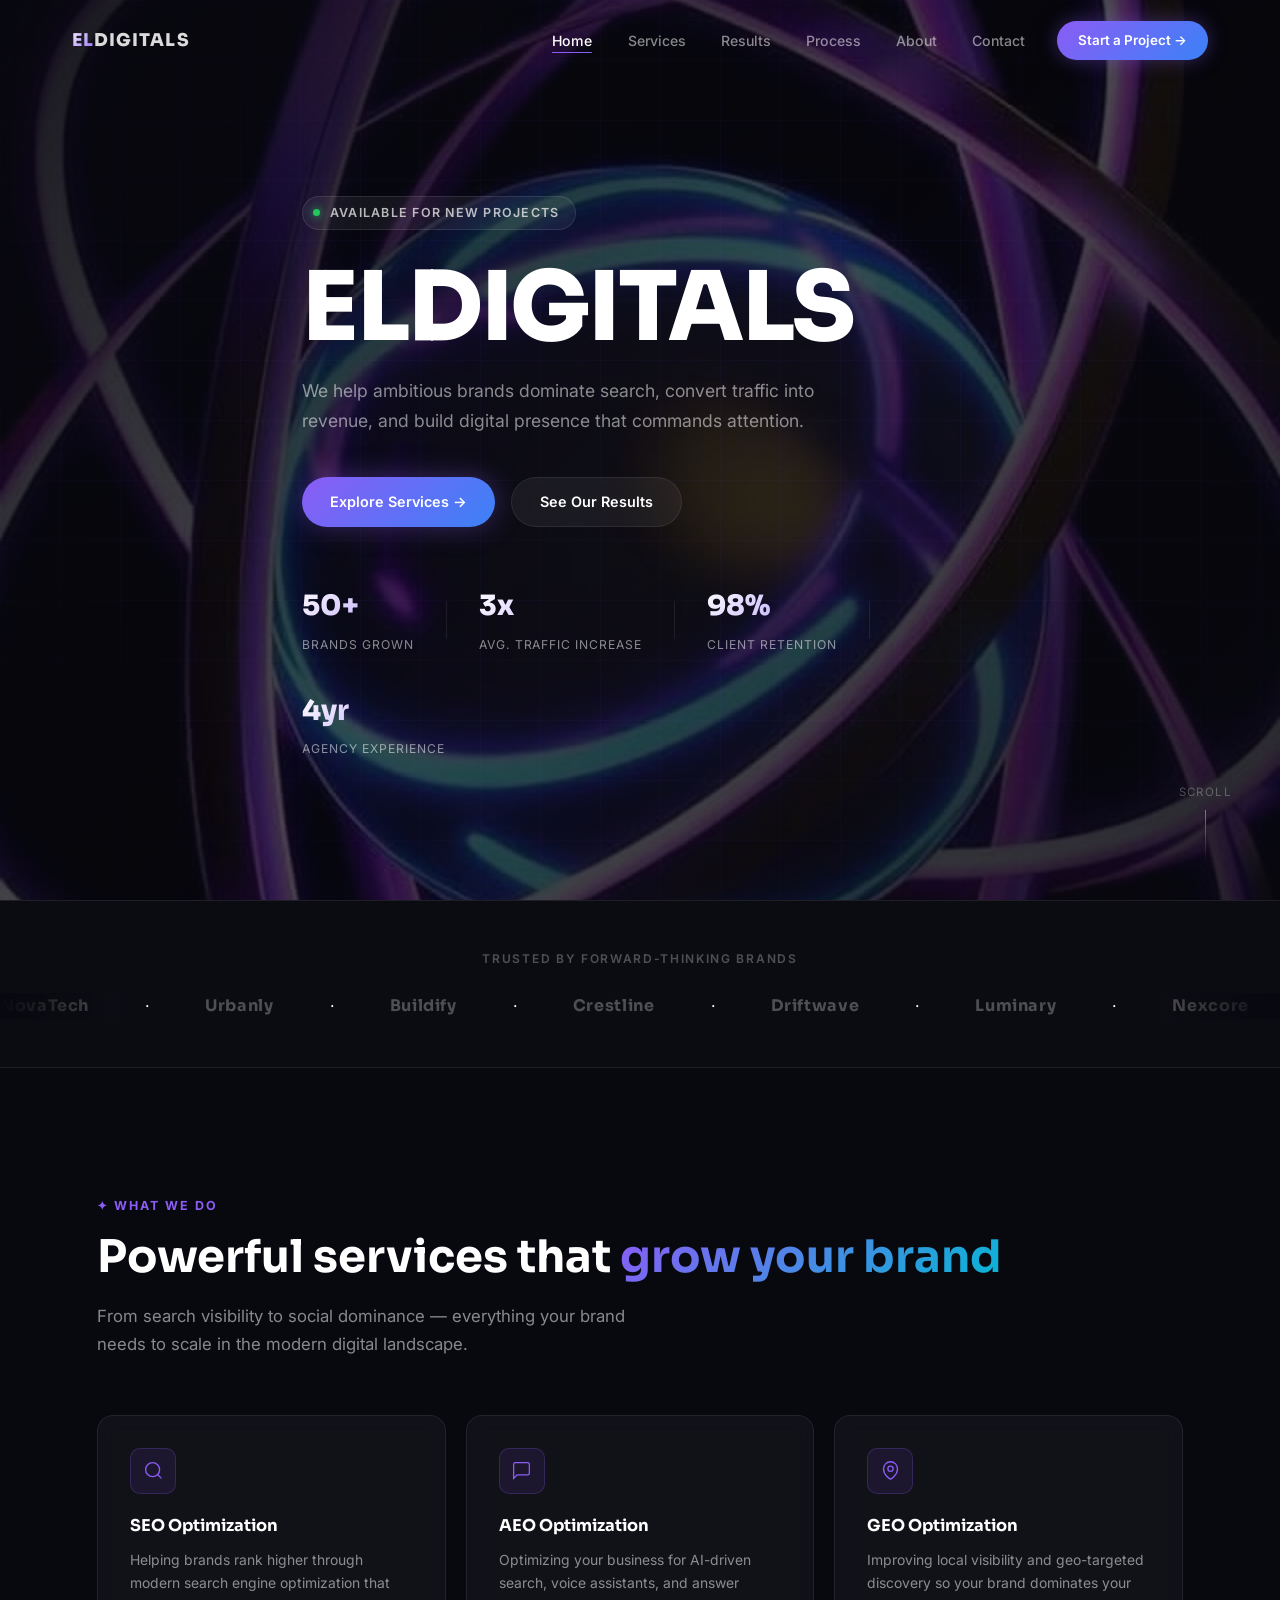
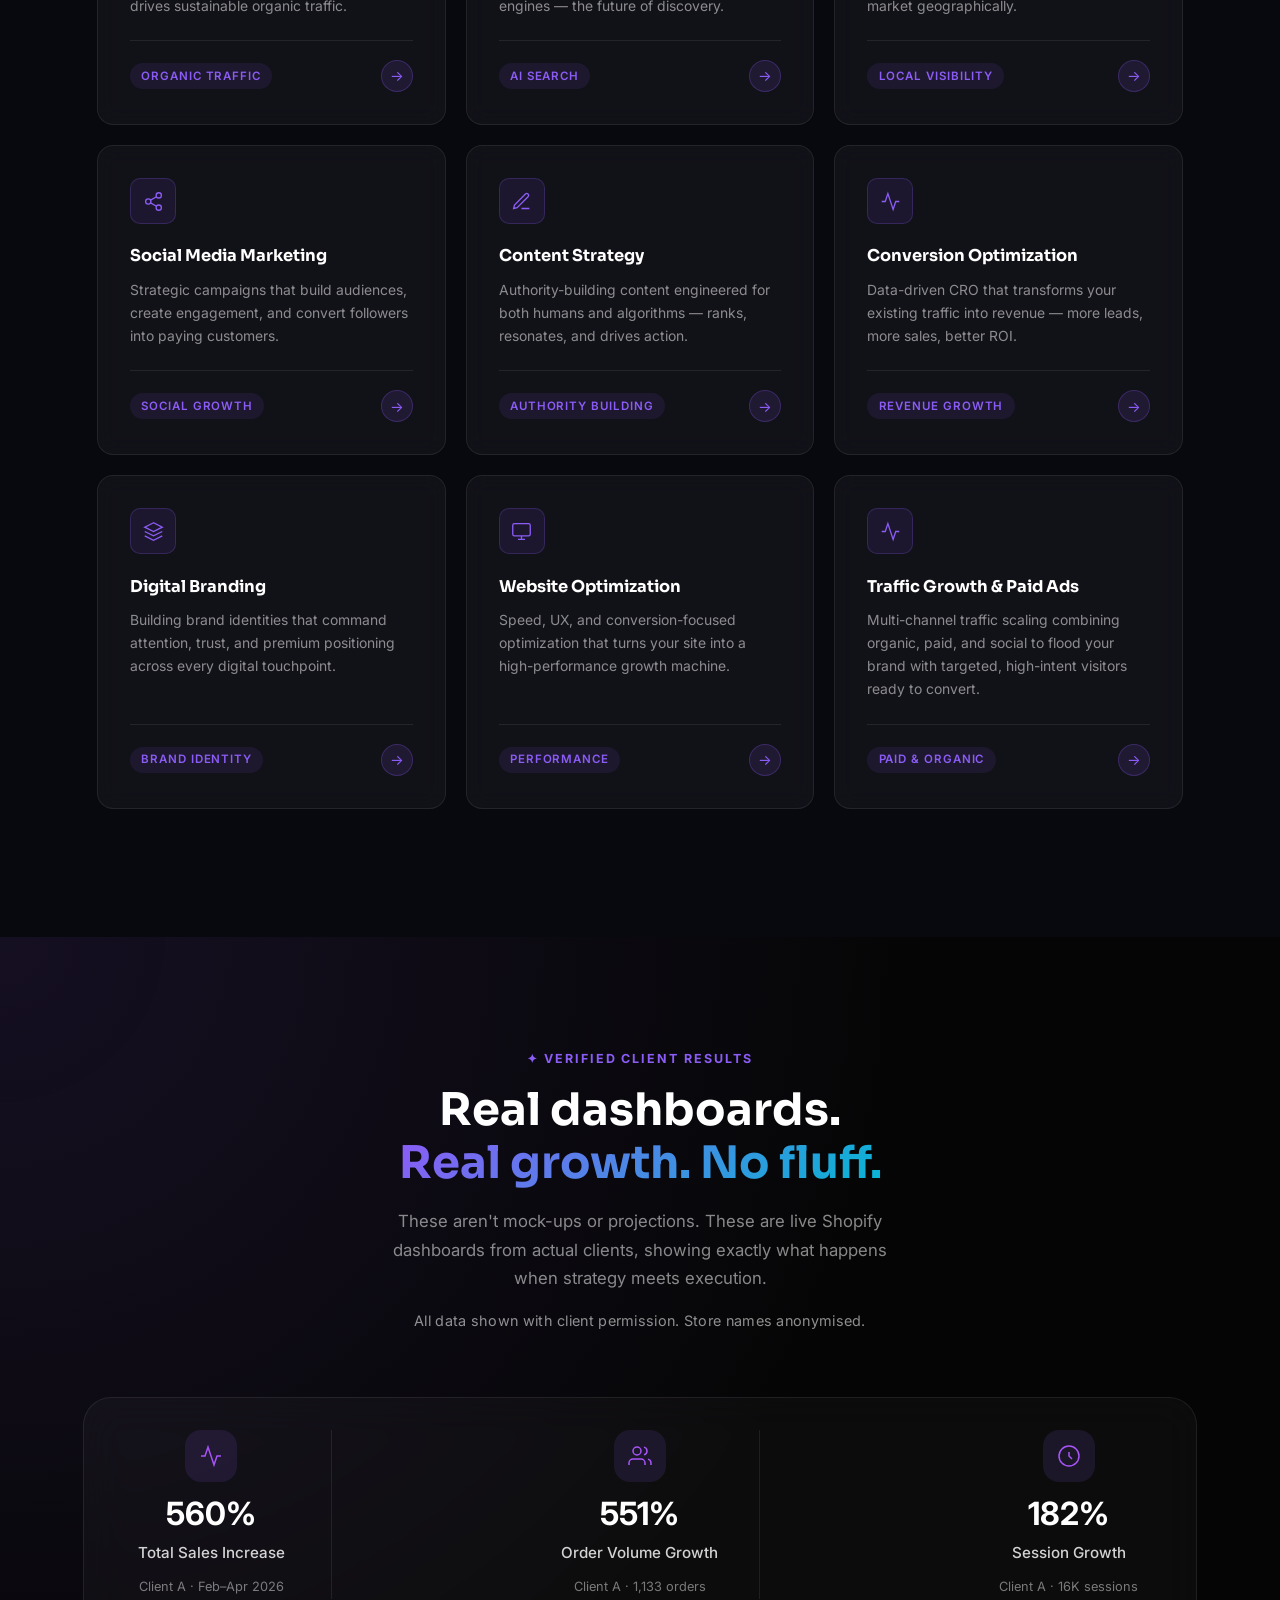
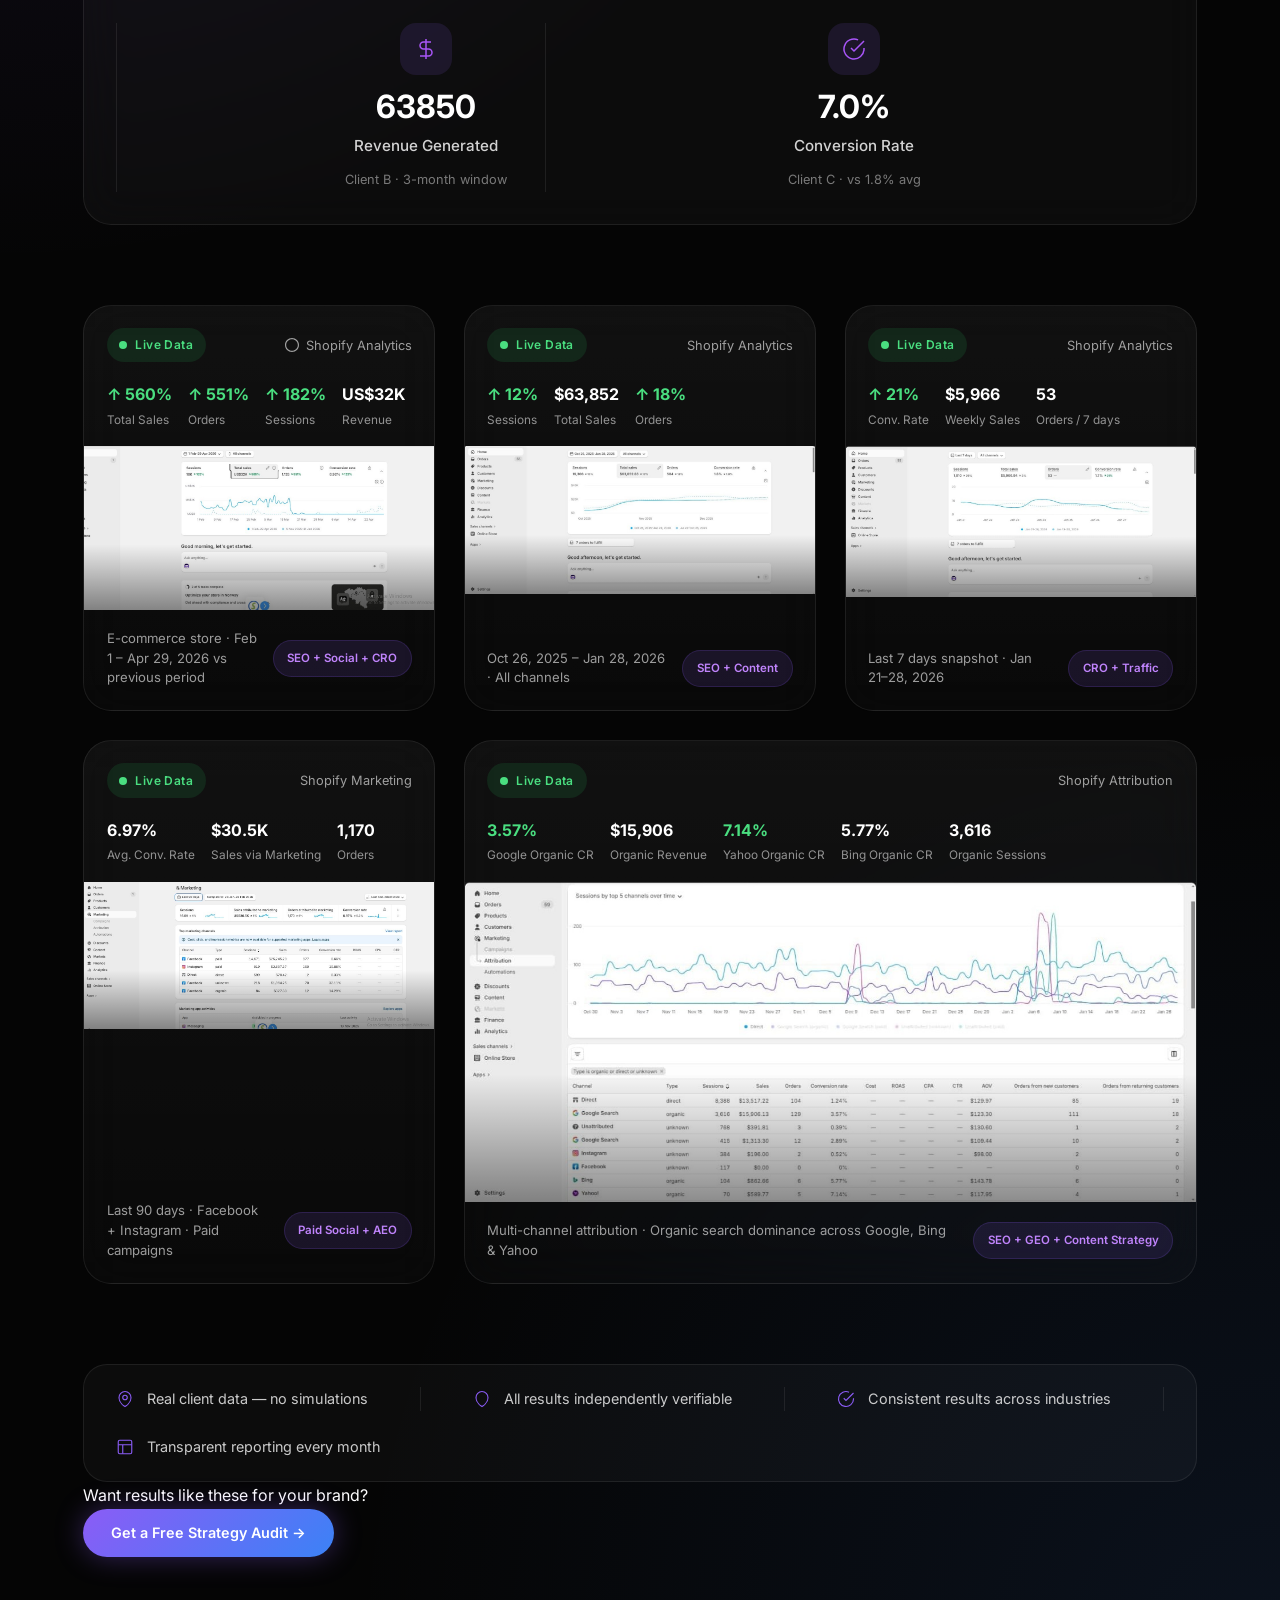
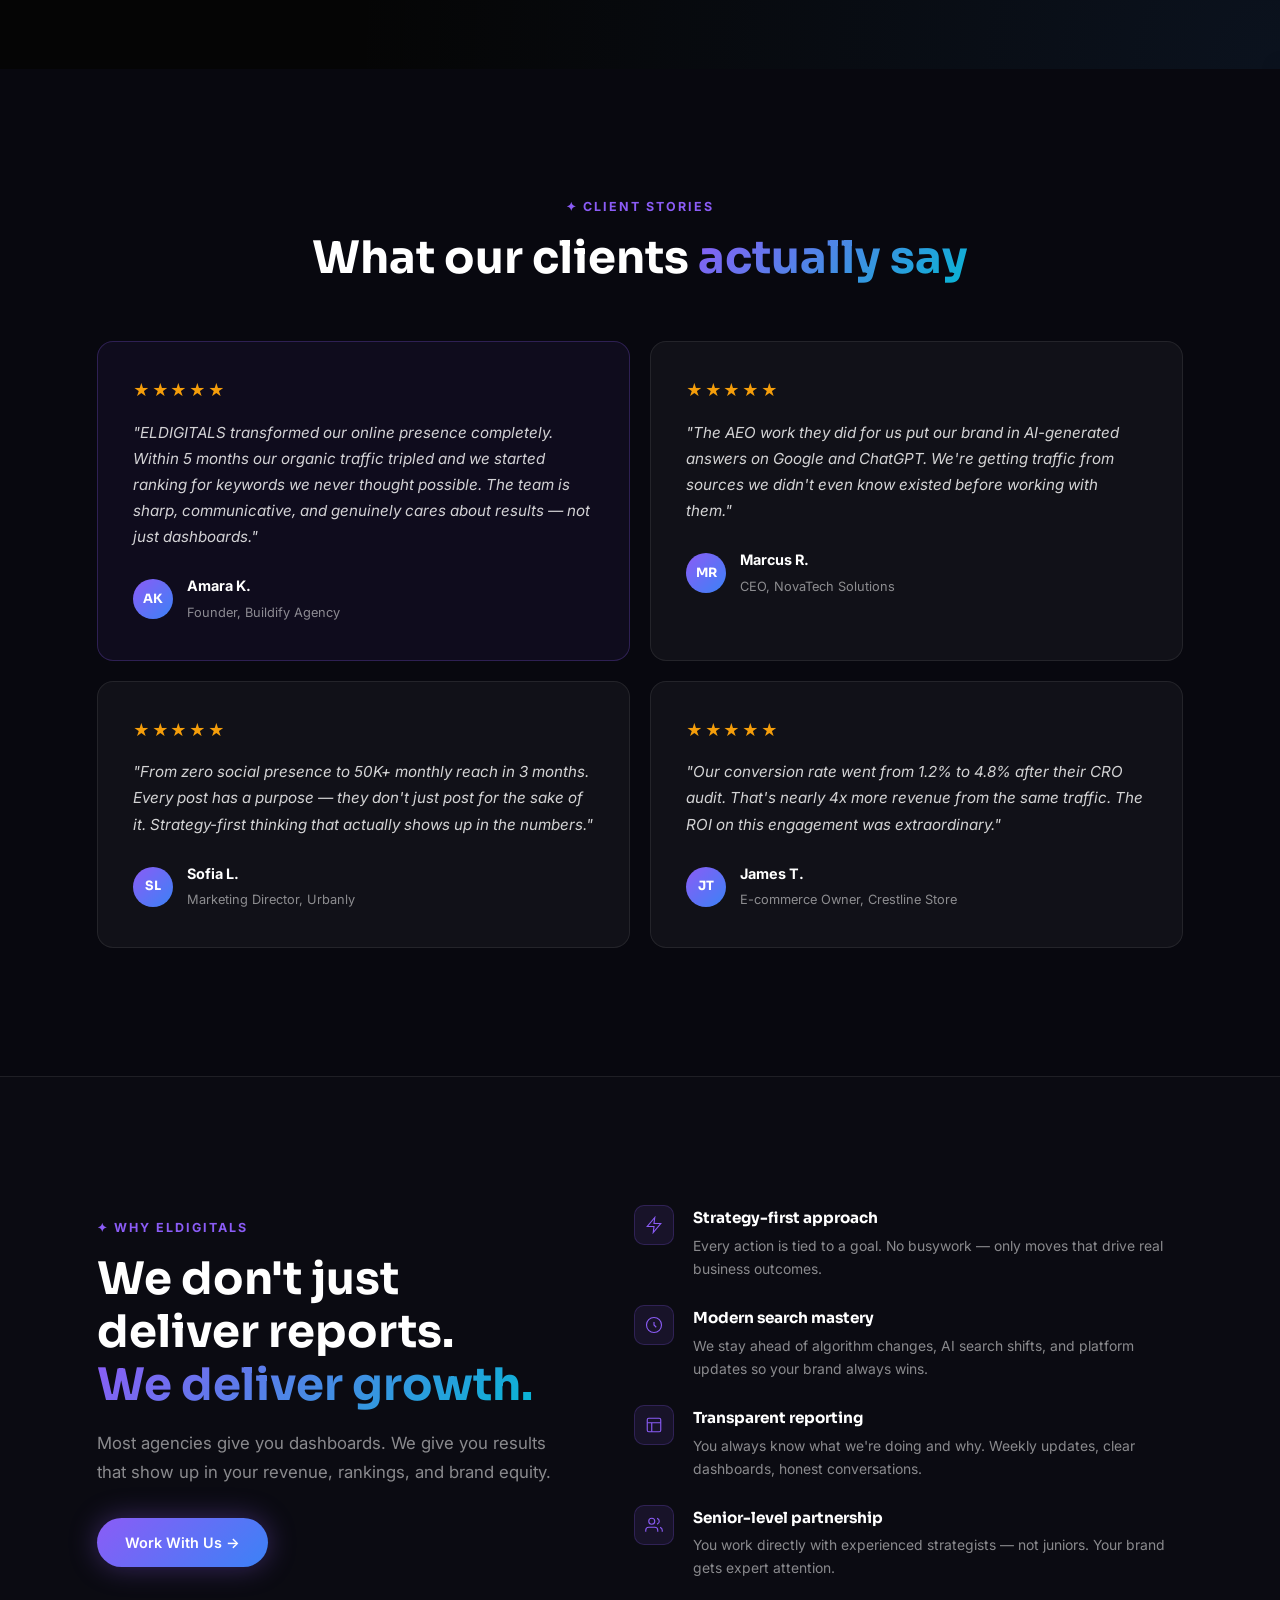
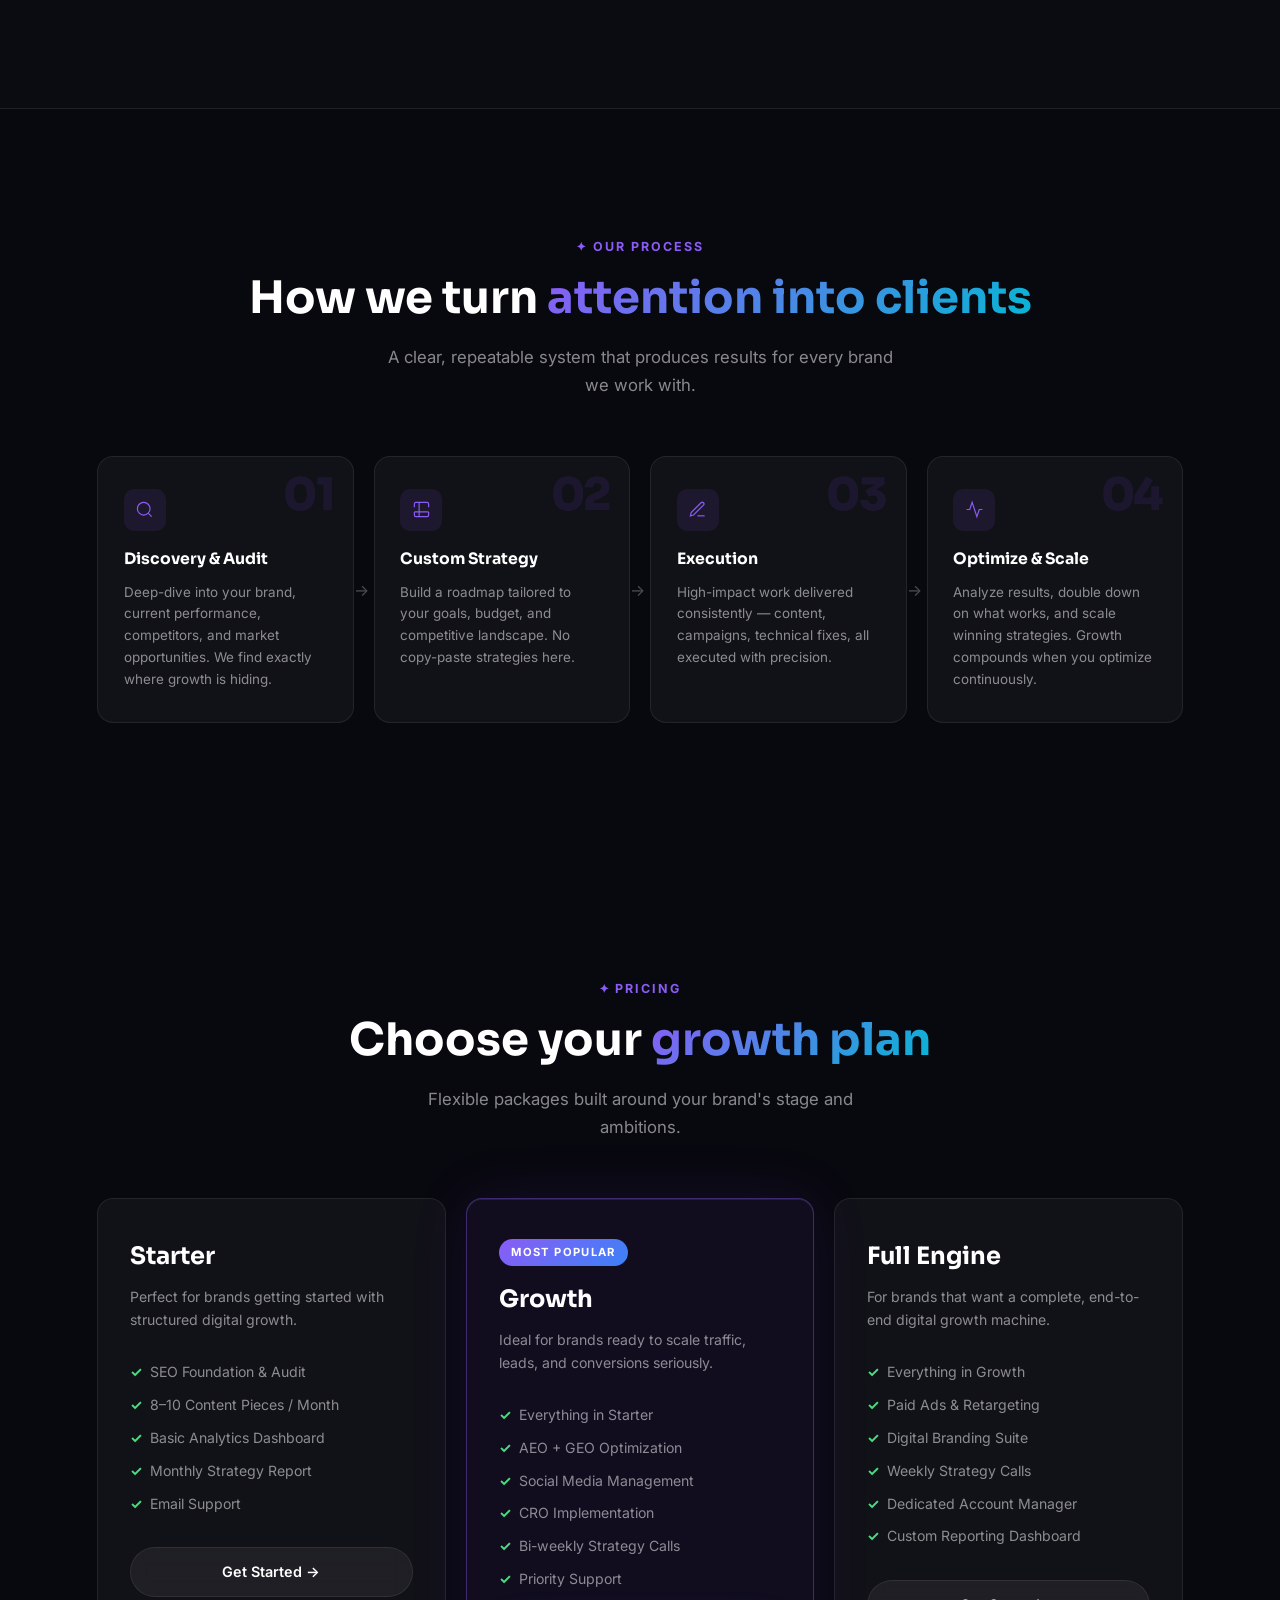
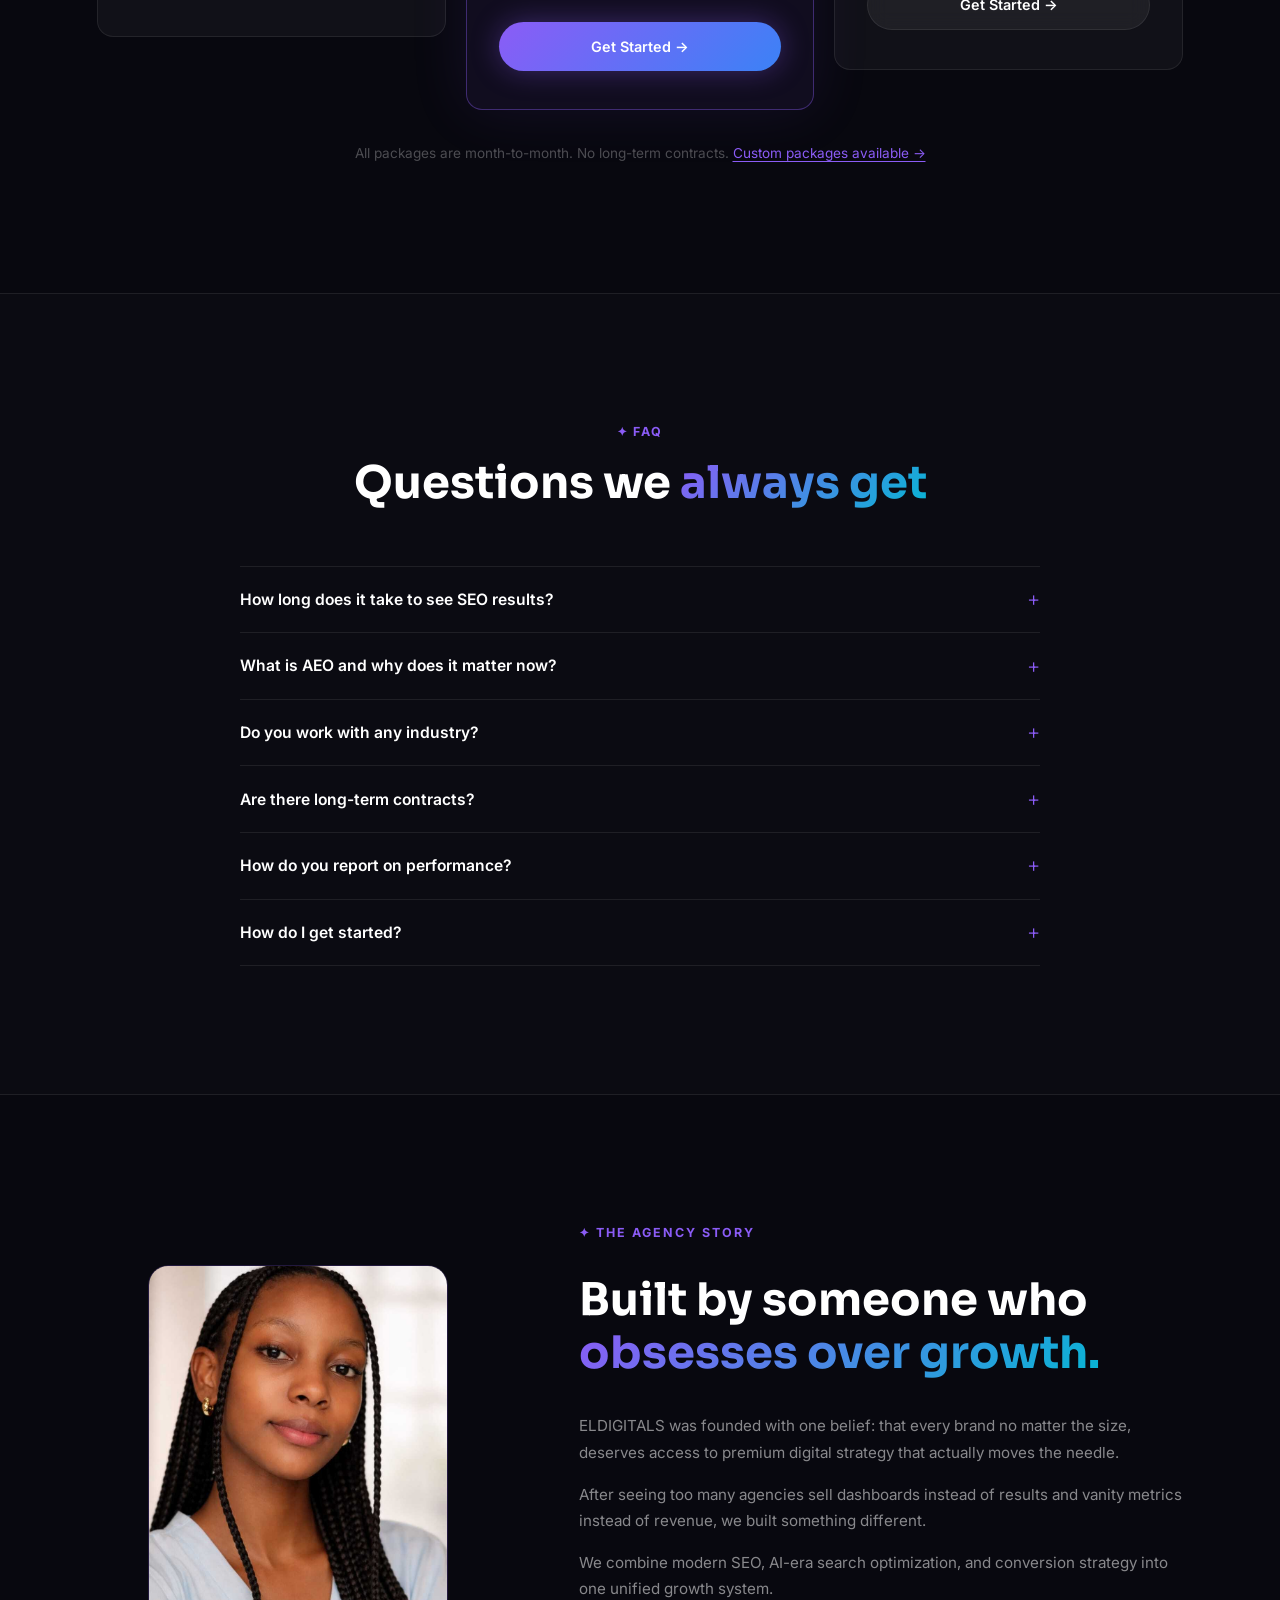
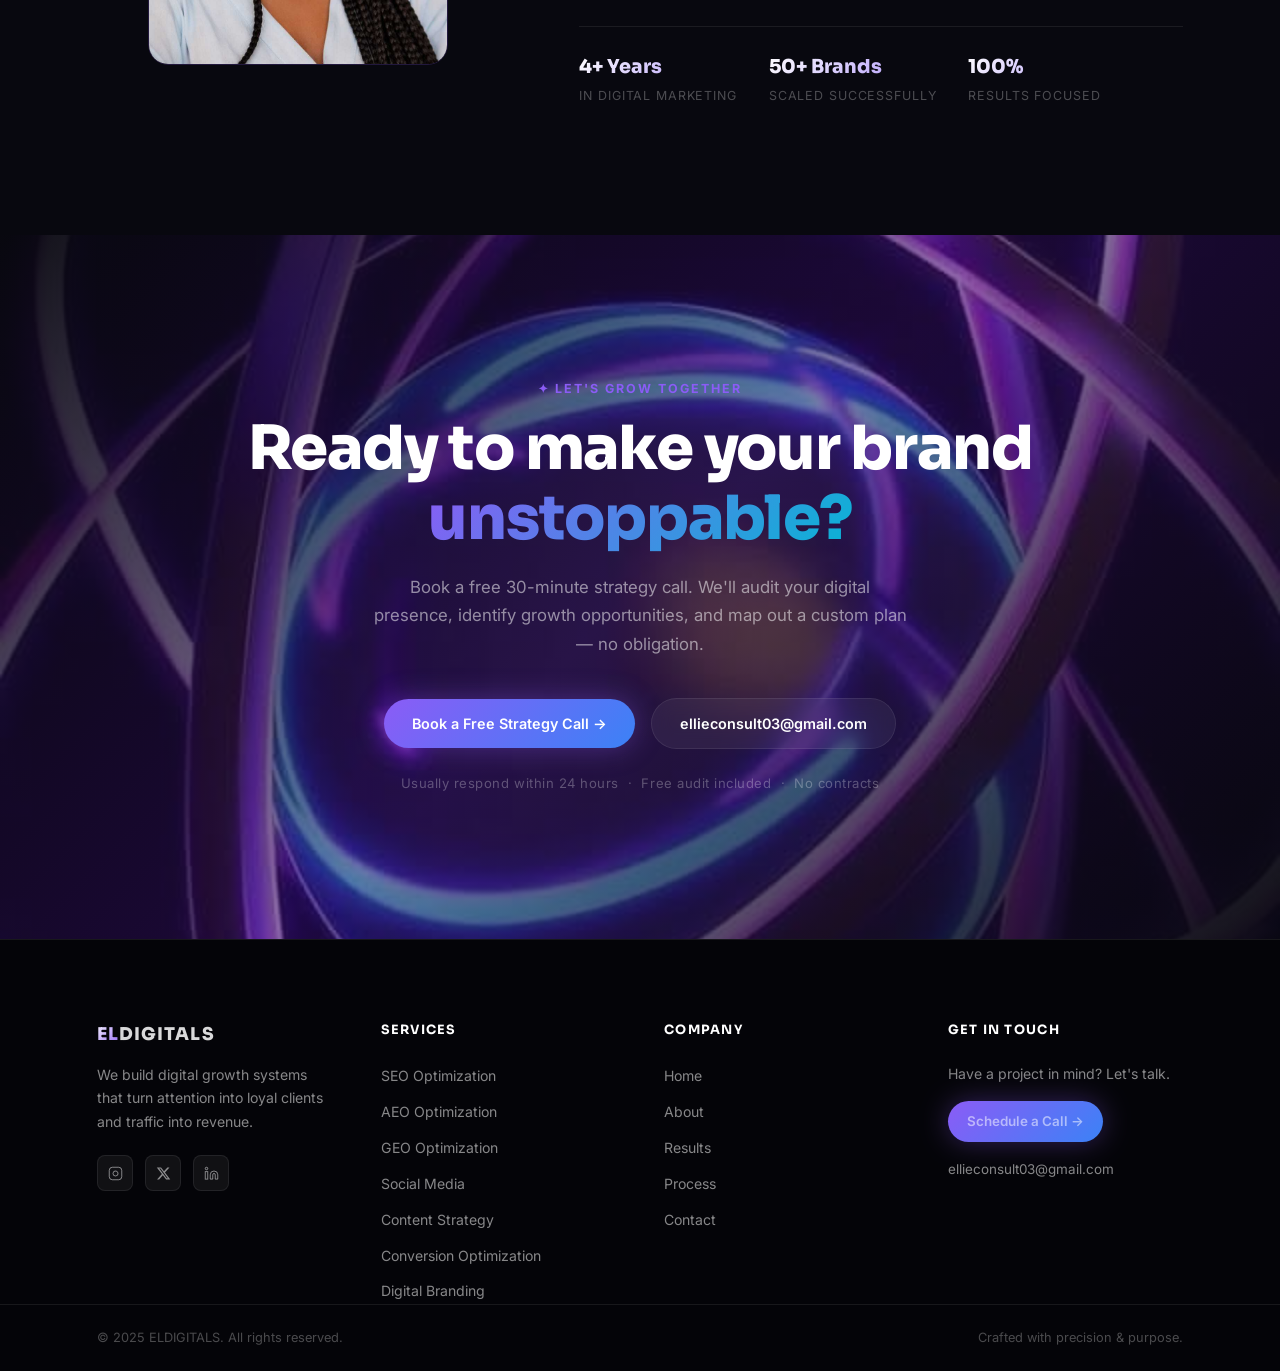
<file: index.html>
<!DOCTYPE html>
<html lang="en">
<head>
<meta charset="UTF-8" />
<meta name="viewport" content="width=device-width, initial-scale=1.0" />
<meta name="description" content="ELDIGITALS — Premium digital growth agency. SEO, AEO, GEO, Social Media Marketing, and Conversion Optimization for modern brands." />
<meta property="og:title" content="ELDIGITALS">
<meta property="og:description" content="Premium digital growth agency">
<meta property="og:image" content="preview.jpg">
<meta property="og:type" content="website">
<meta name="twitter:card" content="summary_large_image">
<meta name="theme-color" content="#08080f" />
<title>ELDIGITALS — Modern Digital Growth Agency</title>
<link rel="preconnect" href="https://fonts.googleapis.com" />
<link rel="preconnect" href="https://fonts.gstatic.com" crossorigin />
<link href="https://fonts.googleapis.com/css2?family=Sora:wght@300;400;600;700;800&family=Inter:wght@300;400;500;600&display=swap" rel="stylesheet" />
<link rel="shortcut icon" href="favicon.jpg">
<link rel="canonical" href="https://elliesam-cmyk.github.io/eldigitals">
<link rel="stylesheet" href="style.css" />
<script type="application/ld+json">
{
 "@context":"https://schema.org",
 "@type":"Organization",
 "name":"ELDIGITALS",
 "url":"https://elliesam-cmyk.github.io/eldigitals"
}
</script>
</head>
<body>
<!-- ░░ BACKGROUND SYSTEM ░░ -->
<div class="bg-glow" aria-hidden="true">
<div class="glow glow-purple"></div>
<div class="glow glow-blue"></div>
<div class="noise"></div>
</div>
<!-- ══════════════════════════════════════
NAVBAR
══════════════════════════════════════ -->
<nav class="navbar" id="navbar" role="navigation" aria-label="Main navigation">
<div class="nav-container">
<a href="index.html" class="nav-logo" aria-label="ELDIGITALS — Go to homepage">
<span class="logo-el">EL</span><span class="logo-digitals">DIGITALS</span>
</a>
<ul class="nav-links" id="navLinks" role="list">
<li><a href="#home" class="nav-link">Home</a></li>
<li><a href="#services" class="nav-link">Services</a></li>
<li><a href="#results" class="nav-link">Results</a></li>
<li><a href="#process" class="nav-link">Process</a></li>
<li><a href="#about" class="nav-link">About</a></li>
<li><a href="#contact" class="nav-link">Contact</a></li>
</ul>
<a href="#contact" class="nav-cta">Start a Project →</a>
<button class="nav-toggle" id="navToggle" aria-label="Open menu" aria-expanded="false">
<span></span><span></span><span></span>
</button>
</div>
</nav>
<!-- ══════════════════════════════════════
HERO
══════════════════════════════════════ -->
<section class="hero" id="home" aria-label="Hero">
<div class="hero-bg" style="background-image:url('hero-image.jpg');"></div>
<div class="hero-overlay"></div>
<div class="hero-grid" aria-hidden="true"></div>
<div class="hero-content">
<!-- availability badge -->
<div class="hero-badge">
<span class="badge-dot"></span>
Available for new projects
</div>
<!-- headline -->
<h1 class="hero-title">
  <span class="hero-main">ELDIGITALS</span>
</h1>

<p class="hero-desc">
  We help ambitious brands dominate search, convert traffic into revenue, and build digital presence that commands attention.
</p>
<!-- CTAs -->
<div class="hero-actions">
<a href="#services" class="btn btn-primary">Explore Services →</a>
<a href="#results" class="btn btn-ghost">See Our Results</a>
</div>
<!-- stats row -->
<div class="hero-stats" aria-label="Agency statistics">
<div class="stat">
<span class="stat-num" data-target="50" data-suffix="+">50+</span>
<span class="stat-label">Brands Grown</span>
</div>
<div class="stat-divider" aria-hidden="true"></div>
<div class="stat">
<span class="stat-num" data-target="3" data-suffix="x">3x</span>
<span class="stat-label">Avg. Traffic Increase</span>
</div>
<div class="stat-divider" aria-hidden="true"></div>
<div class="stat">
<span class="stat-num" data-target="98" data-suffix="%">98%</span>
<span class="stat-label">Client Retention</span>
</div>
<div class="stat-divider" aria-hidden="true"></div>
<div class="stat">
<span class="stat-num" data-target="4" data-suffix="yr">4yr</span>
<span class="stat-label">Agency Experience</span>
</div>
</div>
</div>
<!-- scroll hint -->
<div class="hero-scroll" aria-hidden="true">
<span>Scroll</span>
<div class="scroll-line"></div>
</div>
</section>
<!-- ══════════════════════════════════════
LOGO MARQUEE — social proof
══════════════════════════════════════ -->
<section class="logos-strip" aria-label="Trusted by brands">
<div class="logos-label">Trusted by forward-thinking brands</div>
<div class="logos-track" aria-hidden="true">
<div class="logos-inner" id="logosInner">
<span class="logo-item">NovaTech</span>
<span class="logo-sep">·</span>
<span class="logo-item">Urbanly</span>
<span class="logo-sep">·</span>
<span class="logo-item">Buildify</span>
<span class="logo-sep">·</span>
<span class="logo-item">Crestline</span>
<span class="logo-sep">·</span>
<span class="logo-item">Driftwave</span>
<span class="logo-sep">·</span>
<span class="logo-item">Luminary</span>
<span class="logo-sep">·</span>
<span class="logo-item">Nexcore</span>
<span class="logo-sep">·</span>
<span class="logo-item">Peakform</span>
<span class="logo-sep">·</span>
<!-- duplicate for seamless loop -->
<span class="logo-item">NovaTech</span>
<span class="logo-sep">·</span>
<span class="logo-item">Urbanly</span>
<span class="logo-sep">·</span>
<span class="logo-item">Buildify</span>
<span class="logo-sep">·</span>
<span class="logo-item">Crestline</span>
<span class="logo-sep">·</span>
<span class="logo-item">Driftwave</span>
<span class="logo-sep">·</span>
<span class="logo-item">Luminary</span>
<span class="logo-sep">·</span>
<span class="logo-item">Nexcore</span>
<span class="logo-sep">·</span>
<span class="logo-item">Peakform</span>
<span class="logo-sep">·</span>
</div>
</div>
</section>
<!-- ══════════════════════════════════════
SERVICES
══════════════════════════════════════ -->
<section class="services" id="services" aria-label="Services">
<div class="container">
<div class="section-header">
<div class="section-label">✦ What We Do</div>
<h2 class="section-title">Powerful services that <span class="gradient-text">grow your brand</span></h2>
<p class="section-desc">From search visibility to social dominance — everything your brand needs to scale in the modern digital landscape.</p>
</div>
<div class="services-grid">
<a href="seo.html" class="service-card" aria-label="SEO Optimization — learn more">
<div class="card-glow" aria-hidden="true"></div>
<div class="card-icon" aria-hidden="true">
<svg viewBox="0 0 24 24" fill="none" stroke="currentColor" stroke-width="1.5"><circle cx="11" cy="11" r="8"/><path d="m21 21-4.35-4.35"/></svg>
</div>
<div class="card-body">
<h3>SEO Optimization</h3>
<p>Helping brands rank higher through modern search engine optimization that drives sustainable organic traffic.</p>
</div>
<div class="card-footer">
<span class="card-tag">Organic Traffic</span>
<span class="card-arrow" aria-hidden="true">→</span>
</div>
</a>
<a href="aeo.html" class="service-card" aria-label="AEO Optimization — learn more">
<div class="card-glow" aria-hidden="true"></div>
<div class="card-icon" aria-hidden="true">
<svg viewBox="0 0 24 24" fill="none" stroke="currentColor" stroke-width="1.5"><path d="M21 15a2 2 0 0 1-2 2H7l-4 4V5a2 2 0 0 1 2-2h14a2 2 0 0 1 2 2z"/></svg>
</div>
<div class="card-body">
<h3>AEO Optimization</h3>
<p>Optimizing your business for AI-driven search, voice assistants, and answer engines — the future of discovery.</p>
</div>
<div class="card-footer">
<span class="card-tag">AI Search</span>
<span class="card-arrow" aria-hidden="true">→</span>
</div>
</a>
<a href="geo.html" class="service-card" aria-label="GEO Optimization — learn more">
<div class="card-glow" aria-hidden="true"></div>
<div class="card-icon" aria-hidden="true">
<svg viewBox="0 0 24 24" fill="none" stroke="currentColor" stroke-width="1.5"><path d="M12 22s-8-4.5-8-11.8A8 8 0 0 1 12 2a8 8 0 0 1 8 8.2c0 7.3-8 11.8-8 11.8z"/><circle cx="12" cy="10" r="3"/></svg>
</div>
<div class="card-body">
<h3>GEO Optimization</h3>
<p>Improving local visibility and geo-targeted discovery so your brand dominates your market geographically.</p>
</div>
<div class="card-footer">
<span class="card-tag">Local Visibility</span>
<span class="card-arrow" aria-hidden="true">→</span>
</div>
</a>
<a href="social-media.html" class="service-card" aria-label="Social Media Marketing — learn more">
<div class="card-glow" aria-hidden="true"></div>
<div class="card-icon" aria-hidden="true">
<svg viewBox="0 0 24 24" fill="none" stroke="currentColor" stroke-width="1.5"><circle cx="18" cy="5" r="3"/><circle cx="6" cy="12" r="3"/><circle cx="18" cy="19" r="3"/><line x1="8.59" y1="13.51" x2="15.42" y2="17.49"/><line x1="15.41" y1="6.51" x2="8.59" y2="10.49"/></svg>
</div>
<div class="card-body">
<h3>Social Media Marketing</h3>
<p>Strategic campaigns that build audiences, create engagement, and convert followers into paying customers.</p>
</div>
<div class="card-footer">
<span class="card-tag">Social Growth</span>
<span class="card-arrow" aria-hidden="true">→</span>
</div>
</a>
<a href="content-strategy.html" class="service-card" aria-label="Content Strategy — learn more">
<div class="card-glow" aria-hidden="true"></div>
<div class="card-icon" aria-hidden="true">
<svg viewBox="0 0 24 24" fill="none" stroke="currentColor" stroke-width="1.5"><path d="M12 20h9"/><path d="M16.5 3.5a2.12 2.12 0 0 1 3 3L7 19l-4 1 1-4Z"/></svg>
</div>
<div class="card-body">
<h3>Content Strategy</h3>
<p>Authority-building content engineered for both humans and algorithms — ranks, resonates, and drives action.</p>
</div>
<div class="card-footer">
<span class="card-tag">Authority Building</span>
<span class="card-arrow" aria-hidden="true">→</span>
</div>
</a>
<a href="conversion-optimization.html" class="service-card" aria-label="Conversion Optimization — learn more">
<div class="card-glow" aria-hidden="true"></div>
<div class="card-icon" aria-hidden="true">
<svg viewBox="0 0 24 24" fill="none" stroke="currentColor" stroke-width="1.5"><polyline points="22 12 18 12 15 21 9 3 6 12 2 12"/></svg>
</div>
<div class="card-body">
<h3>Conversion Optimization</h3>
<p>Data-driven CRO that transforms your existing traffic into revenue — more leads, more sales, better ROI.</p>
</div>
<div class="card-footer">
<span class="card-tag">Revenue Growth</span>
<span class="card-arrow" aria-hidden="true">→</span>
</div>
</a>
<a href="digital-branding.html" class="service-card" aria-label="Digital Branding — learn more">
<div class="card-glow" aria-hidden="true"></div>
<div class="card-icon" aria-hidden="true">
<svg viewBox="0 0 24 24" fill="none" stroke="currentColor" stroke-width="1.5"><path d="M12 2L2 7l10 5 10-5-10-5z"/><path d="M2 17l10 5 10-5"/><path d="M2 12l10 5 10-5"/></svg>
</div>
<div class="card-body">
<h3>Digital Branding</h3>
<p>Building brand identities that command attention, trust, and premium positioning across every digital touchpoint.</p>
</div>
<div class="card-footer">
<span class="card-tag">Brand Identity</span>
<span class="card-arrow" aria-hidden="true">→</span>
</div>
</a>
<a href="website-optimization.html" class="service-card" aria-label="Website Optimization — learn more">
<div class="card-glow" aria-hidden="true"></div>
<div class="card-icon" aria-hidden="true">
<svg viewBox="0 0 24 24" fill="none" stroke="currentColor" stroke-width="1.5"><rect x="2" y="3" width="20" height="14" rx="2"/><path d="M8 21h8M12 17v4"/></svg>
</div>
<div class="card-body">
<h3>Website Optimization</h3>
<p>Speed, UX, and conversion-focused optimization that turns your site into a high-performance growth machine.</p>
</div>
<div class="card-footer">
<span class="card-tag">Performance</span>
<span class="card-arrow" aria-hidden="true">→</span>
</div>
</a>
<a href="traffic-growth.html" class="service-card" aria-label="Traffic Growth and Paid Ads — learn more">
<div class="card-glow" aria-hidden="true"></div>
<div class="card-icon" aria-hidden="true">
<svg viewBox="0 0 24 24" fill="none" stroke="currentColor" stroke-width="1.5"><path d="M22 12h-4l-3 9L9 3l-3 9H2"/></svg>
</div>
<div class="card-body">
<h3>Traffic Growth &amp; Paid Ads</h3>
<p>Multi-channel traffic scaling combining organic, paid, and social to flood your brand with targeted, high-intent visitors ready to convert.</p>
</div>
<div class="card-footer">
<span class="card-tag">Paid &amp; Organic</span>
<span class="card-arrow" aria-hidden="true">→</span>
</div>
</a>
</div>
</div>
</section>

<!-- ══════════════════════════════════════
       REAL RESULTS — PROOF SECTION
 ══════════════════════════════════════ -->
  <section class="proof" id="proof" aria-label="Client proof and real results">
    <div class="container">

      <!-- Header -->
      <div class="section-header section-header--center">
        <div class="section-label">✦ Verified Client Results</div>
        <h2 class="section-title">Real dashboards.<br><span class="gradient-text">Real growth. No fluff.</span></h2>
        <p class="section-desc" style="max-width:540px;margin:0 auto 1rem;">
          These aren't mock-ups or projections. These are live Shopify dashboards from actual clients, showing exactly what happens when strategy meets execution.
        </p>
        <p class="proof-disclaimer">All data shown with client permission. Store names anonymised.</p>
      </div>

      <!-- ── BIG METRICS ROW ── -->
      <div class="proof-metrics">

        <div class="proof-metric">
          <span class="pm-icon" aria-hidden="true">
            <svg viewBox="0 0 24 24" fill="none" stroke="currentColor" stroke-width="1.5"><polyline points="22 12 18 12 15 21 9 3 6 12 2 12"/></svg>
          </span>
          <span class="pm-num" data-target="560" data-suffix="%">560%</span>
          <span class="pm-label">Total Sales Increase</span>
          <span class="pm-source">Client A · Feb–Apr 2026</span>
        </div>

        <div class="proof-metric-div" aria-hidden="true"></div>

        <div class="proof-metric">
          <span class="pm-icon" aria-hidden="true">
            <svg viewBox="0 0 24 24" fill="none" stroke="currentColor" stroke-width="1.5"><path d="M17 21v-2a4 4 0 0 0-4-4H5a4 4 0 0 0-4 4v2"/><circle cx="9" cy="7" r="4"/><path d="M23 21v-2a4 4 0 0 0-3-3.87"/><path d="M16 3.13a4 4 0 0 1 0 7.75"/></svg>
          </span>
          <span class="pm-num" data-target="551" data-suffix="%">551%</span>
          <span class="pm-label">Order Volume Growth</span>
          <span class="pm-source">Client A · 1,133 orders</span>
        </div>

        <div class="proof-metric-div" aria-hidden="true"></div>

        <div class="proof-metric">
          <span class="pm-icon" aria-hidden="true">
            <svg viewBox="0 0 24 24" fill="none" stroke="currentColor" stroke-width="1.5"><circle cx="12" cy="12" r="10"/><path d="M12 8v4l3 3"/></svg>
          </span>
          <span class="pm-num" data-target="182" data-suffix="%">182%</span>
          <span class="pm-label">Session Growth</span>
          <span class="pm-source">Client A · 16K sessions</span>
        </div>

        <div class="proof-metric-div" aria-hidden="true"></div>

        <div class="proof-metric">
          <span class="pm-icon" aria-hidden="true">
            <svg viewBox="0 0 24 24" fill="none" stroke="currentColor" stroke-width="1.5"><path d="M12 2v20M17 5H9.5a3.5 3.5 0 0 0 0 7h5a3.5 3.5 0 0 1 0 7H6"/></svg>
          </span>
          <span class="pm-num" data-target="63852" data-suffix="">$63,852</span>
          <span class="pm-label">Revenue Generated</span>
          <span class="pm-source">Client B · 3-month window</span>
        </div>

        <div class="proof-metric-div" aria-hidden="true"></div>

        <div class="proof-metric">
          <span class="pm-icon" aria-hidden="true">
            <svg viewBox="0 0 24 24" fill="none" stroke="currentColor" stroke-width="1.5"><path d="M22 11.08V12a10 10 0 1 1-5.93-9.14"/><polyline points="22 4 12 14.01 9 11.01"/></svg>
          </span>
          <span class="pm-num" data-target="6.97" data-suffix="%">6.97%</span>
          <span class="pm-label">Conversion Rate</span>
          <span class="pm-source">Client C · vs 1.8% avg</span>
        </div>

      </div>

      <!-- ── DASHBOARD SCREENSHOTS GRID ── -->
      <div class="proof-grid">

        <!-- Card 1 — BIG: Revenue growth 560% -->
        <div class="proof-card proof-card--featured">
          <div class="proof-card-header">
            <div class="proof-card-meta">
              <span class="proof-badge proof-badge--green">
                <svg viewBox="0 0 10 10" fill="currentColor" aria-hidden="true"><circle cx="5" cy="5" r="5"/></svg>
                Live Data
              </span>
              <span class="proof-platform">
                <svg viewBox="0 0 24 24" fill="currentColor" width="14" height="14" aria-hidden="true"><path d="M12 0C5.373 0 0 5.373 0 12s5.373 12 12 12 12-5.373 12-12S18.627 0 12 0zm0 2c5.514 0 10 4.486 10 10s-4.486 10-10 10S2 17.514 2 12 6.486 2 12 2z"/></svg>
                Shopify Analytics
              </span>
            </div>
            <div class="proof-card-kpis">
              <div class="proof-kpi">
                <span class="proof-kpi-val proof-kpi-val--up">↑ 560%</span>
                <span class="proof-kpi-label">Total Sales</span>
              </div>
              <div class="proof-kpi">
                <span class="proof-kpi-val proof-kpi-val--up">↑ 551%</span>
                <span class="proof-kpi-label">Orders</span>
              </div>
              <div class="proof-kpi">
                <span class="proof-kpi-val proof-kpi-val--up">↑ 182%</span>
                <span class="proof-kpi-label">Sessions</span>
              </div>
              <div class="proof-kpi">
                <span class="proof-kpi-val">US$32K</span>
                <span class="proof-kpi-label">Revenue</span>
              </div>
            </div>
          </div>
          <div class="proof-img-wrap">
            <img
              src="after-5.jpeg"
              alt="Shopify dashboard showing 560% total sales increase, 551% order growth, 182% session growth — Feb to Apr 2026"
              loading="lazy"
              class="proof-img"
            />
            <div class="proof-img-overlay" aria-hidden="true"></div>
          </div>
          <div class="proof-card-footer">
            <p class="proof-context">E-commerce store · Feb 1 – Apr 29, 2026 vs previous period</p>
            <span class="proof-service-tag">SEO + Social + CRO</span>
          </div>
        </div>

        <!-- Card 2 — Revenue chart $63K -->
        <div class="proof-card">
          <div class="proof-card-header">
            <div class="proof-card-meta">
              <span class="proof-badge proof-badge--green">
                <svg viewBox="0 0 10 10" fill="currentColor" aria-hidden="true"><circle cx="5" cy="5" r="5"/></svg>
                Live Data
              </span>
              <span class="proof-platform">Shopify Analytics</span>
            </div>
            <div class="proof-card-kpis">
              <div class="proof-kpi">
                <span class="proof-kpi-val proof-kpi-val--up">↑ 12%</span>
                <span class="proof-kpi-label">Sessions</span>
              </div>
              <div class="proof-kpi">
                <span class="proof-kpi-val">$63,852</span>
                <span class="proof-kpi-label">Total Sales</span>
              </div>
              <div class="proof-kpi">
                <span class="proof-kpi-val proof-kpi-val--up">↑ 18%</span>
                <span class="proof-kpi-label">Orders</span>
              </div>
            </div>
          </div>
          <div class="proof-img-wrap">
            <img
              src="after-1.jpeg"
              alt="Shopify dashboard showing $63,852 in total sales with 19,306 sessions and 584 orders over 3-month period"
              loading="lazy"
              class="proof-img"
            />
            <div class="proof-img-overlay" aria-hidden="true"></div>
          </div>
          <div class="proof-card-footer">
            <p class="proof-context">Oct 26, 2025 – Jan 28, 2026 · All channels</p>
            <span class="proof-service-tag">SEO + Content</span>
          </div>
        </div>

        <!-- Card 3 — Weekly performance 1.7% CR up 21% -->
        <div class="proof-card">
          <div class="proof-card-header">
            <div class="proof-card-meta">
              <span class="proof-badge proof-badge--green">
                <svg viewBox="0 0 10 10" fill="currentColor" aria-hidden="true"><circle cx="5" cy="5" r="5"/></svg>
                Live Data
              </span>
              <span class="proof-platform">Shopify Analytics</span>
            </div>
            <div class="proof-card-kpis">
              <div class="proof-kpi">
                <span class="proof-kpi-val proof-kpi-val--up">↑ 21%</span>
                <span class="proof-kpi-label">Conv. Rate</span>
              </div>
              <div class="proof-kpi">
                <span class="proof-kpi-val">$5,966</span>
                <span class="proof-kpi-label">Weekly Sales</span>
              </div>
              <div class="proof-kpi">
                <span class="proof-kpi-val">53</span>
                <span class="proof-kpi-label">Orders / 7 days</span>
              </div>
            </div>
          </div>
          <div class="proof-img-wrap">
            <img
              src="after-2.jpeg"
              alt="Shopify dashboard last 7 days showing $5,966 sales, 53 orders, 1.7% conversion rate up 21%"
              loading="lazy"
              class="proof-img"
            />
            <div class="proof-img-overlay" aria-hidden="true"></div>
          </div>
          <div class="proof-card-footer">
            <p class="proof-context">Last 7 days snapshot · Jan 21–28, 2026</p>
            <span class="proof-service-tag">CRO + Traffic</span>
          </div>
        </div>

        <!-- Card 4 — Facebook / social marketing 6.97% CR -->
        <div class="proof-card">
          <div class="proof-card-header">
            <div class="proof-card-meta">
              <span class="proof-badge proof-badge--green">
                <svg viewBox="0 0 10 10" fill="currentColor" aria-hidden="true"><circle cx="5" cy="5" r="5"/></svg>
                Live Data
              </span>
              <span class="proof-platform">Shopify Marketing</span>
            </div>
            <div class="proof-card-kpis">
              <div class="proof-kpi">
                <span class="proof-kpi-val">6.97%</span>
                <span class="proof-kpi-label">Avg. Conv. Rate</span>
              </div>
              <div class="proof-kpi">
                <span class="proof-kpi-val">$30.5K</span>
                <span class="proof-kpi-label">Sales via Marketing</span>
              </div>
              <div class="proof-kpi">
                <span class="proof-kpi-val">1,170</span>
                <span class="proof-kpi-label">Orders</span>
              </div>
            </div>
          </div>
          <div class="proof-img-wrap">
            <img
              src="after-4.jpeg"
              alt="Shopify marketing attribution showing 6.97% conversion rate, $30,500 in attributed sales across Facebook, Instagram channels"
              loading="lazy"
              class="proof-img"
            />
            <div class="proof-img-overlay" aria-hidden="true"></div>
          </div>
          <div class="proof-card-footer">
            <p class="proof-context">Last 90 days · Facebook + Instagram · Paid campaigns</p>
            <span class="proof-service-tag">Paid Social + AEO</span>
          </div>
        </div>

        <!-- Card 5 — Multi-channel attribution SEO organic -->
        <div class="proof-card proof-card--wide">
          <div class="proof-card-header">
            <div class="proof-card-meta">
              <span class="proof-badge proof-badge--green">
                <svg viewBox="0 0 10 10" fill="currentColor" aria-hidden="true"><circle cx="5" cy="5" r="5"/></svg>
                Live Data
              </span>
              <span class="proof-platform">Shopify Attribution</span>
            </div>
            <div class="proof-card-kpis">
              <div class="proof-kpi">
                <span class="proof-kpi-val proof-kpi-val--up">3.57%</span>
                <span class="proof-kpi-label">Google Organic CR</span>
              </div>
              <div class="proof-kpi">
                <span class="proof-kpi-val">$15,906</span>
                <span class="proof-kpi-label">Organic Revenue</span>
              </div>
              <div class="proof-kpi">
                <span class="proof-kpi-val proof-kpi-val--up">7.14%</span>
                <span class="proof-kpi-label">Yahoo Organic CR</span>
              </div>
              <div class="proof-kpi">
                <span class="proof-kpi-val">5.77%</span>
                <span class="proof-kpi-label">Bing Organic CR</span>
              </div>
              <div class="proof-kpi">
                <span class="proof-kpi-val">3,616</span>
                <span class="proof-kpi-label">Organic Sessions</span>
              </div>
            </div>
          </div>
          <div class="proof-img-wrap">
            <img
              src="after-3.jpeg"
              alt="Shopify attribution dashboard showing multi-channel organic traffic — Google Search 3.57% conversion, $15,906 revenue, 3,616 sessions from organic"
              loading="lazy"
              class="proof-img"
            />
            <div class="proof-img-overlay" aria-hidden="true"></div>
          </div>
          <div class="proof-card-footer">
            <p class="proof-context">Multi-channel attribution · Organic search dominance across Google, Bing &amp; Yahoo</p>
            <span class="proof-service-tag">SEO + GEO + Content Strategy</span>
          </div>
        </div>

      </div>

      <!-- ── TRUST STRIP ── -->
      <div class="proof-trust-strip">
        <div class="proof-trust-item">
          <svg viewBox="0 0 24 24" fill="none" stroke="currentColor" stroke-width="1.5" aria-hidden="true"><path d="M12 22s-8-4.5-8-11.8A8 8 0 0 1 12 2a8 8 0 0 1 8 8.2c0 7.3-8 11.8-8 11.8z"/><circle cx="12" cy="10" r="3"/></svg>
          <span>Real client data — no simulations</span>
        </div>
        <div class="proof-trust-div" aria-hidden="true"></div>
        <div class="proof-trust-item">
          <svg viewBox="0 0 24 24" fill="none" stroke="currentColor" stroke-width="1.5" aria-hidden="true"><path d="M12 22s-8-4.5-8-11.8A8 8 0 0 1 12 2a8 8 0 0 1 8 8.2c0 7.3-8 11.8-8 11.8z"/></svg>
          <span>All results independently verifiable</span>
        </div>
        <div class="proof-trust-div" aria-hidden="true"></div>
        <div class="proof-trust-item">
          <svg viewBox="0 0 24 24" fill="none" stroke="currentColor" stroke-width="1.5" aria-hidden="true"><path d="M22 11.08V12a10 10 0 1 1-5.93-9.14"/><polyline points="22 4 12 14.01 9 11.01"/></svg>
          <span>Consistent results across industries</span>
        </div>
        <div class="proof-trust-div" aria-hidden="true"></div>
        <div class="proof-trust-item">
          <svg viewBox="0 0 24 24" fill="none" stroke="currentColor" stroke-width="1.5" aria-hidden="true"><rect x="3" y="3" width="18" height="18" rx="2"/><path d="M3 9h18M9 21V9"/></svg>
          <span>Transparent reporting every month</span>
        </div>
      </div>

      <!-- ── BOTTOM CTA ── -->
      <div class="proof-cta">
        <p>Want results like these for your brand?</p>
        <a href="#contact" class="btn btn-primary">Get a Free Strategy Audit →</a>
      </div>

    </div>
  </section>
  <!-- ══ END PROOF SECTION ══ -->


<!-- ══════════════════════════════════════
TESTIMONIALS
══════════════════════════════════════ -->
<section class="testimonials" aria-label="Client testimonials">
<div class="container">
<div class="section-header section-header--center">
<div class="section-label">✦ Client Stories</div>
<h2 class="section-title">What our clients <span class="gradient-text">actually say</span></h2>
</div>
<div class="testimonials-grid">
<div class="testi-card testi-card--featured">
<div class="testi-stars" aria-label="5 out of 5 stars">★★★★★</div>
<blockquote>"ELDIGITALS transformed our online presence completely. Within 5 months our organic traffic tripled and we started ranking for keywords we never thought possible. The team is sharp, communicative, and genuinely cares about results — not just dashboards."</blockquote>
<div class="testi-author">
<div class="testi-avatar" aria-hidden="true">AK</div>
<div class="testi-info">
<strong>Amara K.</strong>
<span>Founder, Buildify Agency</span>
</div>
</div>
</div>
<div class="testi-card">
<div class="testi-stars" aria-label="5 out of 5 stars">★★★★★</div>
<blockquote>"The AEO work they did for us put our brand in AI-generated answers on Google and ChatGPT. We're getting traffic from sources we didn't even know existed before working with them."</blockquote>
<div class="testi-author">
<div class="testi-avatar" aria-hidden="true">MR</div>
<div class="testi-info">
<strong>Marcus R.</strong>
<span>CEO, NovaTech Solutions</span>
</div>
</div>
</div>
<div class="testi-card">
<div class="testi-stars" aria-label="5 out of 5 stars">★★★★★</div>
<blockquote>"From zero social presence to 50K+ monthly reach in 3 months. Every post has a purpose — they don't just post for the sake of it. Strategy-first thinking that actually shows up in the numbers."</blockquote>
<div class="testi-author">
<div class="testi-avatar" aria-hidden="true">SL</div>
<div class="testi-info">
<strong>Sofia L.</strong>
<span>Marketing Director, Urbanly</span>
</div>
</div>
</div>
<div class="testi-card">
<div class="testi-stars" aria-label="5 out of 5 stars">★★★★★</div>
<blockquote>"Our conversion rate went from 1.2% to 4.8% after their CRO audit. That's nearly 4x more revenue from the same traffic. The ROI on this engagement was extraordinary."</blockquote>
<div class="testi-author">
<div class="testi-avatar" aria-hidden="true">JT</div>
<div class="testi-info">
<strong>James T.</strong>
<span>E-commerce Owner, Crestline Store</span>
</div>
</div>
</div>
</div>
</div>
</section>
<!-- ══════════════════════════════════════
WHY US
══════════════════════════════════════ -->
<section class="why-us" id="about" aria-label="Why choose ELDIGITALS">
<div class="container why-us-inner">
<div class="why-us-left">
<div class="section-label">✦ Why ELDIGITALS</div>
<h2 class="section-title">We don't just deliver reports.<br><span class="gradient-text">We deliver growth.</span></h2>
<p class="section-desc">Most agencies give you dashboards. We give you results that show up in your revenue, rankings, and brand equity.</p>
<a href="#contact" class="btn btn-primary">Work With Us →</a>
</div>
<div class="why-us-right">
<div class="why-item">
<div class="why-icon" aria-hidden="true">
<svg viewBox="0 0 24 24" fill="none" stroke="currentColor" stroke-width="1.5"><path d="M13 2L3 14h9l-1 8 10-12h-9l1-8z"/></svg>
</div>
<div>
<h4>Strategy-first approach</h4>
<p>Every action is tied to a goal. No busywork — only moves that drive real business outcomes.</p>
</div>
</div>
<div class="why-item">
<div class="why-icon" aria-hidden="true">
<svg viewBox="0 0 24 24" fill="none" stroke="currentColor" stroke-width="1.5"><circle cx="12" cy="12" r="10"/><path d="M12 8v4l3 3"/></svg>
</div>
<div>
<h4>Modern search mastery</h4>
<p>We stay ahead of algorithm changes, AI search shifts, and platform updates so your brand always wins.</p>
</div>
</div>
<div class="why-item">
<div class="why-icon" aria-hidden="true">
<svg viewBox="0 0 24 24" fill="none" stroke="currentColor" stroke-width="1.5"><rect x="3" y="3" width="18" height="18" rx="2"/><path d="M3 9h18M9 21V9"/></svg>
</div>
<div>
<h4>Transparent reporting</h4>
<p>You always know what we're doing and why. Weekly updates, clear dashboards, honest conversations.</p>
</div>
</div>
<div class="why-item">
<div class="why-icon" aria-hidden="true">
<svg viewBox="0 0 24 24" fill="none" stroke="currentColor" stroke-width="1.5"><path d="M17 21v-2a4 4 0 0 0-4-4H5a4 4 0 0 0-4 4v2"/><circle cx="9" cy="7" r="4"/><path d="M23 21v-2a4 4 0 0 0-3-3.87"/><path d="M16 3.13a4 4 0 0 1 0 7.75"/></svg>
</div>
<div>
<h4>Senior-level partnership</h4>
<p>You work directly with experienced strategists — not juniors. Your brand gets expert attention.</p>
</div>
</div>
</div>
</div>
</section>
<!-- ══════════════════════════════════════
PROCESS
══════════════════════════════════════ -->
<section class="process" id="process" aria-label="Our process">
<div class="container">
<div class="section-header section-header--center">
<div class="section-label">✦ Our Process</div>
<h2 class="section-title">How we turn <span class="gradient-text">attention into clients</span></h2>
<p class="section-desc" style="max-width:520px;margin:0 auto 3.5rem;">A clear, repeatable system that produces results for every brand we work with.</p>
</div>
<div class="process-grid">
<div class="process-card">
<div class="process-num" aria-hidden="true">01</div>
<div class="process-icon" aria-hidden="true">
<svg viewBox="0 0 24 24" fill="none" stroke="currentColor" stroke-width="1.5"><circle cx="11" cy="11" r="8"/><path d="m21 21-4.35-4.35"/></svg>
</div>
<h3>Discovery &amp; Audit</h3>
<p>Deep-dive into your brand, current performance, competitors, and market opportunities. We find exactly where growth is hiding.</p>
</div>
<div class="process-card">
<div class="process-num" aria-hidden="true">02</div>
<div class="process-icon" aria-hidden="true">
<svg viewBox="0 0 24 24" fill="none" stroke="currentColor" stroke-width="1.5"><path d="M9 3H5a2 2 0 0 0-2 2v4m6-6h10a2 2 0 0 1 2 2v4M9 3v18m0 0h10a2 2 0 0 0 2-2v-4M9 21H5a2 2 0 0 1-2-2v-4m0 0h18"/></svg>
</div>
<h3>Custom Strategy</h3>
<p>Build a roadmap tailored to your goals, budget, and competitive landscape. No copy-paste strategies here.</p>
</div>
<div class="process-card">
<div class="process-num" aria-hidden="true">03</div>
<div class="process-icon" aria-hidden="true">
<svg viewBox="0 0 24 24" fill="none" stroke="currentColor" stroke-width="1.5"><path d="M12 20h9"/><path d="M16.5 3.5a2.12 2.12 0 0 1 3 3L7 19l-4 1 1-4Z"/></svg>
</div>
<h3>Execution</h3>
<p>High-impact work delivered consistently — content, campaigns, technical fixes, all executed with precision.</p>
</div>
<div class="process-card">
<div class="process-num" aria-hidden="true">04</div>
<div class="process-icon" aria-hidden="true">
<svg viewBox="0 0 24 24" fill="none" stroke="currentColor" stroke-width="1.5"><polyline points="22 12 18 12 15 21 9 3 6 12 2 12"/></svg>
</div>
<h3>Optimize &amp; Scale</h3>
<p>Analyze results, double down on what works, and scale winning strategies. Growth compounds when you optimize continuously.</p>
</div>
</div>
</div>
</section>
<!-- ══════════════════════════════════════
PACKAGES / PRICING
══════════════════════════════════════ -->
<section class="packages" aria-label="Pricing packages">
<div class="container">
<div class="section-header section-header--center">
<div class="section-label">✦ Pricing</div>
<h2 class="section-title">Choose your <span class="gradient-text">growth plan</span></h2>
<p class="section-desc" style="max-width:480px;margin:0 auto 3.5rem;">Flexible packages built around your brand's stage and ambitions.</p>
</div>
<div class="packages-grid">
<div class="package-card">
<div class="pkg-tier">Starter</div>
<p class="pkg-desc">Perfect for brands getting started with structured digital growth.</p>
<ul class="pkg-features">
<li><span class="check" aria-hidden="true">✓</span> SEO Foundation &amp; Audit</li>
<li><span class="check" aria-hidden="true">✓</span> 8–10 Content Pieces / Month</li>
<li><span class="check" aria-hidden="true">✓</span> Basic Analytics Dashboard</li>
<li><span class="check" aria-hidden="true">✓</span> Monthly Strategy Report</li>
<li><span class="check" aria-hidden="true">✓</span> Email Support</li>
</ul>
<a href="#contact" class="btn btn-ghost pkg-btn">Get Started →</a>
</div>
<div class="package-card package-card--featured">
<div class="pkg-badge">Most Popular</div>
<div class="pkg-tier">Growth</div>
<p class="pkg-desc">Ideal for brands ready to scale traffic, leads, and conversions seriously.</p>
<ul class="pkg-features">
<li><span class="check" aria-hidden="true">✓</span> Everything in Starter</li>
<li><span class="check" aria-hidden="true">✓</span> AEO + GEO Optimization</li>
<li><span class="check" aria-hidden="true">✓</span> Social Media Management</li>
<li><span class="check" aria-hidden="true">✓</span> CRO Implementation</li>
<li><span class="check" aria-hidden="true">✓</span> Bi-weekly Strategy Calls</li>
<li><span class="check" aria-hidden="true">✓</span> Priority Support</li>
</ul>
<a href="#contact" class="btn btn-primary pkg-btn">Get Started →</a>
</div>
<div class="package-card">
<div class="pkg-tier">Full Engine</div>
<p class="pkg-desc">For brands that want a complete, end-to-end digital growth machine.</p>
<ul class="pkg-features">
<li><span class="check" aria-hidden="true">✓</span> Everything in Growth</li>
<li><span class="check" aria-hidden="true">✓</span> Paid Ads &amp; Retargeting</li>
<li><span class="check" aria-hidden="true">✓</span> Digital Branding Suite</li>
<li><span class="check" aria-hidden="true">✓</span> Weekly Strategy Calls</li>
<li><span class="check" aria-hidden="true">✓</span> Dedicated Account Manager</li>
<li><span class="check" aria-hidden="true">✓</span> Custom Reporting Dashboard</li>
</ul>
<a href="#contact" class="btn btn-ghost pkg-btn">Get Started →</a>
</div>
</div>
<p class="pkg-note">All packages are month-to-month. No long-term contracts. <a href="#contact">Custom packages available →</a></p>
</div>
</section>
<!-- ══════════════════════════════════════
FAQ
══════════════════════════════════════ -->
<section class="faq" aria-label="Frequently asked questions">
<div class="container">
<div class="section-header section-header--center">
<div class="section-label">✦ FAQ</div>
<h2 class="section-title">Questions we <span class="gradient-text">always get</span></h2>
</div>
<div class="faq-list" role="list">
<div class="faq-item" role="listitem">
<button class="faq-question" aria-expanded="false">
<span>How long does it take to see SEO results?</span>
<span class="faq-icon" aria-hidden="true">+</span>
</button>
<div class="faq-answer" role="region">
<p>SEO is a compounding strategy. Most clients see measurable movement in rankings within 60–90 days, with significant traffic growth by month 4–6. Technical fixes and quick wins can show results faster. We set realistic timelines from day one — no false promises.</p>
</div>
</div>
<div class="faq-item" role="listitem">
<button class="faq-question" aria-expanded="false">
<span>What is AEO and why does it matter now?</span>
<span class="faq-icon" aria-hidden="true">+</span>
</button>
<div class="faq-answer" role="region">
<p>AEO (Answer Engine Optimization) gets your brand featured in AI-generated answers — Google's AI Overviews, ChatGPT, Perplexity, and voice assistants. As AI search becomes the default discovery method, brands that aren't optimized for it become invisible. We position you where search is heading right now.</p>
</div>
</div>
<div class="faq-item" role="listitem">
<button class="faq-question" aria-expanded="false">
<span>Do you work with any industry?</span>
<span class="faq-icon" aria-hidden="true">+</span>
</button>
<div class="faq-answer" role="region">
<p>Yes. We work with e-commerce brands, SaaS companies, local service businesses, personal brands, and startups across industries. Our strategies are tailored to your specific market, audience, and competitive landscape — never copied from a template.</p>
</div>
</div>
<div class="faq-item" role="listitem">
<button class="faq-question" aria-expanded="false">
<span>Are there long-term contracts?</span>
<span class="faq-icon" aria-hidden="true">+</span>
</button>
<div class="faq-answer" role="region">
<p>No long-term contracts. All packages are month-to-month. We earn your business every month through results — not locked-in agreements. That said, digital growth compounds, so clients who commit to 3–6 months see significantly better outcomes.</p>
</div>
</div>
<div class="faq-item" role="listitem">
<button class="faq-question" aria-expanded="false">
<span>How do you report on performance?</span>
<span class="faq-icon" aria-hidden="true">+</span>
</button>
<div class="faq-answer" role="region">
<p>Every client gets a custom reporting dashboard covering traffic, rankings, conversions, engagement, and ROI. We also deliver clear monthly written reports explaining what happened, why it happened, and what we're doing next. No confusing data dumps — real, actionable insights.</p>
</div>
</div>
<div class="faq-item" role="listitem">
<button class="faq-question" aria-expanded="false">
<span>How do I get started?</span>
<span class="faq-icon" aria-hidden="true">+</span>
</button>
<div class="faq-answer" role="region">
<p>Book a free strategy call below. We'll audit your current digital presence, understand your goals, and build a custom growth plan — no obligation. If it's a fit, we onboard fast and get to work.</p>
</div>
</div>
</div>
</div>
</section>
<!-- ══════════════════════════════════════
FOUNDER / ABOUT STORY
══════════════════════════════════════ -->
<section class="founder" aria-label="About the founder">

  <div class="container founder-inner">

    <!-- LEFT SIDE -->
    <div class="founder-visual" aria-hidden="true">

      <div class="founder-frame">

        <img 
          src="founder-image.jpg" 
          loading="lazy"
          decoding="async"
          alt="Founder of ELDIGITALS"
          class="founder-img"
        >

        <div class="founder-glow"></div>

      </div>

    </div>

    <!-- RIGHT SIDE -->
    <div class="founder-content">

      <div class="section-label">
        ✦ The Agency Story
      </div>

      <h2 class="section-title">
        Built by someone who 
        <span class="gradient-text">
          obsesses over growth.
        </span>
      </h2>

      <p>
        ELDIGITALS was founded with one belief:
        that every brand no matter the size,
        deserves access to premium digital strategy
        that actually moves the needle.
      </p>

      <p>
        After seeing too many agencies sell dashboards
        instead of results and vanity metrics instead of revenue,
        we built something different.
      </p>

      <p>
        We combine modern SEO, AI-era search optimization,
        and conversion strategy into one unified growth system.
      </p>

      <div class="founder-stats">

        <div class="founder-stat">
          <strong>4+ Years</strong>
          <span>In Digital Marketing</span>
        </div>

        <div class="founder-stat">
          <strong>50+ Brands</strong>
          <span>Scaled Successfully</span>
        </div>

        <div class="founder-stat">
          <strong>100%</strong>
          <span>Results Focused</span>
        </div>

      </div>

    </div>

  </div>

</section>
<!-- ══════════════════════════════════════
CTA BANNER / CONTACT
══════════════════════════════════════ -->
<section class="cta-banner" id="contact" aria-label="Book a strategy call">
<div class="cta-bg" style="background-image:url('hero-image.jpg');"></div>
<div class="cta-overlay"></div>
<div class="container cta-inner">
<div class="section-label">✦ Let's Grow Together</div>
<h2 class="cta-title">Ready to make your brand <span class="gradient-text">unstoppable?</span></h2>
<p class="cta-desc">Book a free 30-minute strategy call. We'll audit your digital presence, identify growth opportunities, and map out a custom plan — no obligation.</p>
<div class="cta-actions">
<a href="mailto:ellieconsult03@gmail.com" class="btn btn-primary">Book a Free Strategy Call →</a>
<a href="mailto:ellieconsult03@gmail.com" class="btn btn-ghost">ellieconsult03@gmail.com</a>
</div>
<p class="cta-note">Usually respond within 24 hours &nbsp;·&nbsp; Free audit included &nbsp;·&nbsp; No contracts</p>
</div>
</section>
<!-- ══════════════════════════════════════
FOOTER
══════════════════════════════════════ -->
<footer class="footer" role="contentinfo">
<div class="container footer-grid">
<div class="footer-brand">
<a href="index.html" class="nav-logo">
<span class="logo-el">EL</span><span class="logo-digitals">DIGITALS</span>
</a>
<p>We build digital growth systems that turn attention into loyal clients and traffic into revenue.</p>
<div class="footer-social">
<a href="#" aria-label="Instagram">
<svg viewBox="0 0 24 24" fill="none" stroke="currentColor" stroke-width="1.5"><rect x="2" y="2" width="20" height="20" rx="5"/><path d="M16 11.37A4 4 0 1 1 12.63 8 4 4 0 0 1 16 11.37z"/><line x1="17.5" y1="6.5" x2="17.51" y2="6.5"/></svg>
</a>
<a href="#" aria-label="Twitter / X">
<svg viewBox="0 0 24 24" fill="currentColor"><path d="M18.244 2.25h3.308l-7.227 8.26 8.502 11.24H16.17l-5.214-6.817L4.99 21.75H1.68l7.73-8.835L1.254 2.25H8.08l4.713 6.231zm-1.161 17.52h1.833L7.084 4.126H5.117z"/></svg>
</a>
<a href="#" aria-label="LinkedIn">
<svg viewBox="0 0 24 24" fill="none" stroke="currentColor" stroke-width="1.5"><path d="M16 8a6 6 0 0 1 6 6v7h-4v-7a2 2 0 0 0-4 0v7h-4v-7a6 6 0 0 1 6-6z"/><rect x="2" y="9" width="4" height="12"/><circle cx="4" cy="4" r="2"/></svg>
</a>
</div>
</div>
<div class="footer-col">
<h4>Services</h4>
<ul>
<li><a href="seo.html">SEO Optimization</a></li>
<li><a href="aeo.html">AEO Optimization</a></li>
<li><a href="geo.html">GEO Optimization</a></li>
<li><a href="social-media.html">Social Media</a></li>
<li><a href="content.html">Content Strategy</a></li>
<li><a href="cro.html">Conversion Optimization</a></li>
<li><a href="branding.html">Digital Branding</a></li>
</ul>
</div>
<div class="footer-col">
<h4>Company</h4>
<ul>
<li><a href="#home">Home</a></li>
<li><a href="#about">About</a></li>
<li><a href="#results">Results</a></li>
<li><a href="#process">Process</a></li>
<li><a href="#contact">Contact</a></li>
</ul>
</div>
<div class="footer-col">
<h4>Get In Touch</h4>
<p style="color:var(--text-muted);font-size:.88rem;margin-bottom:1rem;">Have a project in mind? Let's talk.</p>
<a href="mailto:ellieconsult03@gmail.com" class="btn btn-primary" style="font-size:.84rem;padding:.58rem 1.2rem;">Schedule a Call →</a>
<p style="color:var(--text-muted);font-size:.84rem;margin-top:1rem;">ellieconsult03@gmail.com</p>
</div>
</div>
<div class="footer-bottom">
<div class="container footer-bottom-inner">
<p>© 2025 ELDIGITALS. All rights reserved.</p>
<p>Crafted with precision &amp; purpose.</p>
</div>
</div>
</footer>
<script src="script.js"></script>
</body>
</html>
</file>
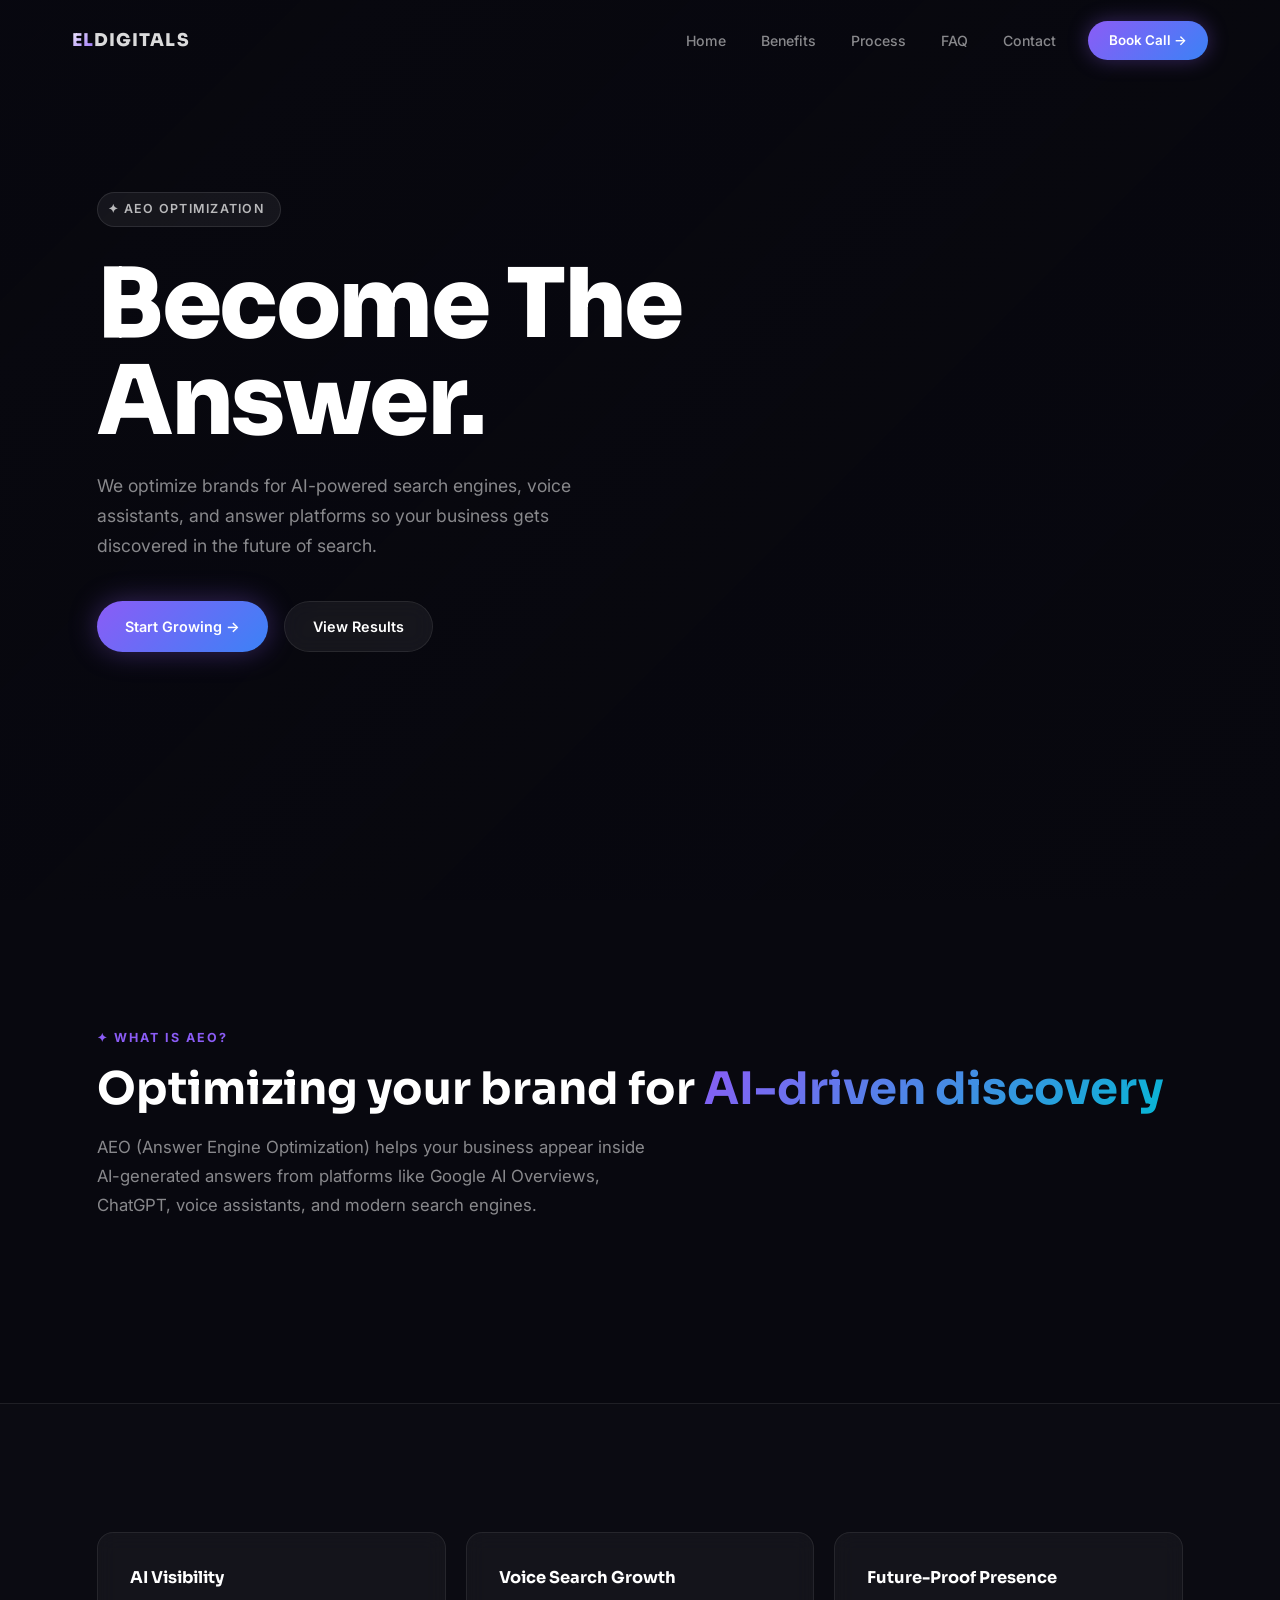
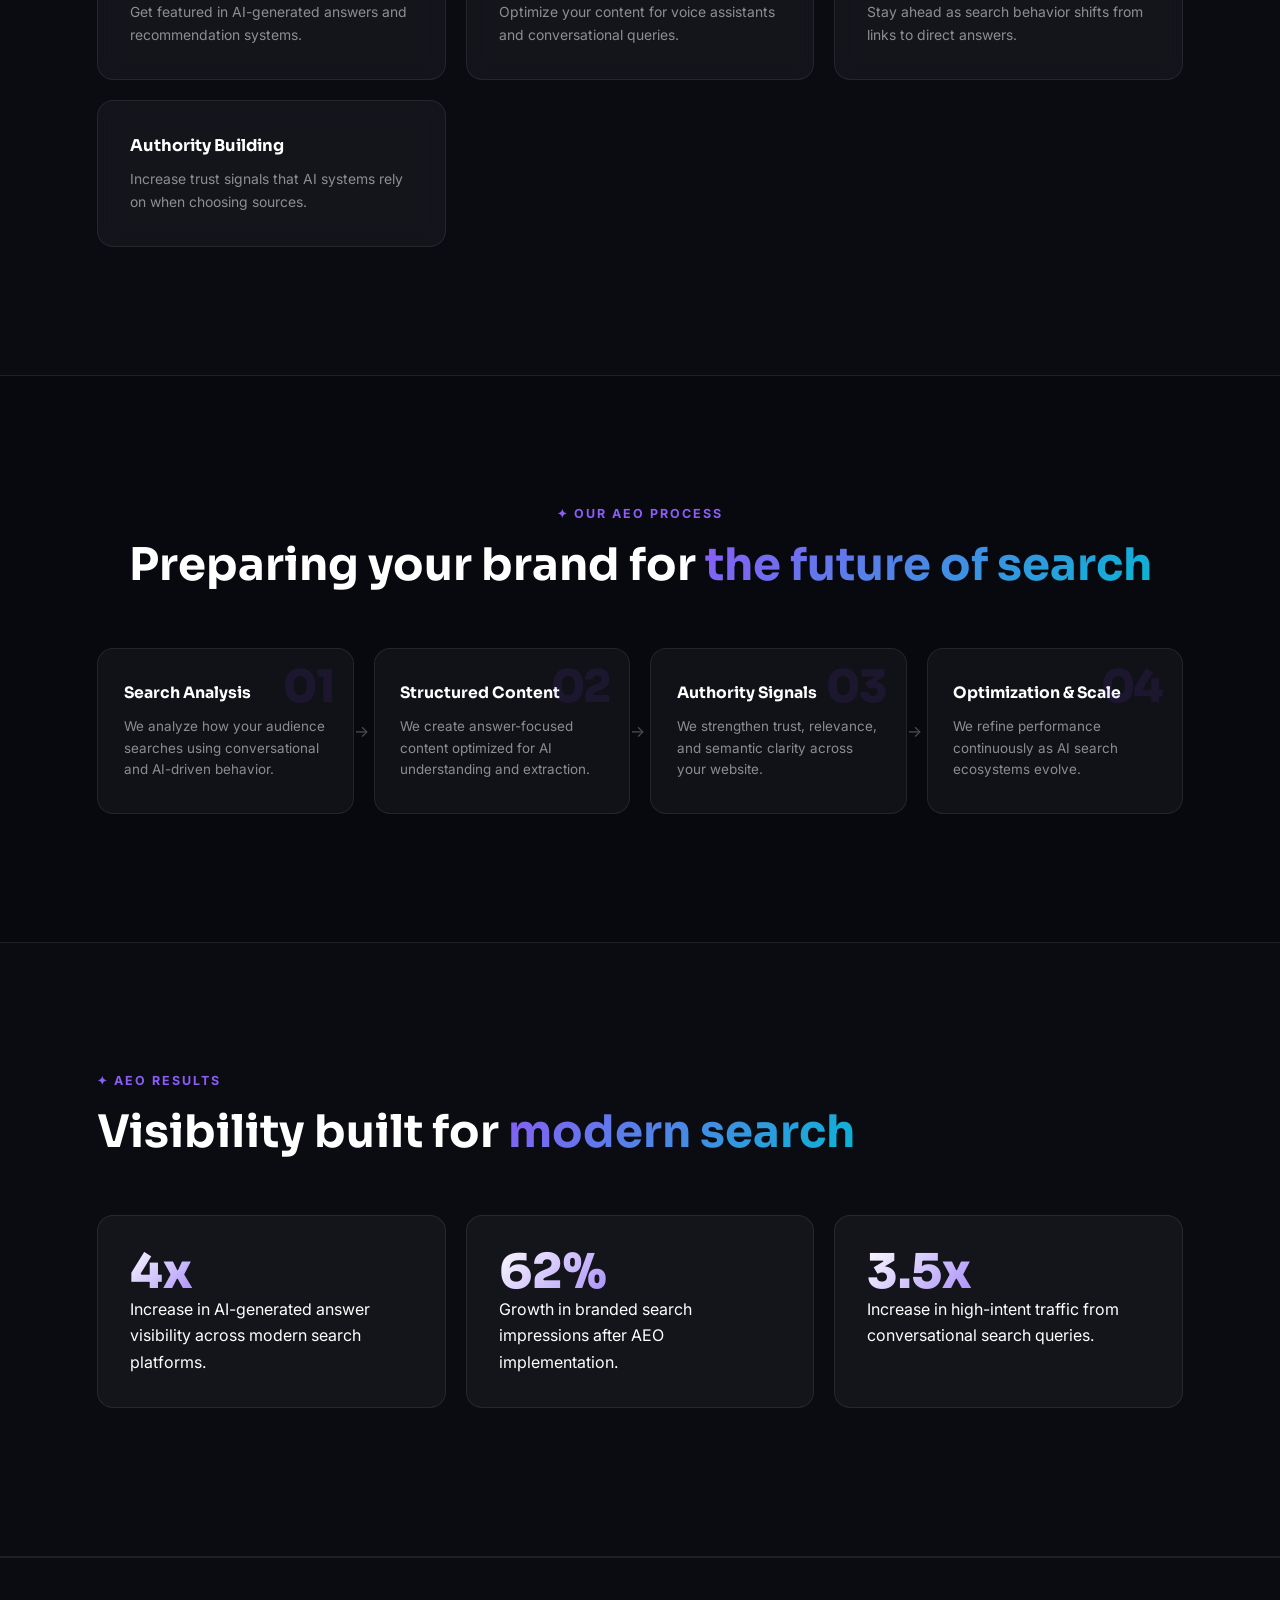
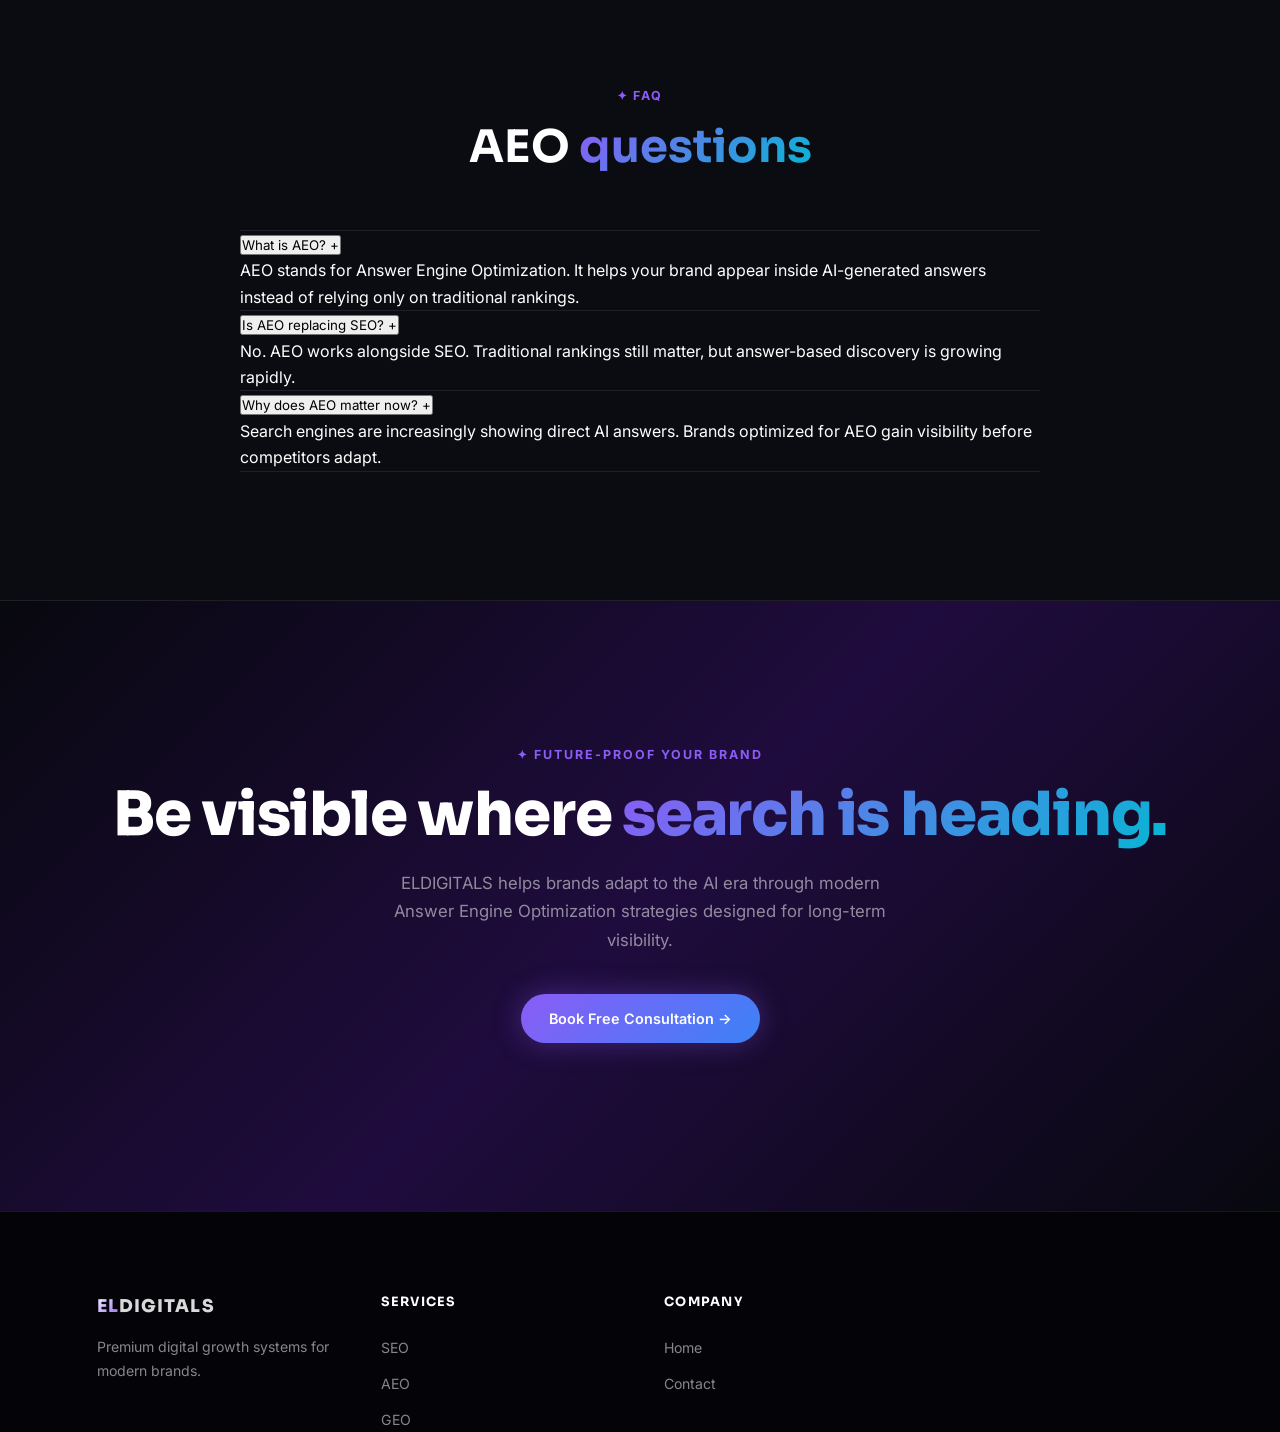
<file: aeo.html>
<!DOCTYPE html>
<html lang="en">
<head>
  <meta charset="UTF-8" />
  <meta name="viewport" content="width=device-width, initial-scale=1.0" />

  <meta name="description" content="AEO Optimization Services by ELDIGITALS" />

  <title>AEO Optimization — ELDIGITALS</title>

  <link rel="stylesheet" href="style.css" />

  <link rel="preconnect" href="https://fonts.googleapis.com">
  <link rel="preconnect" href="https://fonts.gstatic.com" crossorigin>

  <link href="https://fonts.googleapis.com/css2?family=Sora:wght@300;400;600;700;800&family=Inter:wght@300;400;500;600&display=swap" rel="stylesheet">
</head>

<body>

<!-- ═════════════════════════════
     NAVBAR
═════════════════════════════ -->

<nav class="navbar">
  <div class="nav-container">

    <a href="index.html" class="nav-logo">
      <span class="logo-el">EL</span>
      <span class="logo-digitals">DIGITALS</span>
    </a>

    <ul class="nav-links">
      <li><a href="index.html">Home</a></li>
      <li><a href="#benefits">Benefits</a></li>
      <li><a href="#process">Process</a></li>
      <li><a href="#faq">FAQ</a></li>
      <li><a href="#contact">Contact</a></li>
    </ul>

    <a href="#contact" class="nav-cta">Book Call →</a>

  </div>
</nav>

<!-- ═════════════════════════════
     HERO
═════════════════════════════ -->

<section class="hero service-hero">

  <div class="hero-overlay"></div>

  <div class="container service-hero-content">

    <div class="hero-badge">
      ✦ AEO Optimization
    </div>

    <h1 class="hero-title">
      Become The<br>
      Answer.
    </h1>

    <p class="hero-desc">
      We optimize brands for AI-powered search engines, voice assistants, and answer platforms so your business gets discovered in the future of search.
    </p>

    <div class="hero-actions">

      <a href="#contact" class="btn btn-primary">
        Start Growing →
      </a>

      <a href="#results" class="btn btn-ghost">
        View Results
      </a>

    </div>

  </div>

</section>

<!-- ═════════════════════════════
     WHAT IS AEO
═════════════════════════════ -->

<section class="services">

  <div class="container">

    <div class="section-header">

      <div class="section-label">
        ✦ What Is AEO?
      </div>

      <h2 class="section-title">
        Optimizing your brand for
        <span class="gradient-text">
          AI-driven discovery
        </span>
      </h2>

      <p class="section-desc">
        AEO (Answer Engine Optimization) helps your business appear inside AI-generated answers from platforms like Google AI Overviews, ChatGPT, voice assistants, and modern search engines.
      </p>

    </div>

  </div>

</section>

<!-- ═════════════════════════════
     BENEFITS
═════════════════════════════ -->

<section class="why-us" id="benefits">

  <div class="container">

    <div class="services-grid">

      <div class="service-card">
        <div class="card-body">
          <h3>AI Visibility</h3>

          <p>
            Get featured in AI-generated answers and recommendation systems.
          </p>
        </div>
      </div>

      <div class="service-card">
        <div class="card-body">
          <h3>Voice Search Growth</h3>

          <p>
            Optimize your content for voice assistants and conversational queries.
          </p>
        </div>
      </div>

      <div class="service-card">
        <div class="card-body">
          <h3>Future-Proof Presence</h3>

          <p>
            Stay ahead as search behavior shifts from links to direct answers.
          </p>
        </div>
      </div>

      <div class="service-card">
        <div class="card-body">
          <h3>Authority Building</h3>

          <p>
            Increase trust signals that AI systems rely on when choosing sources.
          </p>
        </div>
      </div>

    </div>

  </div>

</section>

<!-- ═════════════════════════════
     PROCESS
═════════════════════════════ -->

<section class="process" id="process">

  <div class="container">

    <div class="section-header section-header--center">

      <div class="section-label">
        ✦ Our AEO Process
      </div>

      <h2 class="section-title">
        Preparing your brand for
        <span class="gradient-text">
          the future of search
        </span>
      </h2>

    </div>

    <div class="process-grid">

      <div class="process-card">

        <div class="process-num">01</div>

        <h3>Search Analysis</h3>

        <p>
          We analyze how your audience searches using conversational and AI-driven behavior.
        </p>

      </div>

      <div class="process-card">

        <div class="process-num">02</div>

        <h3>Structured Content</h3>

        <p>
          We create answer-focused content optimized for AI understanding and extraction.
        </p>

      </div>

      <div class="process-card">

        <div class="process-num">03</div>

        <h3>Authority Signals</h3>

        <p>
          We strengthen trust, relevance, and semantic clarity across your website.
        </p>

      </div>

      <div class="process-card">

        <div class="process-num">04</div>

        <h3>Optimization & Scale</h3>

        <p>
          We refine performance continuously as AI search ecosystems evolve.
        </p>

      </div>

    </div>

  </div>

</section>

<!-- ═════════════════════════════
     RESULTS
═════════════════════════════ -->

<section class="results" id="results">

  <div class="container">

    <div class="section-header">

      <div class="section-label">
        ✦ AEO Results
      </div>

      <h2 class="section-title">
        Visibility built for
        <span class="gradient-text">
          modern search
        </span>
      </h2>

    </div>

    <div class="results-grid">

      <div class="result-card">

        <div class="result-top">
          <span class="result-num">4x</span>
        </div>

        <p class="result-desc">
          Increase in AI-generated answer visibility across modern search platforms.
        </p>

      </div>

      <div class="result-card">

        <div class="result-top">
          <span class="result-num">62%</span>
        </div>

        <p class="result-desc">
          Growth in branded search impressions after AEO implementation.
        </p>

      </div>

      <div class="result-card">

        <div class="result-top">
          <span class="result-num">3.5x</span>
        </div>

        <p class="result-desc">
          Increase in high-intent traffic from conversational search queries.
        </p>

      </div>

    </div>

  </div>

</section>

<!-- ═════════════════════════════
     FAQ
═════════════════════════════ -->

<section class="faq" id="faq">

  <div class="container">

    <div class="section-header section-header--center">

      <div class="section-label">
        ✦ FAQ
      </div>

      <h2 class="section-title">
        AEO
        <span class="gradient-text">
          questions
        </span>
      </h2>

    </div>

    <div class="faq-list">

      <div class="faq-item">

        <button class="faq-q">
          <span>What is AEO?</span>
          <span>+</span>
        </button>

        <div class="faq-a">
          <p>
            AEO stands for Answer Engine Optimization. It helps your brand appear inside AI-generated answers instead of relying only on traditional rankings.
          </p>
        </div>

      </div>

      <div class="faq-item">

        <button class="faq-q">
          <span>Is AEO replacing SEO?</span>
          <span>+</span>
        </button>

        <div class="faq-a">
          <p>
            No. AEO works alongside SEO. Traditional rankings still matter, but answer-based discovery is growing rapidly.
          </p>
        </div>

      </div>

      <div class="faq-item">

        <button class="faq-q">
          <span>Why does AEO matter now?</span>
          <span>+</span>
        </button>

        <div class="faq-a">
          <p>
            Search engines are increasingly showing direct AI answers. Brands optimized for AEO gain visibility before competitors adapt.
          </p>
        </div>

      </div>

    </div>

  </div>

</section>

<!-- ═════════════════════════════
     CTA
═════════════════════════════ -->

<section class="cta-banner" id="contact">

  <div class="cta-overlay"></div>

  <div class="container cta-inner">

    <div class="section-label">
      ✦ Future-Proof Your Brand
    </div>

    <h2 class="cta-title">
      Be visible where
      <span class="gradient-text">
        search is heading.
      </span>
    </h2>

    <p class="cta-desc">
      ELDIGITALS helps brands adapt to the AI era through modern Answer Engine Optimization strategies designed for long-term visibility.
    </p>

    <div class="cta-actions">

      <a href="mailto:hello@eldigitals.com" class="btn btn-primary">
        Book Free Consultation →
      </a>

    </div>

  </div>

</section>

<!-- ═════════════════════════════
     FOOTER
═════════════════════════════ -->

<footer class="footer">

  <div class="container footer-grid">

    <div class="footer-brand">

      <a href="index.html" class="nav-logo">
        <span class="logo-el">EL</span>
        <span class="logo-digitals">DIGITALS</span>
      </a>

      <p>
        Premium digital growth systems for modern brands.
      </p>

    </div>

    <div class="footer-col">

      <h4>Services</h4>

      <ul>
        <li><a href="seo.html">SEO</a></li>
        <li><a href="aeo.html">AEO</a></li>
        <li><a href="geo.html">GEO</a></li>
      </ul>

    </div>

    <div class="footer-col">

      <h4>Company</h4>

      <ul>
        <li><a href="index.html">Home</a></li>
        <li><a href="#contact">Contact</a></li>
      </ul>

    </div>

  </div>

</footer>

<script src="script.js"></script>

</body>
</html>
</file>
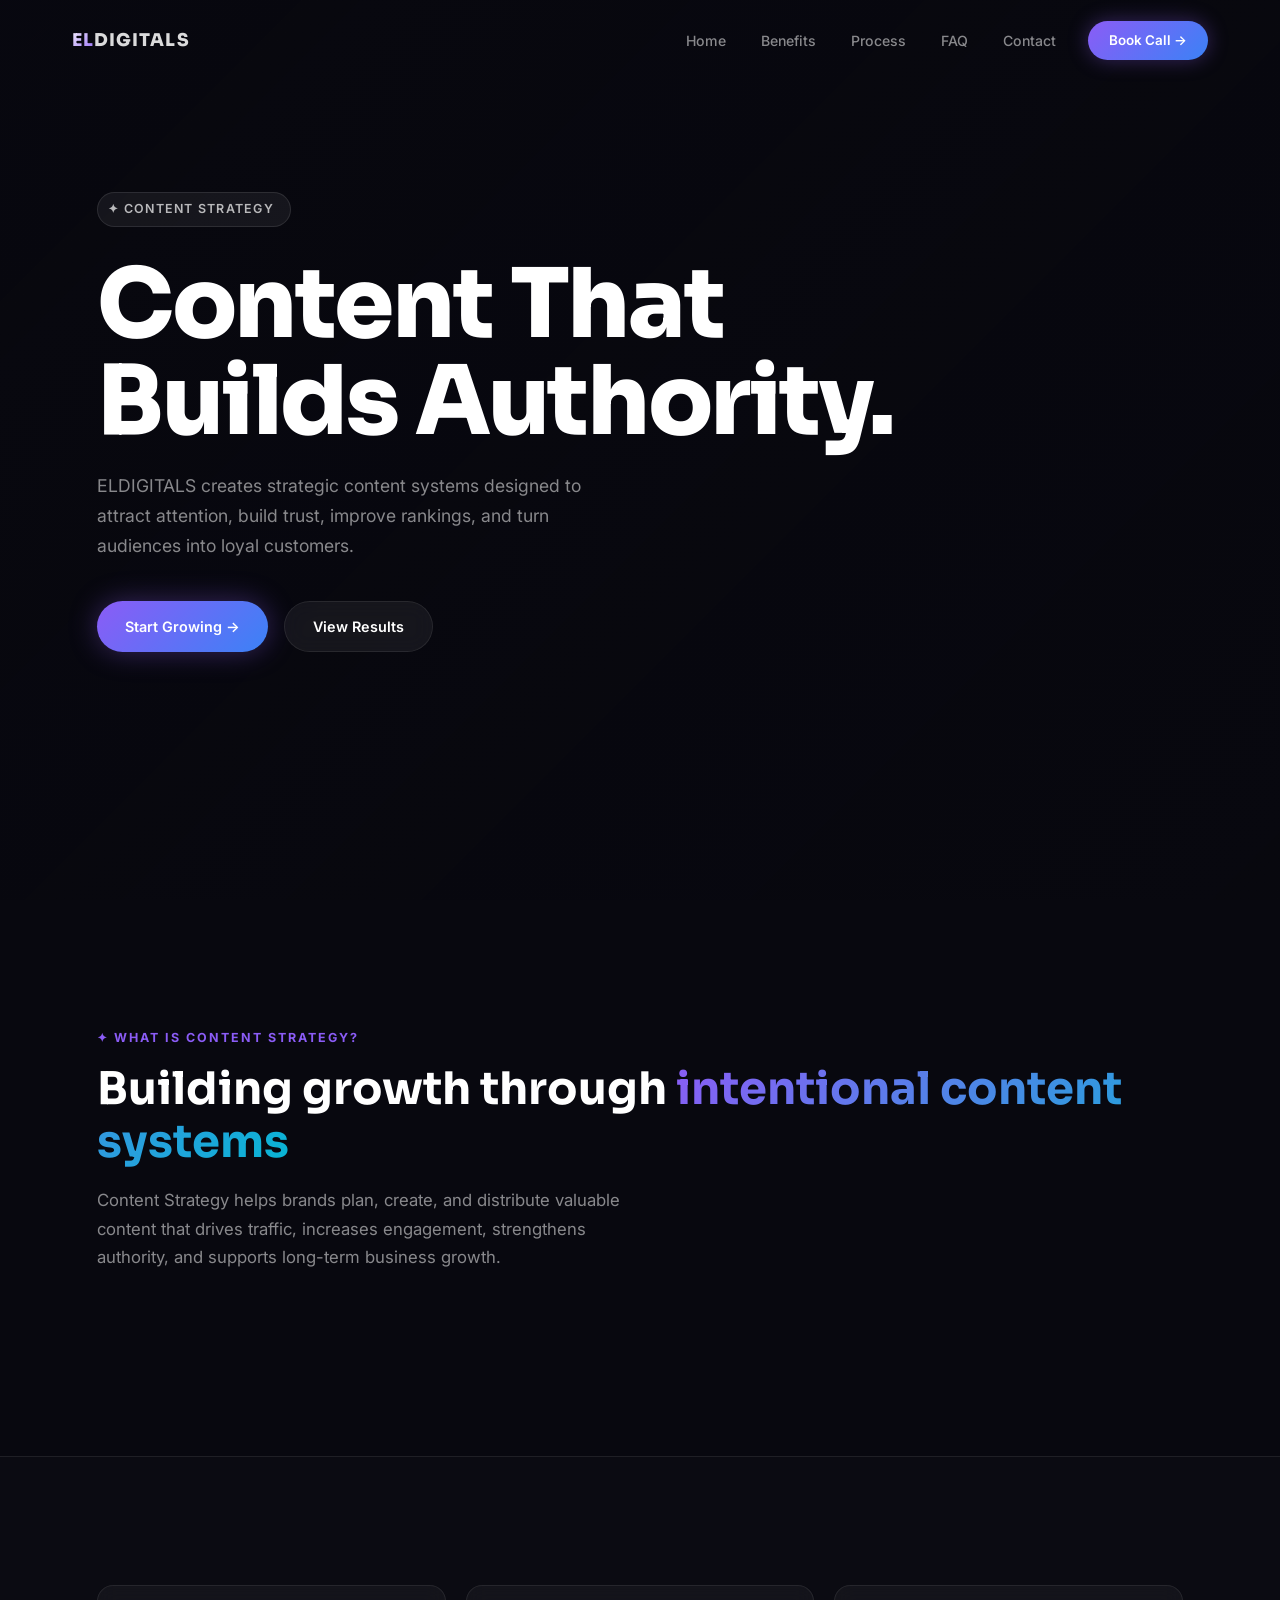
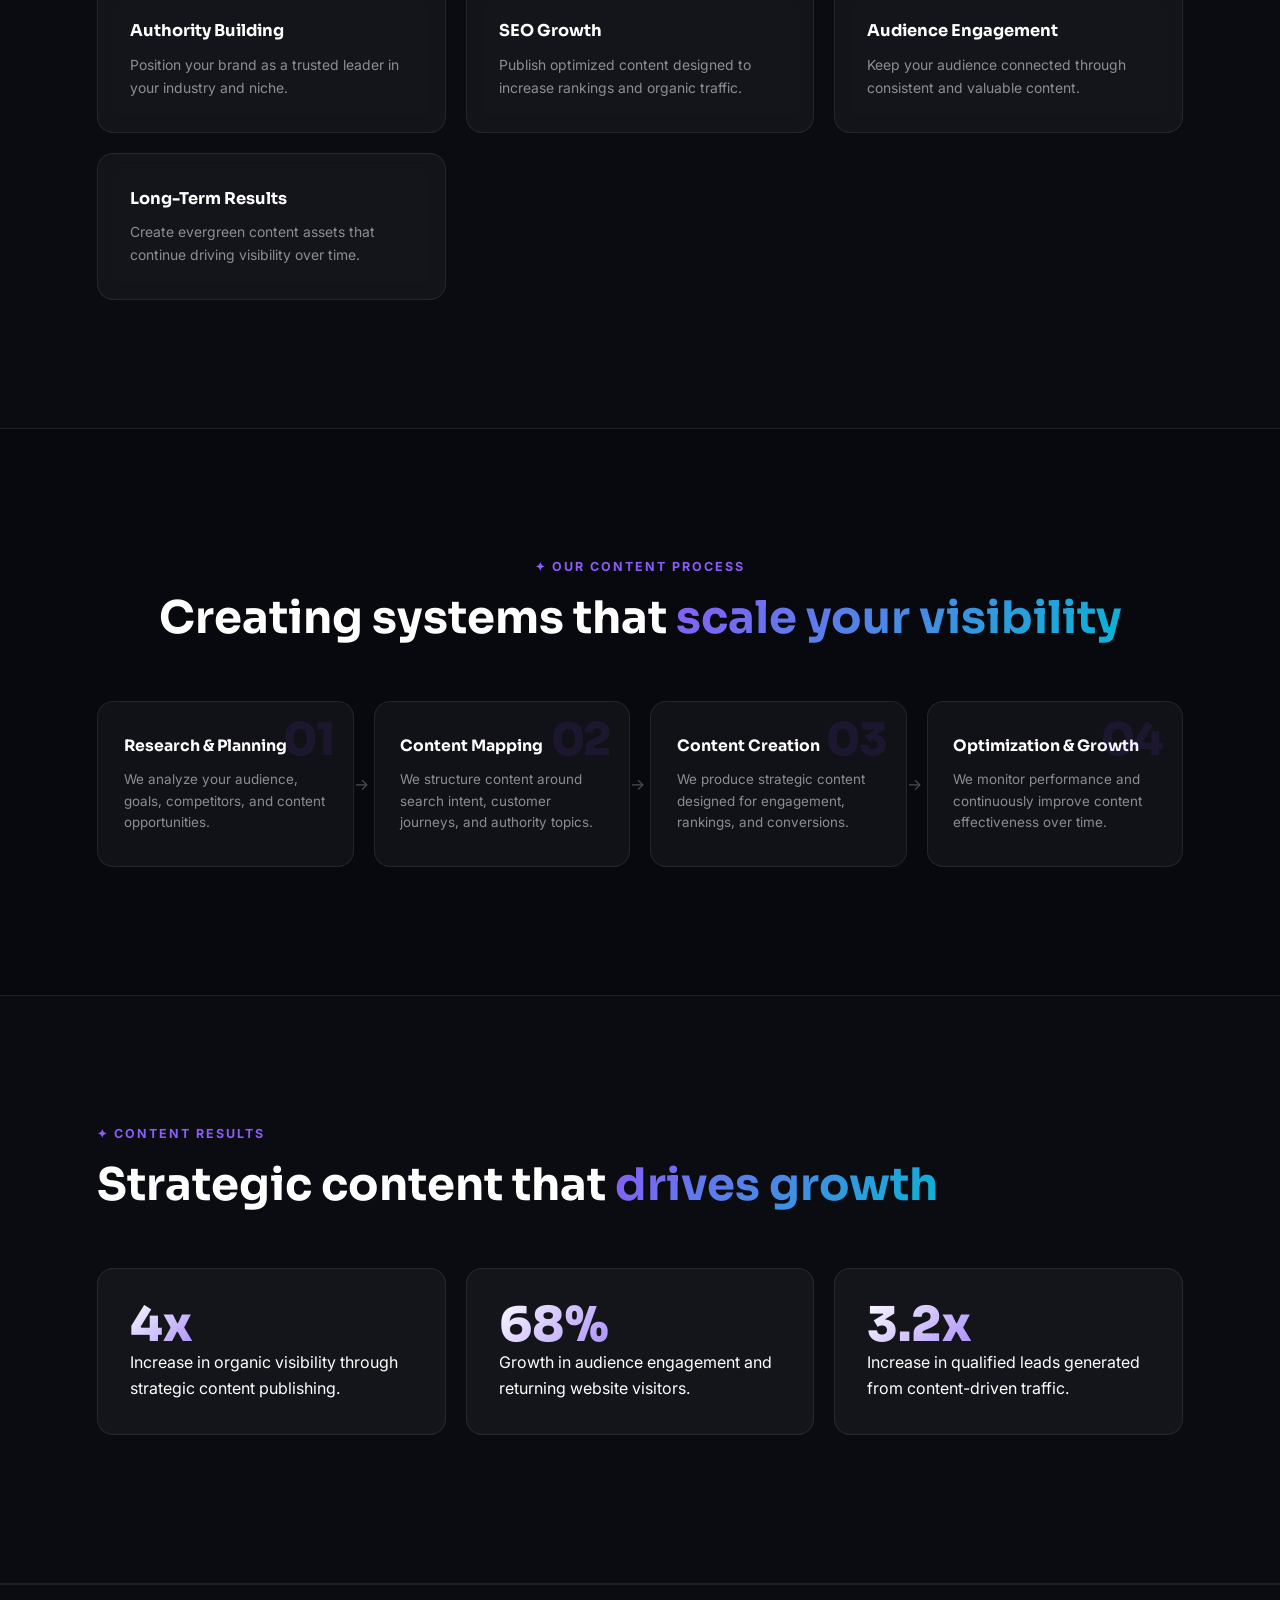
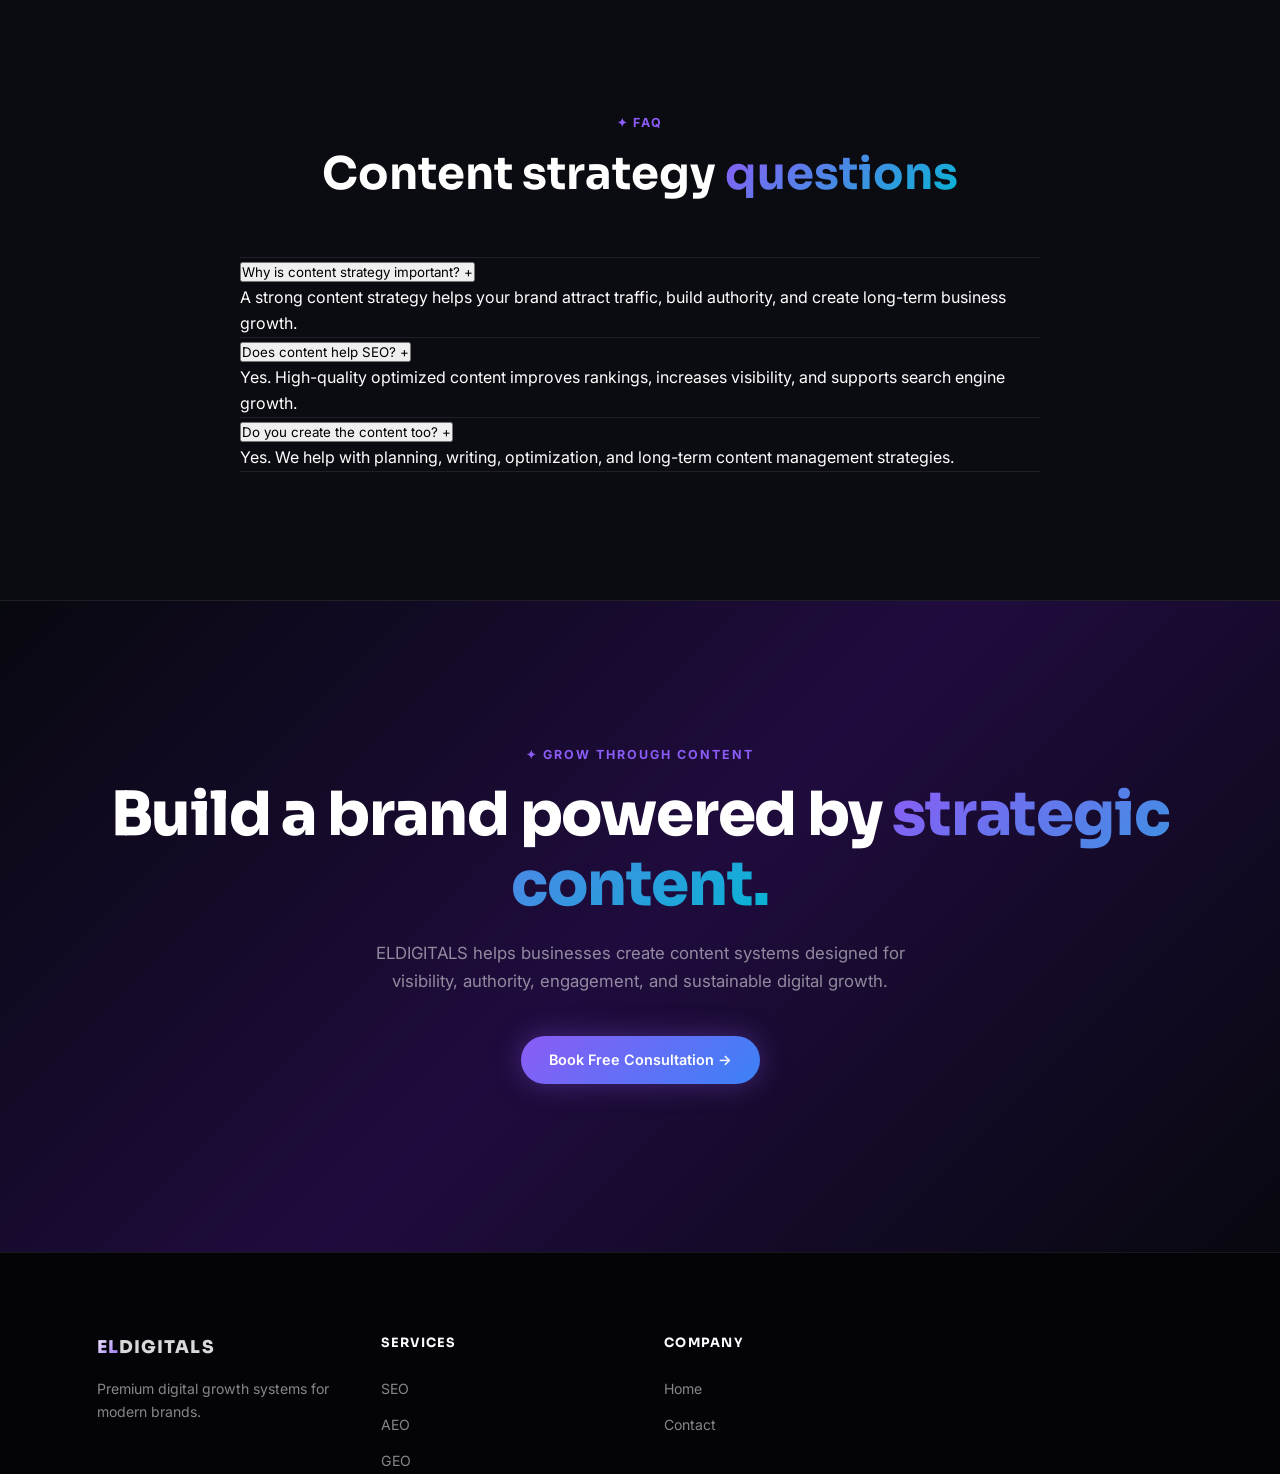
<file: content-strategy.html>
<!DOCTYPE html>
<html lang="en">
<head>
  <meta charset="UTF-8" />
  <meta name="viewport" content="width=device-width, initial-scale=1.0" />

  <meta name="description" content="Content Strategy Services by ELDIGITALS" />

  <title>Content Strategy — ELDIGITALS</title>

  <link rel="stylesheet" href="style.css" />

  <link rel="preconnect" href="https://fonts.googleapis.com">
  <link rel="preconnect" href="https://fonts.gstatic.com" crossorigin>

  <link href="https://fonts.googleapis.com/css2?family=Sora:wght@300;400;600;700;800&family=Inter:wght@300;400;500;600&display=swap" rel="stylesheet">
</head>

<body>

<!-- ═════════════════════════════
     NAVBAR
═════════════════════════════ -->

<nav class="navbar">
  <div class="nav-container">

    <a href="index.html" class="nav-logo">
      <span class="logo-el">EL</span>
      <span class="logo-digitals">DIGITALS</span>
    </a>

    <ul class="nav-links">
      <li><a href="index.html">Home</a></li>
      <li><a href="#benefits">Benefits</a></li>
      <li><a href="#process">Process</a></li>
      <li><a href="#faq">FAQ</a></li>
      <li><a href="#contact">Contact</a></li>
    </ul>

    <a href="#contact" class="nav-cta">Book Call →</a>

  </div>
</nav>

<!-- ═════════════════════════════
     HERO
═════════════════════════════ -->

<section class="hero service-hero">

  <div class="hero-overlay"></div>

  <div class="container service-hero-content">

    <div class="hero-badge">
      ✦ Content Strategy
    </div>

    <h1 class="hero-title">
      Content That<br>
      Builds Authority.
    </h1>

    <p class="hero-desc">
      ELDIGITALS creates strategic content systems designed to attract attention, build trust, improve rankings, and turn audiences into loyal customers.
    </p>

    <div class="hero-actions">

      <a href="#contact" class="btn btn-primary">
        Start Growing →
      </a>

      <a href="#results" class="btn btn-ghost">
        View Results
      </a>

    </div>

  </div>

</section>

<!-- ═════════════════════════════
     WHAT IS CONTENT STRATEGY
═════════════════════════════ -->

<section class="services">

  <div class="container">

    <div class="section-header">

      <div class="section-label">
        ✦ What Is Content Strategy?
      </div>

      <h2 class="section-title">
        Building growth through
        <span class="gradient-text">
          intentional content systems
        </span>
      </h2>

      <p class="section-desc">
        Content Strategy helps brands plan, create, and distribute valuable content that drives traffic, increases engagement, strengthens authority, and supports long-term business growth.
      </p>

    </div>

  </div>

</section>

<!-- ═════════════════════════════
     BENEFITS
═════════════════════════════ -->

<section class="why-us" id="benefits">

  <div class="container">

    <div class="services-grid">

      <div class="service-card">
        <div class="card-body">
          <h3>Authority Building</h3>

          <p>
            Position your brand as a trusted leader in your industry and niche.
          </p>
        </div>
      </div>

      <div class="service-card">
        <div class="card-body">
          <h3>SEO Growth</h3>

          <p>
            Publish optimized content designed to increase rankings and organic traffic.
          </p>
        </div>
      </div>

      <div class="service-card">
        <div class="card-body">
          <h3>Audience Engagement</h3>

          <p>
            Keep your audience connected through consistent and valuable content.
          </p>
        </div>
      </div>

      <div class="service-card">
        <div class="card-body">
          <h3>Long-Term Results</h3>

          <p>
            Create evergreen content assets that continue driving visibility over time.
          </p>
        </div>
      </div>

    </div>

  </div>

</section>

<!-- ═════════════════════════════
     PROCESS
═════════════════════════════ -->

<section class="process" id="process">

  <div class="container">

    <div class="section-header section-header--center">

      <div class="section-label">
        ✦ Our Content Process
      </div>

      <h2 class="section-title">
        Creating systems that
        <span class="gradient-text">
          scale your visibility
        </span>
      </h2>

    </div>

    <div class="process-grid">

      <div class="process-card">

        <div class="process-num">01</div>

        <h3>Research & Planning</h3>

        <p>
          We analyze your audience, goals, competitors, and content opportunities.
        </p>

      </div>

      <div class="process-card">

        <div class="process-num">02</div>

        <h3>Content Mapping</h3>

        <p>
          We structure content around search intent, customer journeys, and authority topics.
        </p>

      </div>

      <div class="process-card">

        <div class="process-num">03</div>

        <h3>Content Creation</h3>

        <p>
          We produce strategic content designed for engagement, rankings, and conversions.
        </p>

      </div>

      <div class="process-card">

        <div class="process-num">04</div>

        <h3>Optimization & Growth</h3>

        <p>
          We monitor performance and continuously improve content effectiveness over time.
        </p>

      </div>

    </div>

  </div>

</section>

<!-- ═════════════════════════════
     RESULTS
═════════════════════════════ -->

<section class="results" id="results">

  <div class="container">

    <div class="section-header">

      <div class="section-label">
        ✦ Content Results
      </div>

      <h2 class="section-title">
        Strategic content that
        <span class="gradient-text">
          drives growth
        </span>
      </h2>

    </div>

    <div class="results-grid">

      <div class="result-card">

        <div class="result-top">
          <span class="result-num">4x</span>
        </div>

        <p class="result-desc">
          Increase in organic visibility through strategic content publishing.
        </p>

      </div>

      <div class="result-card">

        <div class="result-top">
          <span class="result-num">68%</span>
        </div>

        <p class="result-desc">
          Growth in audience engagement and returning website visitors.
        </p>

      </div>

      <div class="result-card">

        <div class="result-top">
          <span class="result-num">3.2x</span>
        </div>

        <p class="result-desc">
          Increase in qualified leads generated from content-driven traffic.
        </p>

      </div>

    </div>

  </div>

</section>

<!-- ═════════════════════════════
     FAQ
═════════════════════════════ -->

<section class="faq" id="faq">

  <div class="container">

    <div class="section-header section-header--center">

      <div class="section-label">
        ✦ FAQ
      </div>

      <h2 class="section-title">
        Content strategy
        <span class="gradient-text">
          questions
        </span>
      </h2>

    </div>

    <div class="faq-list">

      <div class="faq-item">

        <button class="faq-q">
          <span>Why is content strategy important?</span>
          <span>+</span>
        </button>

        <div class="faq-a">
          <p>
            A strong content strategy helps your brand attract traffic, build authority, and create long-term business growth.
          </p>
        </div>

      </div>

      <div class="faq-item">

        <button class="faq-q">
          <span>Does content help SEO?</span>
          <span>+</span>
        </button>

        <div class="faq-a">
          <p>
            Yes. High-quality optimized content improves rankings, increases visibility, and supports search engine growth.
          </p>
        </div>

      </div>

      <div class="faq-item">

        <button class="faq-q">
          <span>Do you create the content too?</span>
          <span>+</span>
        </button>

        <div class="faq-a">
          <p>
            Yes. We help with planning, writing, optimization, and long-term content management strategies.
          </p>
        </div>

      </div>

    </div>

  </div>

</section>

<!-- ═════════════════════════════
     CTA
═════════════════════════════ -->

<section class="cta-banner" id="contact">

  <div class="cta-overlay"></div>

  <div class="container cta-inner">

    <div class="section-label">
      ✦ Grow Through Content
    </div>

    <h2 class="cta-title">
      Build a brand powered by
      <span class="gradient-text">
        strategic content.
      </span>
    </h2>

    <p class="cta-desc">
      ELDIGITALS helps businesses create content systems designed for visibility, authority, engagement, and sustainable digital growth.
    </p>

    <div class="cta-actions">

      <a href="mailto:hello@eldigitals.com" class="btn btn-primary">
        Book Free Consultation →
      </a>

    </div>

  </div>

</section>

<!-- ═════════════════════════════
     FOOTER
═════════════════════════════ -->

<footer class="footer">

  <div class="container footer-grid">

    <div class="footer-brand">

      <a href="index.html" class="nav-logo">
        <span class="logo-el">EL</span>
        <span class="logo-digitals">DIGITALS</span>
      </a>

      <p>
        Premium digital growth systems for modern brands.
      </p>

    </div>

    <div class="footer-col">

      <h4>Services</h4>

      <ul>
        <li><a href="seo.html">SEO</a></li>
        <li><a href="aeo.html">AEO</a></li>
        <li><a href="geo.html">GEO</a></li>
      </ul>

    </div>

    <div class="footer-col">

      <h4>Company</h4>

      <ul>
        <li><a href="index.html">Home</a></li>
        <li><a href="#contact">Contact</a></li>
      </ul>

    </div>

  </div>

</footer>

<script src="script.js"></script>

</body>
</html>
</file>
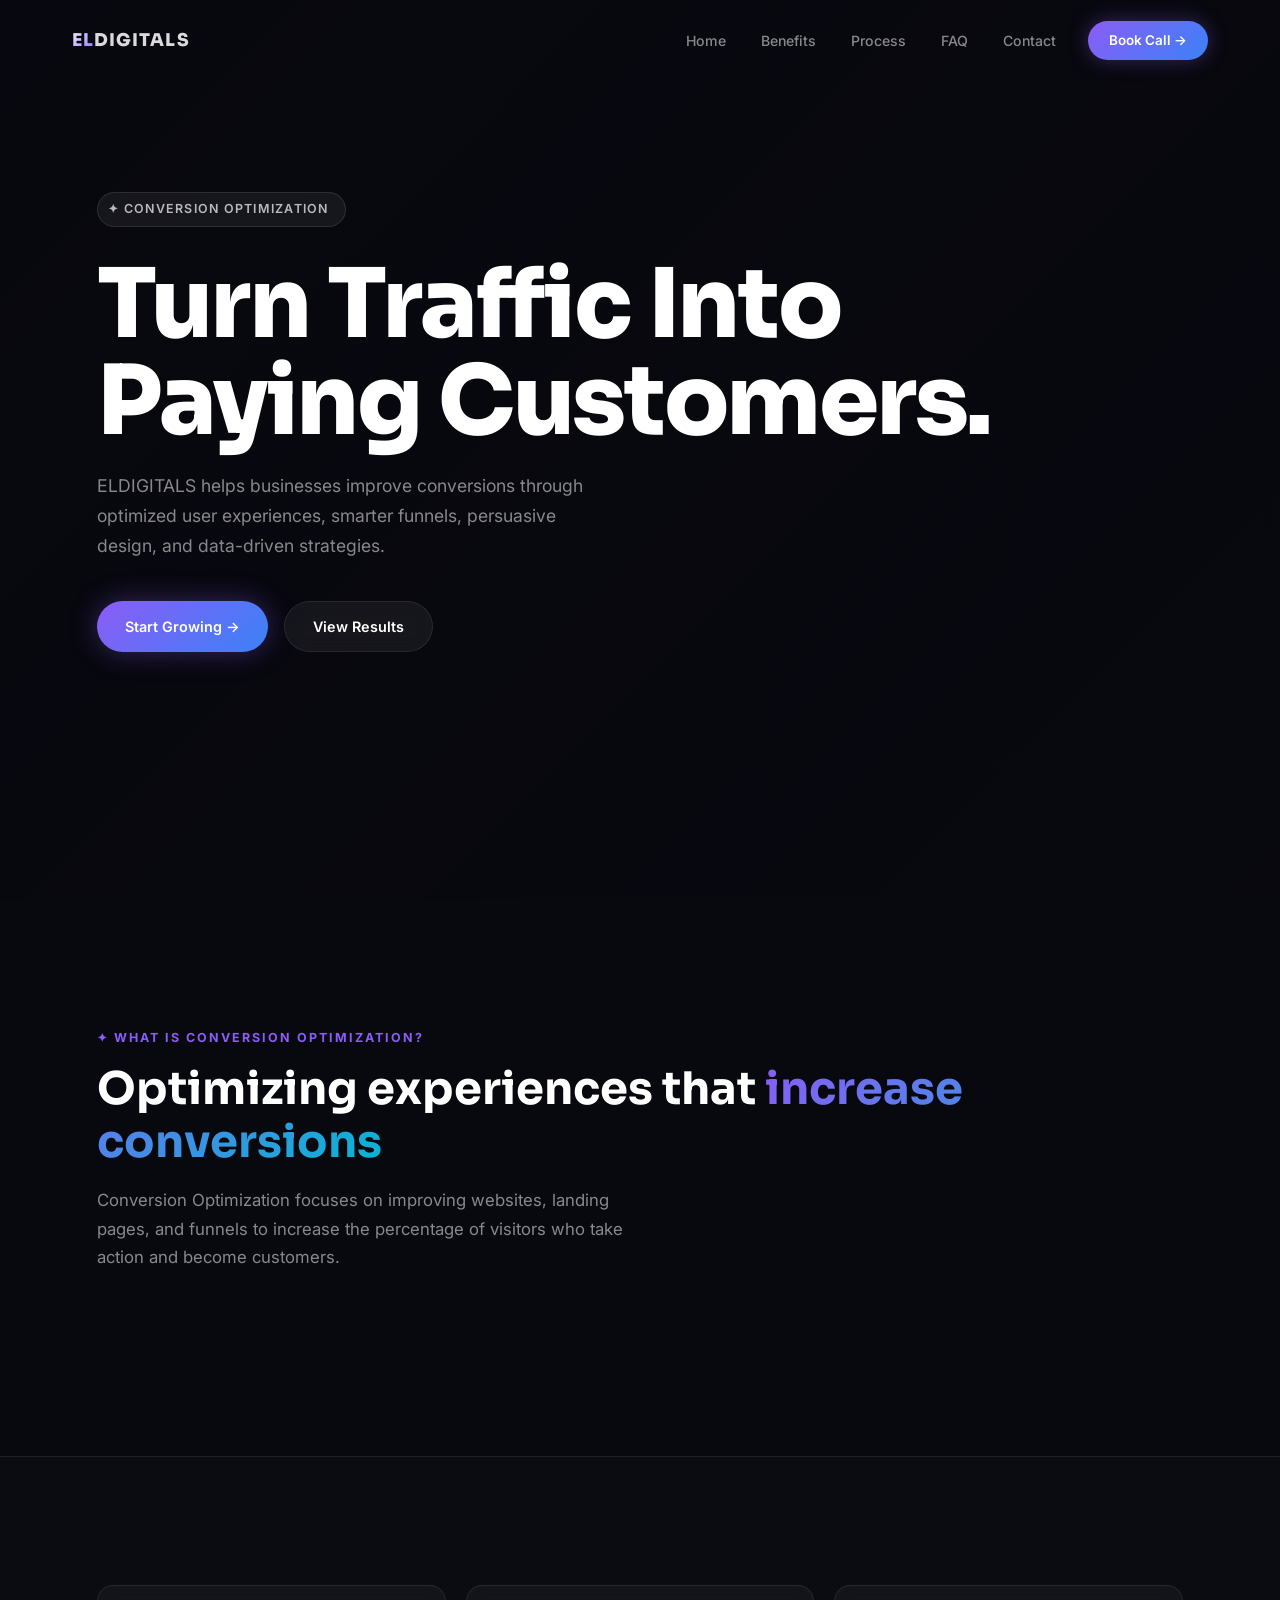
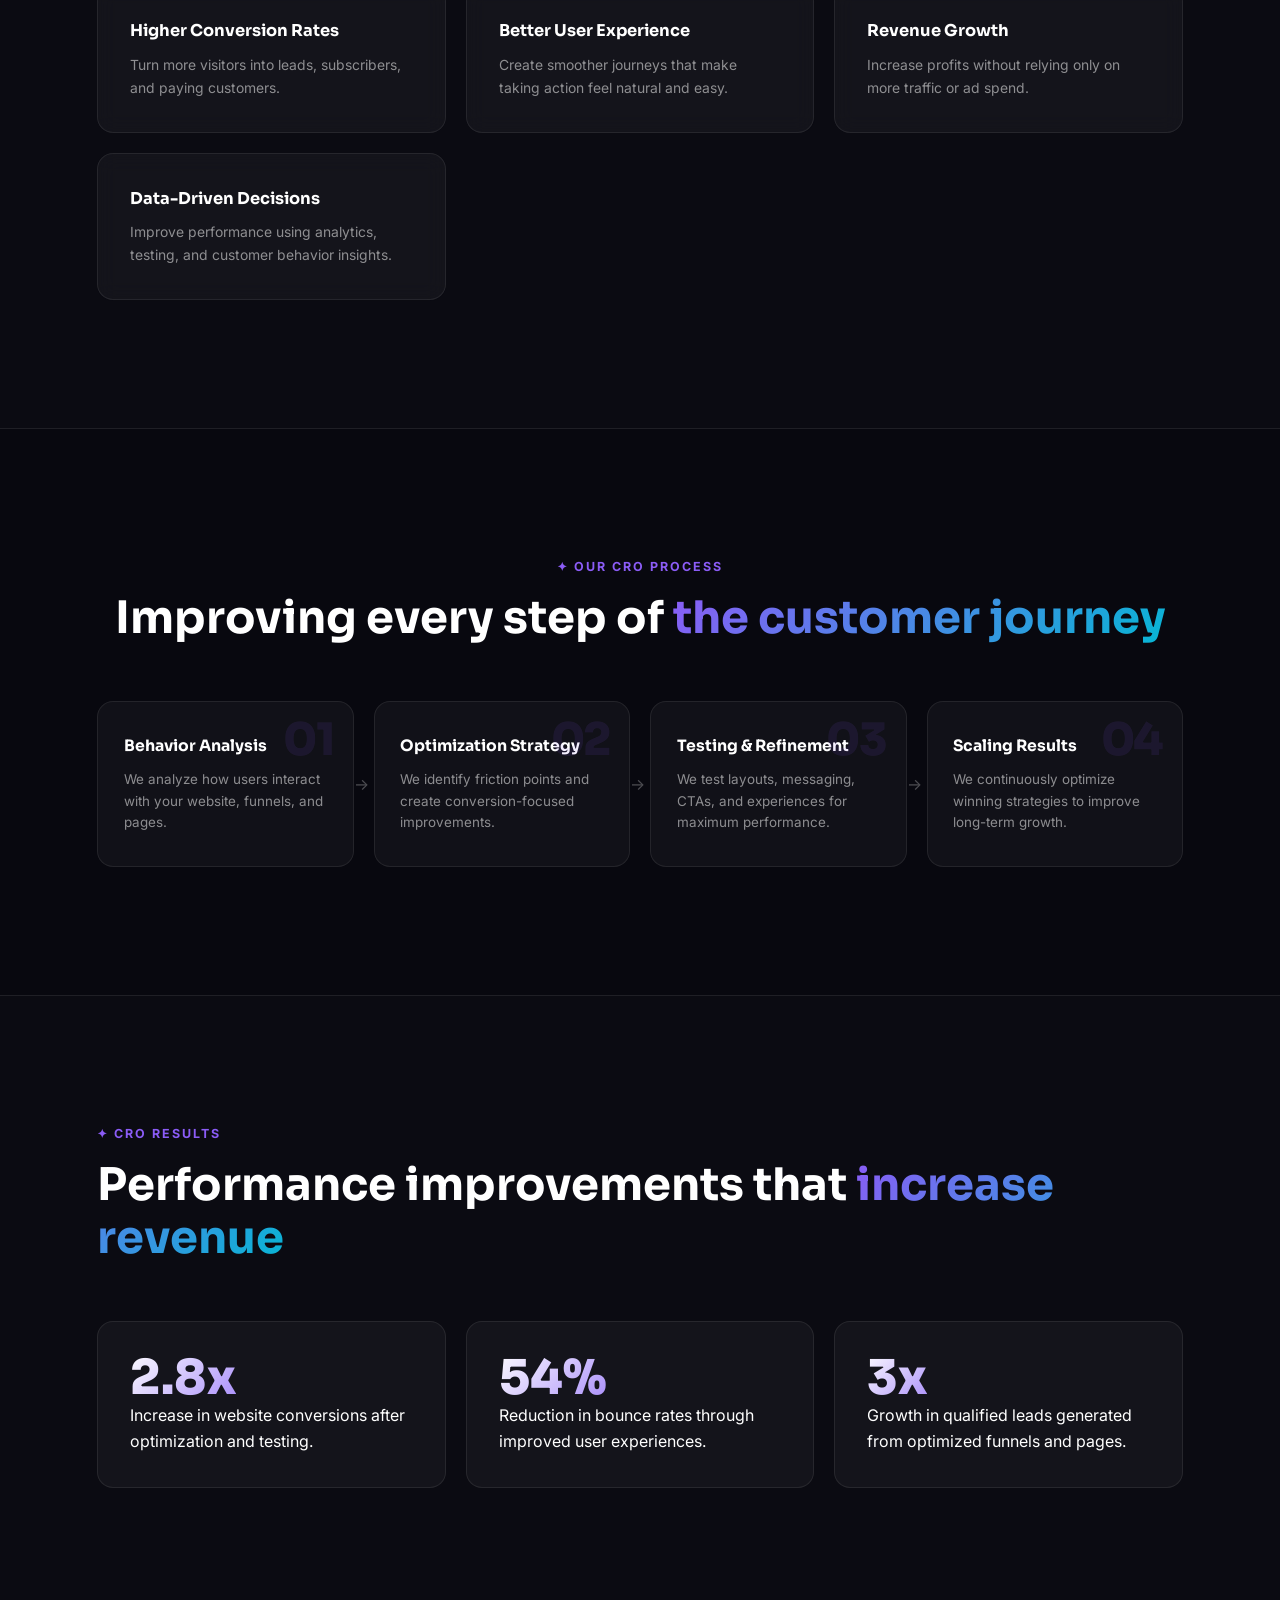
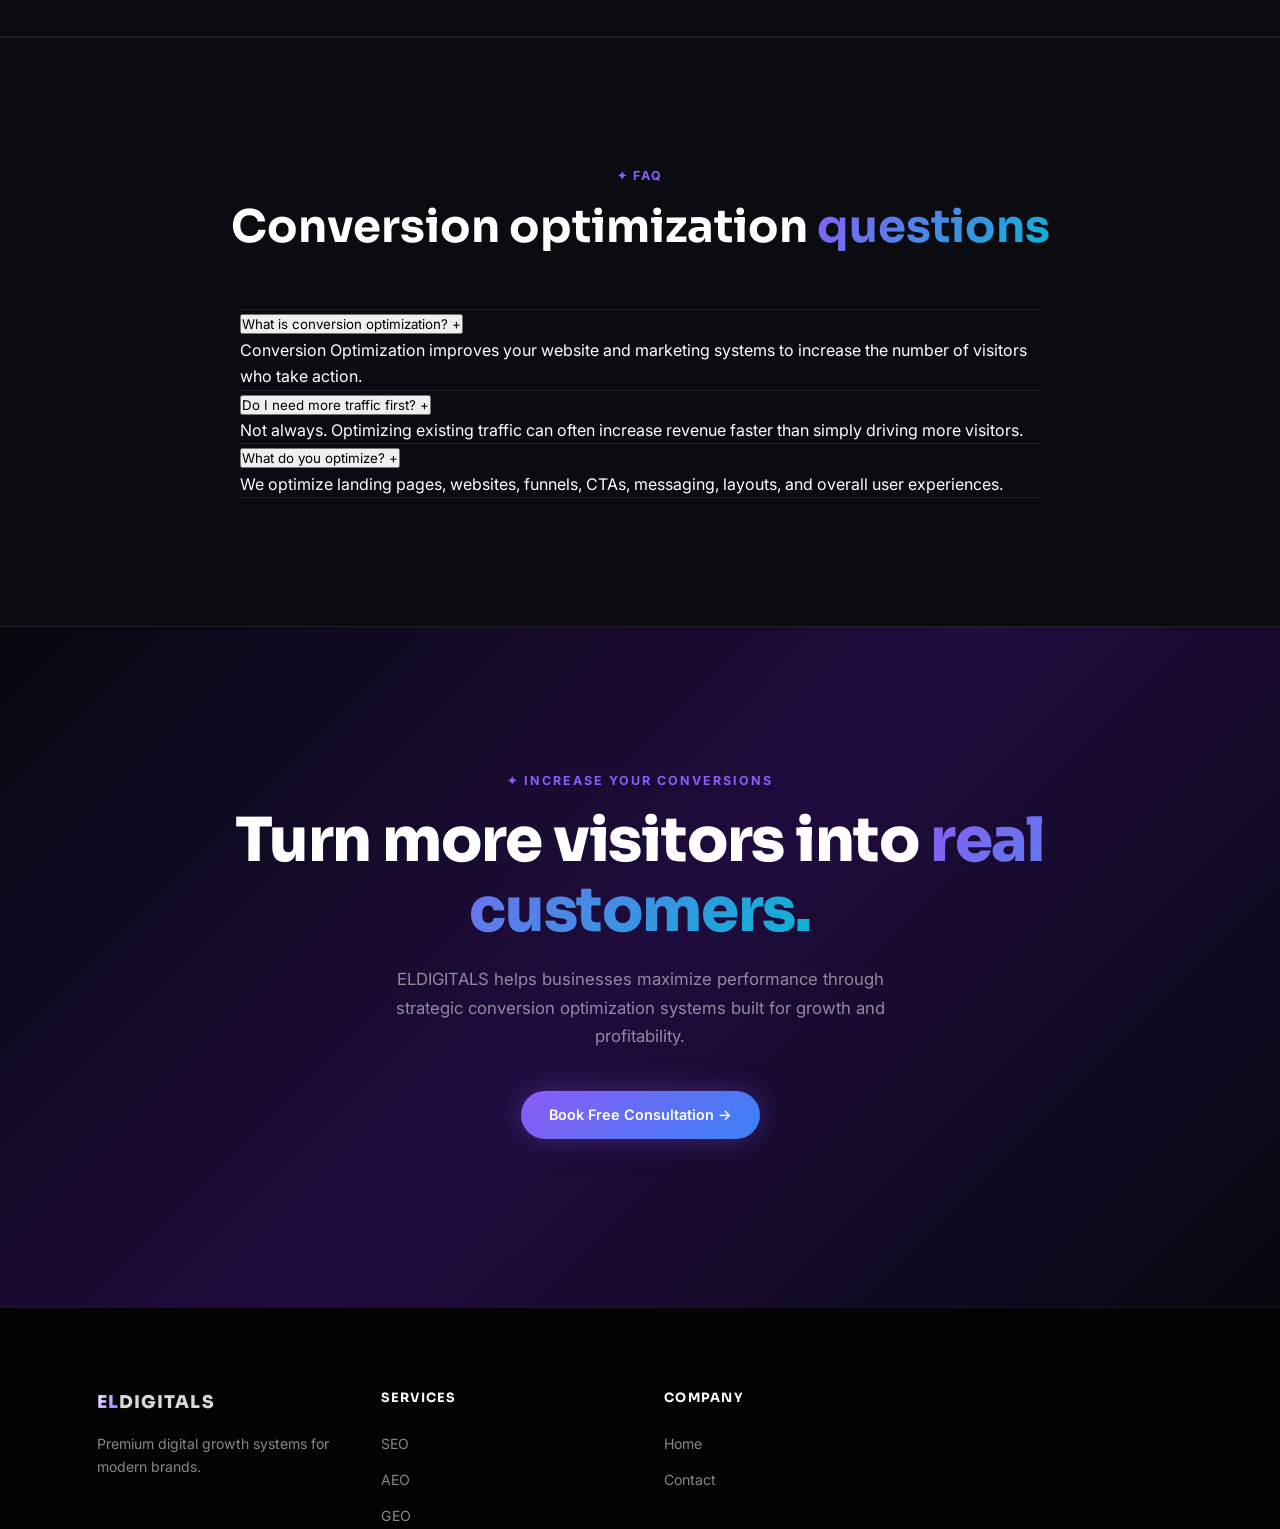
<file: conversion-optimization.html>
<!DOCTYPE html>
<html lang="en">
<head>
  <meta charset="UTF-8" />
  <meta name="viewport" content="width=device-width, initial-scale=1.0" />

  <meta name="description" content="Conversion Optimization Services by ELDIGITALS" />

  <title>Conversion Optimization — ELDIGITALS</title>

  <link rel="stylesheet" href="style.css" />

  <link rel="preconnect" href="https://fonts.googleapis.com">
  <link rel="preconnect" href="https://fonts.gstatic.com" crossorigin>

  <link href="https://fonts.googleapis.com/css2?family=Sora:wght@300;400;600;700;800&family=Inter:wght@300;400;500;600&display=swap" rel="stylesheet">
</head>

<body>

<!-- ═════════════════════════════
     NAVBAR
═════════════════════════════ -->

<nav class="navbar">
  <div class="nav-container">

    <a href="index.html" class="nav-logo">
      <span class="logo-el">EL</span>
      <span class="logo-digitals">DIGITALS</span>
    </a>

    <ul class="nav-links">
      <li><a href="index.html">Home</a></li>
      <li><a href="#benefits">Benefits</a></li>
      <li><a href="#process">Process</a></li>
      <li><a href="#faq">FAQ</a></li>
      <li><a href="#contact">Contact</a></li>
    </ul>

    <a href="#contact" class="nav-cta">Book Call →</a>

  </div>
</nav>

<!-- ═════════════════════════════
     HERO
═════════════════════════════ -->

<section class="hero service-hero">

  <div class="hero-overlay"></div>

  <div class="container service-hero-content">

    <div class="hero-badge">
      ✦ Conversion Optimization
    </div>

    <h1 class="hero-title">
      Turn Traffic Into<br>
      Paying Customers.
    </h1>

    <p class="hero-desc">
      ELDIGITALS helps businesses improve conversions through optimized user experiences, smarter funnels, persuasive design, and data-driven strategies.
    </p>

    <div class="hero-actions">

      <a href="#contact" class="btn btn-primary">
        Start Growing →
      </a>

      <a href="#results" class="btn btn-ghost">
        View Results
      </a>

    </div>

  </div>

</section>

<!-- ═════════════════════════════
     WHAT IS CRO
═════════════════════════════ -->

<section class="services">

  <div class="container">

    <div class="section-header">

      <div class="section-label">
        ✦ What Is Conversion Optimization?
      </div>

      <h2 class="section-title">
        Optimizing experiences that
        <span class="gradient-text">
          increase conversions
        </span>
      </h2>

      <p class="section-desc">
        Conversion Optimization focuses on improving websites, landing pages, and funnels to increase the percentage of visitors who take action and become customers.
      </p>

    </div>

  </div>

</section>

<!-- ═════════════════════════════
     BENEFITS
═════════════════════════════ -->

<section class="why-us" id="benefits">

  <div class="container">

    <div class="services-grid">

      <div class="service-card">
        <div class="card-body">
          <h3>Higher Conversion Rates</h3>

          <p>
            Turn more visitors into leads, subscribers, and paying customers.
          </p>
        </div>
      </div>

      <div class="service-card">
        <div class="card-body">
          <h3>Better User Experience</h3>

          <p>
            Create smoother journeys that make taking action feel natural and easy.
          </p>
        </div>
      </div>

      <div class="service-card">
        <div class="card-body">
          <h3>Revenue Growth</h3>

          <p>
            Increase profits without relying only on more traffic or ad spend.
          </p>
        </div>
      </div>

      <div class="service-card">
        <div class="card-body">
          <h3>Data-Driven Decisions</h3>

          <p>
            Improve performance using analytics, testing, and customer behavior insights.
          </p>
        </div>
      </div>

    </div>

  </div>

</section>

<!-- ═════════════════════════════
     PROCESS
═════════════════════════════ -->

<section class="process" id="process">

  <div class="container">

    <div class="section-header section-header--center">

      <div class="section-label">
        ✦ Our CRO Process
      </div>

      <h2 class="section-title">
        Improving every step of
        <span class="gradient-text">
          the customer journey
        </span>
      </h2>

    </div>

    <div class="process-grid">

      <div class="process-card">

        <div class="process-num">01</div>

        <h3>Behavior Analysis</h3>

        <p>
          We analyze how users interact with your website, funnels, and pages.
        </p>

      </div>

      <div class="process-card">

        <div class="process-num">02</div>

        <h3>Optimization Strategy</h3>

        <p>
          We identify friction points and create conversion-focused improvements.
        </p>

      </div>

      <div class="process-card">

        <div class="process-num">03</div>

        <h3>Testing & Refinement</h3>

        <p>
          We test layouts, messaging, CTAs, and experiences for maximum performance.
        </p>

      </div>

      <div class="process-card">

        <div class="process-num">04</div>

        <h3>Scaling Results</h3>

        <p>
          We continuously optimize winning strategies to improve long-term growth.
        </p>

      </div>

    </div>

  </div>

</section>

<!-- ═════════════════════════════
     RESULTS
═════════════════════════════ -->

<section class="results" id="results">

  <div class="container">

    <div class="section-header">

      <div class="section-label">
        ✦ CRO Results
      </div>

      <h2 class="section-title">
        Performance improvements that
        <span class="gradient-text">
          increase revenue
        </span>
      </h2>

    </div>

    <div class="results-grid">

      <div class="result-card">

        <div class="result-top">
          <span class="result-num">2.8x</span>
        </div>

        <p class="result-desc">
          Increase in website conversions after optimization and testing.
        </p>

      </div>

      <div class="result-card">

        <div class="result-top">
          <span class="result-num">54%</span>
        </div>

        <p class="result-desc">
          Reduction in bounce rates through improved user experiences.
        </p>

      </div>

      <div class="result-card">

        <div class="result-top">
          <span class="result-num">3x</span>
        </div>

        <p class="result-desc">
          Growth in qualified leads generated from optimized funnels and pages.
        </p>

      </div>

    </div>

  </div>

</section>

<!-- ═════════════════════════════
     FAQ
═════════════════════════════ -->

<section class="faq" id="faq">

  <div class="container">

    <div class="section-header section-header--center">

      <div class="section-label">
        ✦ FAQ
      </div>

      <h2 class="section-title">
        Conversion optimization
        <span class="gradient-text">
          questions
        </span>
      </h2>

    </div>

    <div class="faq-list">

      <div class="faq-item">

        <button class="faq-q">
          <span>What is conversion optimization?</span>
          <span>+</span>
        </button>

        <div class="faq-a">
          <p>
            Conversion Optimization improves your website and marketing systems to increase the number of visitors who take action.
          </p>
        </div>

      </div>

      <div class="faq-item">

        <button class="faq-q">
          <span>Do I need more traffic first?</span>
          <span>+</span>
        </button>

        <div class="faq-a">
          <p>
            Not always. Optimizing existing traffic can often increase revenue faster than simply driving more visitors.
          </p>
        </div>

      </div>

      <div class="faq-item">

        <button class="faq-q">
          <span>What do you optimize?</span>
          <span>+</span>
        </button>

        <div class="faq-a">
          <p>
            We optimize landing pages, websites, funnels, CTAs, messaging, layouts, and overall user experiences.
          </p>
        </div>

      </div>

    </div>

  </div>

</section>

<!-- ═════════════════════════════
     CTA
═════════════════════════════ -->

<section class="cta-banner" id="contact">

  <div class="cta-overlay"></div>

  <div class="container cta-inner">

    <div class="section-label">
      ✦ Increase Your Conversions
    </div>

    <h2 class="cta-title">
      Turn more visitors into
      <span class="gradient-text">
        real customers.
      </span>
    </h2>

    <p class="cta-desc">
      ELDIGITALS helps businesses maximize performance through strategic conversion optimization systems built for growth and profitability.
    </p>

    <div class="cta-actions">

      <a href="mailto:hello@eldigitals.com" class="btn btn-primary">
        Book Free Consultation →
      </a>

    </div>

  </div>

</section>

<!-- ═════════════════════════════
     FOOTER
═════════════════════════════ -->

<footer class="footer">

  <div class="container footer-grid">

    <div class="footer-brand">

      <a href="index.html" class="nav-logo">
        <span class="logo-el">EL</span>
        <span class="logo-digitals">DIGITALS</span>
      </a>

      <p>
        Premium digital growth systems for modern brands.
      </p>

    </div>

    <div class="footer-col">

      <h4>Services</h4>

      <ul>
        <li><a href="seo.html">SEO</a></li>
        <li><a href="aeo.html">AEO</a></li>
        <li><a href="geo.html">GEO</a></li>
      </ul>

    </div>

    <div class="footer-col">

      <h4>Company</h4>

      <ul>
        <li><a href="index.html">Home</a></li>
        <li><a href="#contact">Contact</a></li>
      </ul>

    </div>

  </div>

</footer>

<script src="script.js"></script>

</body>
</html>
</file>
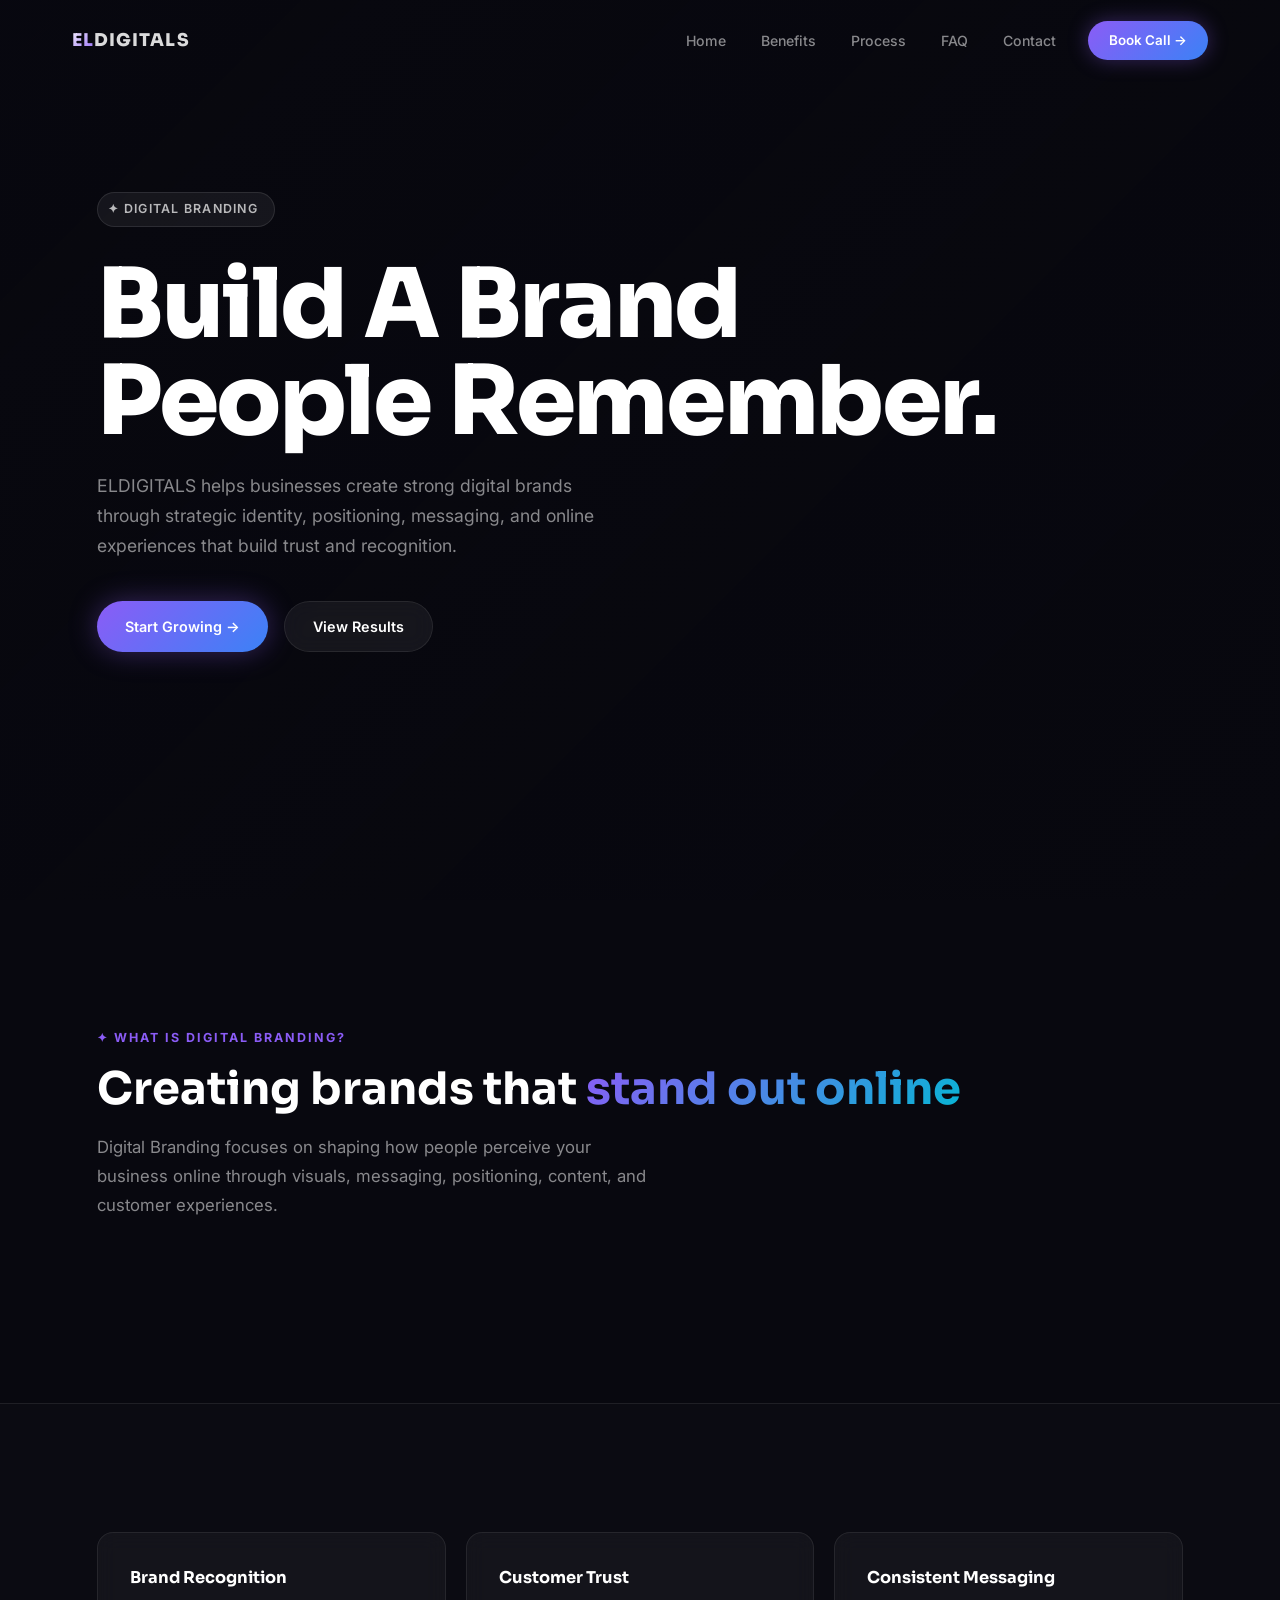
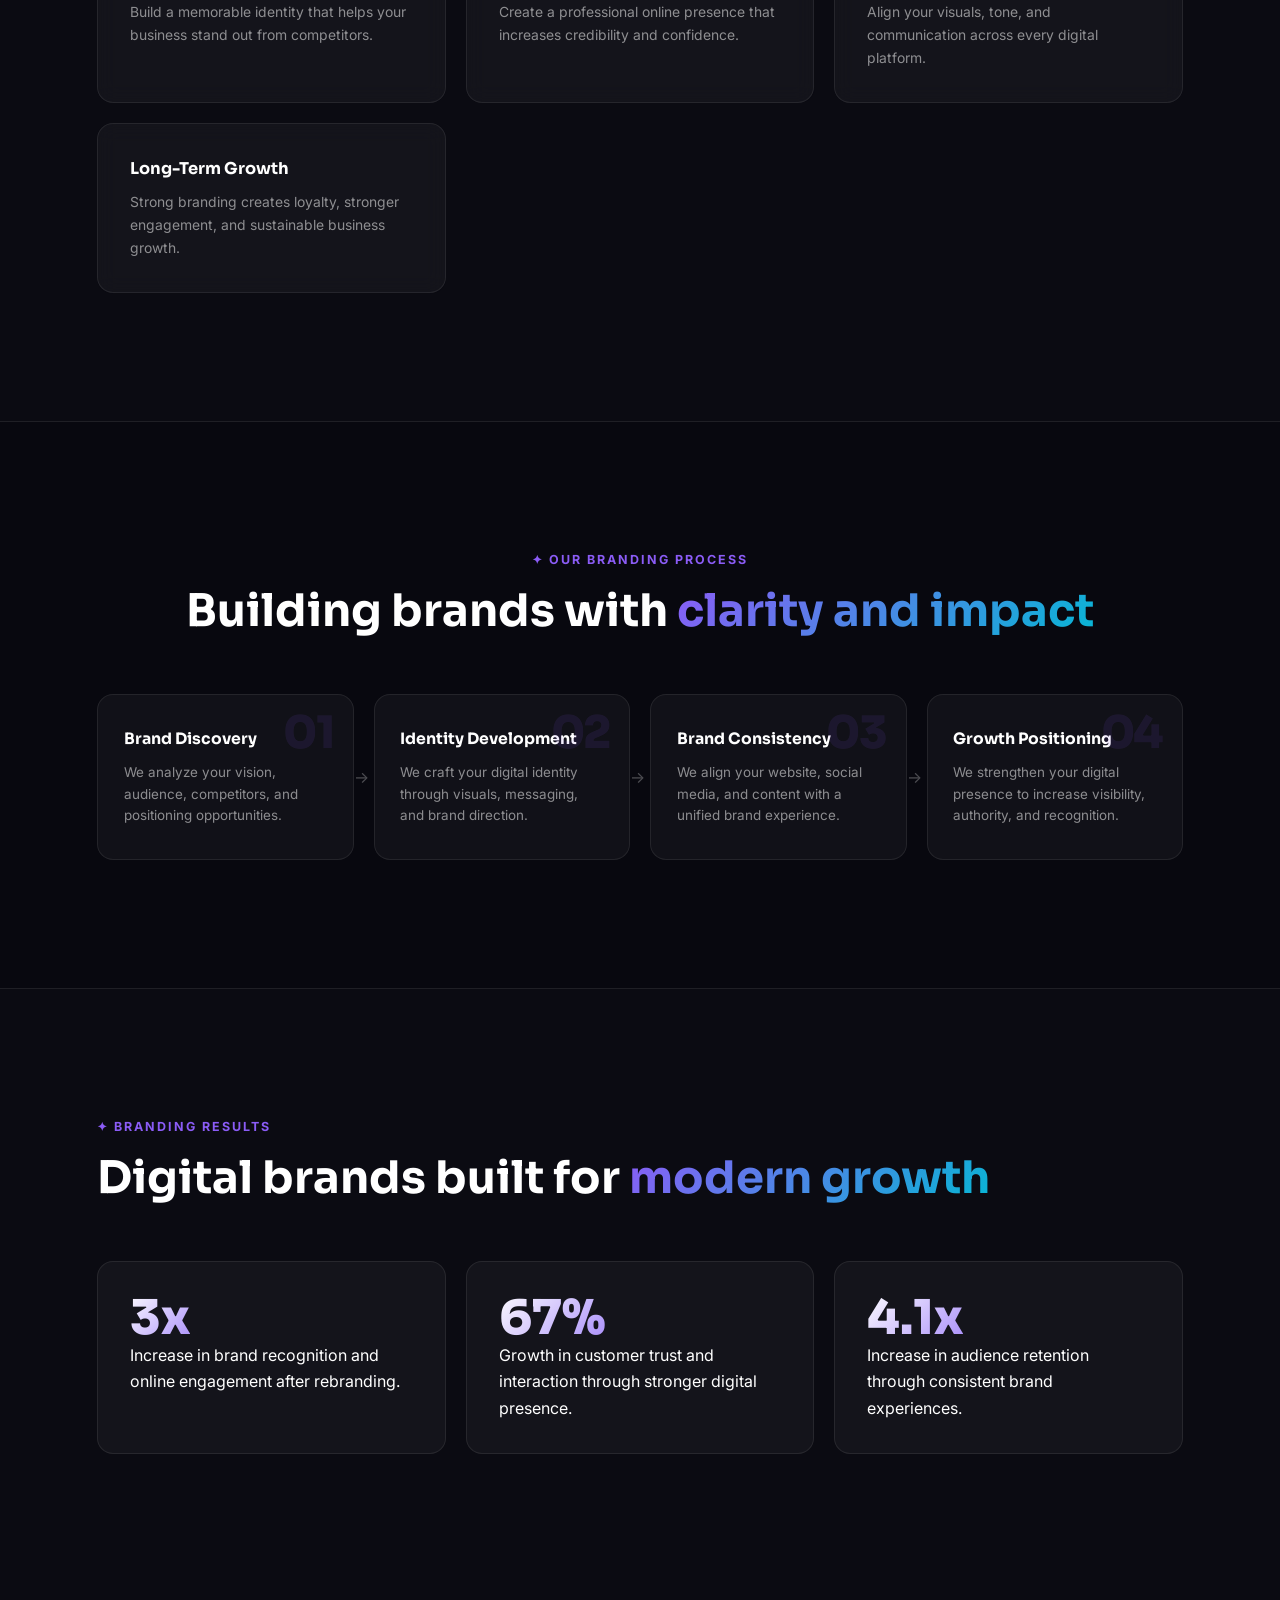
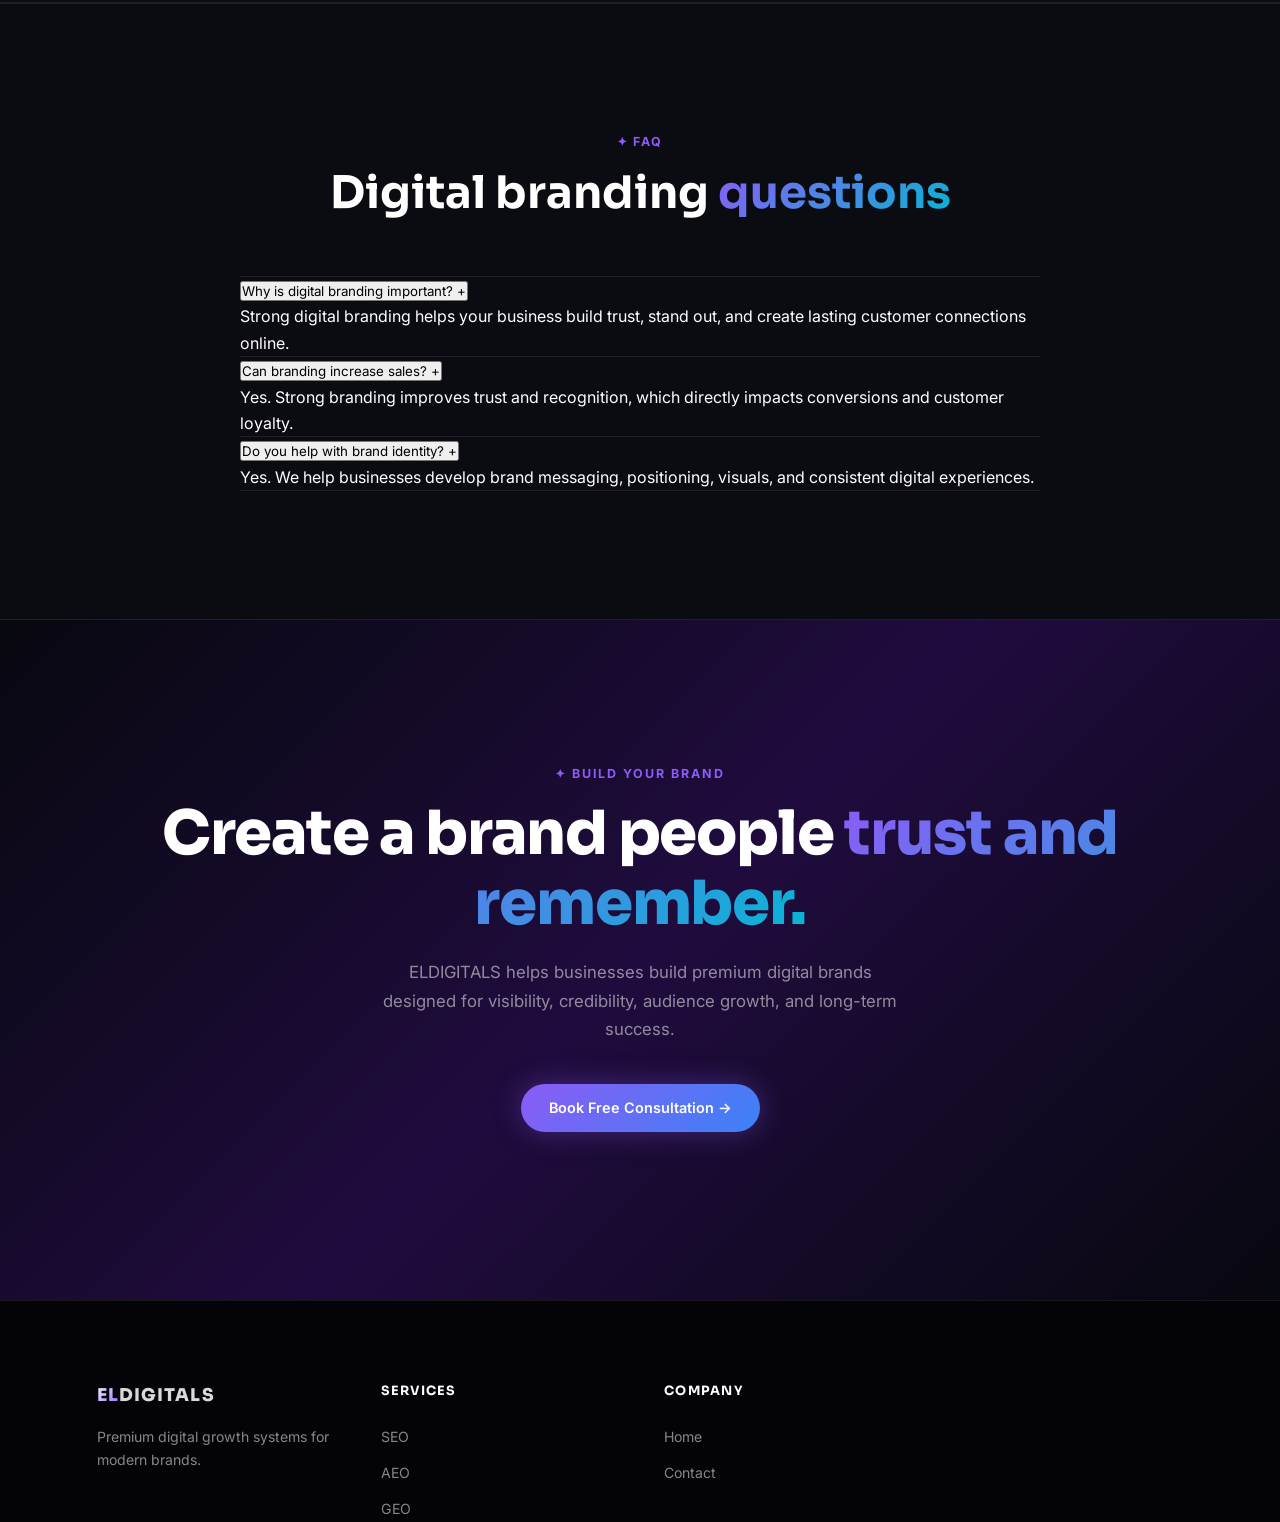
<file: digital-branding.html>
<!DOCTYPE html>
<html lang="en">
<head>
  <meta charset="UTF-8" />
  <meta name="viewport" content="width=device-width, initial-scale=1.0" />

  <meta name="description" content="Digital Branding Services by ELDIGITALS" />

  <title>Digital Branding — ELDIGITALS</title>

  <link rel="stylesheet" href="style.css" />

  <link rel="preconnect" href="https://fonts.googleapis.com">
  <link rel="preconnect" href="https://fonts.gstatic.com" crossorigin>

  <link href="https://fonts.googleapis.com/css2?family=Sora:wght@300;400;600;700;800&family=Inter:wght@300;400;500;600&display=swap" rel="stylesheet">
</head>

<body>

<!-- ═════════════════════════════
     NAVBAR
═════════════════════════════ -->

<nav class="navbar">
  <div class="nav-container">

    <a href="index.html" class="nav-logo">
      <span class="logo-el">EL</span>
      <span class="logo-digitals">DIGITALS</span>
    </a>

    <ul class="nav-links">
      <li><a href="index.html">Home</a></li>
      <li><a href="#benefits">Benefits</a></li>
      <li><a href="#process">Process</a></li>
      <li><a href="#faq">FAQ</a></li>
      <li><a href="#contact">Contact</a></li>
    </ul>

    <a href="#contact" class="nav-cta">Book Call →</a>

  </div>
</nav>

<!-- ═════════════════════════════
     HERO
═════════════════════════════ -->

<section class="hero service-hero">

  <div class="hero-overlay"></div>

  <div class="container service-hero-content">

    <div class="hero-badge">
      ✦ Digital Branding
    </div>

    <h1 class="hero-title">
      Build A Brand<br>
      People Remember.
    </h1>

    <p class="hero-desc">
      ELDIGITALS helps businesses create strong digital brands through strategic identity, positioning, messaging, and online experiences that build trust and recognition.
    </p>

    <div class="hero-actions">

      <a href="#contact" class="btn btn-primary">
        Start Growing →
      </a>

      <a href="#results" class="btn btn-ghost">
        View Results
      </a>

    </div>

  </div>

</section>

<!-- ═════════════════════════════
     WHAT IS DIGITAL BRANDING
═════════════════════════════ -->

<section class="services">

  <div class="container">

    <div class="section-header">

      <div class="section-label">
        ✦ What Is Digital Branding?
      </div>

      <h2 class="section-title">
        Creating brands that
        <span class="gradient-text">
          stand out online
        </span>
      </h2>

      <p class="section-desc">
        Digital Branding focuses on shaping how people perceive your business online through visuals, messaging, positioning, content, and customer experiences.
      </p>

    </div>

  </div>

</section>

<!-- ═════════════════════════════
     BENEFITS
═════════════════════════════ -->

<section class="why-us" id="benefits">

  <div class="container">

    <div class="services-grid">

      <div class="service-card">
        <div class="card-body">
          <h3>Brand Recognition</h3>

          <p>
            Build a memorable identity that helps your business stand out from competitors.
          </p>
        </div>
      </div>

      <div class="service-card">
        <div class="card-body">
          <h3>Customer Trust</h3>

          <p>
            Create a professional online presence that increases credibility and confidence.
          </p>
        </div>
      </div>

      <div class="service-card">
        <div class="card-body">
          <h3>Consistent Messaging</h3>

          <p>
            Align your visuals, tone, and communication across every digital platform.
          </p>
        </div>
      </div>

      <div class="service-card">
        <div class="card-body">
          <h3>Long-Term Growth</h3>

          <p>
            Strong branding creates loyalty, stronger engagement, and sustainable business growth.
          </p>
        </div>
      </div>

    </div>

  </div>

</section>

<!-- ═════════════════════════════
     PROCESS
═════════════════════════════ -->

<section class="process" id="process">

  <div class="container">

    <div class="section-header section-header--center">

      <div class="section-label">
        ✦ Our Branding Process
      </div>

      <h2 class="section-title">
        Building brands with
        <span class="gradient-text">
          clarity and impact
        </span>
      </h2>

    </div>

    <div class="process-grid">

      <div class="process-card">

        <div class="process-num">01</div>

        <h3>Brand Discovery</h3>

        <p>
          We analyze your vision, audience, competitors, and positioning opportunities.
        </p>

      </div>

      <div class="process-card">

        <div class="process-num">02</div>

        <h3>Identity Development</h3>

        <p>
          We craft your digital identity through visuals, messaging, and brand direction.
        </p>

      </div>

      <div class="process-card">

        <div class="process-num">03</div>

        <h3>Brand Consistency</h3>

        <p>
          We align your website, social media, and content with a unified brand experience.
        </p>

      </div>

      <div class="process-card">

        <div class="process-num">04</div>

        <h3>Growth Positioning</h3>

        <p>
          We strengthen your digital presence to increase visibility, authority, and recognition.
        </p>

      </div>

    </div>

  </div>

</section>

<!-- ═════════════════════════════
     RESULTS
═════════════════════════════ -->

<section class="results" id="results">

  <div class="container">

    <div class="section-header">

      <div class="section-label">
        ✦ Branding Results
      </div>

      <h2 class="section-title">
        Digital brands built for
        <span class="gradient-text">
          modern growth
        </span>
      </h2>

    </div>

    <div class="results-grid">

      <div class="result-card">

        <div class="result-top">
          <span class="result-num">3x</span>
        </div>

        <p class="result-desc">
          Increase in brand recognition and online engagement after rebranding.
        </p>

      </div>

      <div class="result-card">

        <div class="result-top">
          <span class="result-num">67%</span>
        </div>

        <p class="result-desc">
          Growth in customer trust and interaction through stronger digital presence.
        </p>

      </div>

      <div class="result-card">

        <div class="result-top">
          <span class="result-num">4.1x</span>
        </div>

        <p class="result-desc">
          Increase in audience retention through consistent brand experiences.
        </p>

      </div>

    </div>

  </div>

</section>

<!-- ═════════════════════════════
     FAQ
═════════════════════════════ -->

<section class="faq" id="faq">

  <div class="container">

    <div class="section-header section-header--center">

      <div class="section-label">
        ✦ FAQ
      </div>

      <h2 class="section-title">
        Digital branding
        <span class="gradient-text">
          questions
        </span>
      </h2>

    </div>

    <div class="faq-list">

      <div class="faq-item">

        <button class="faq-q">
          <span>Why is digital branding important?</span>
          <span>+</span>
        </button>

        <div class="faq-a">
          <p>
            Strong digital branding helps your business build trust, stand out, and create lasting customer connections online.
          </p>
        </div>

      </div>

      <div class="faq-item">

        <button class="faq-q">
          <span>Can branding increase sales?</span>
          <span>+</span>
        </button>

        <div class="faq-a">
          <p>
            Yes. Strong branding improves trust and recognition, which directly impacts conversions and customer loyalty.
          </p>
        </div>

      </div>

      <div class="faq-item">

        <button class="faq-q">
          <span>Do you help with brand identity?</span>
          <span>+</span>
        </button>

        <div class="faq-a">
          <p>
            Yes. We help businesses develop brand messaging, positioning, visuals, and consistent digital experiences.
          </p>
        </div>

      </div>

    </div>

  </div>

</section>

<!-- ═════════════════════════════
     CTA
═════════════════════════════ -->

<section class="cta-banner" id="contact">

  <div class="cta-overlay"></div>

  <div class="container cta-inner">

    <div class="section-label">
      ✦ Build Your Brand
    </div>

    <h2 class="cta-title">
      Create a brand people
      <span class="gradient-text">
        trust and remember.
      </span>
    </h2>

    <p class="cta-desc">
      ELDIGITALS helps businesses build premium digital brands designed for visibility, credibility, audience growth, and long-term success.
    </p>

    <div class="cta-actions">

      <a href="mailto:hello@eldigitals.com" class="btn btn-primary">
        Book Free Consultation →
      </a>

    </div>

  </div>

</section>

<!-- ═════════════════════════════
     FOOTER
═════════════════════════════ -->

<footer class="footer">

  <div class="container footer-grid">

    <div class="footer-brand">

      <a href="index.html" class="nav-logo">
        <span class="logo-el">EL</span>
        <span class="logo-digitals">DIGITALS</span>
      </a>

      <p>
        Premium digital growth systems for modern brands.
      </p>

    </div>

    <div class="footer-col">

      <h4>Services</h4>

      <ul>
        <li><a href="seo.html">SEO</a></li>
        <li><a href="aeo.html">AEO</a></li>
        <li><a href="geo.html">GEO</a></li>
      </ul>

    </div>

    <div class="footer-col">

      <h4>Company</h4>

      <ul>
        <li><a href="index.html">Home</a></li>
        <li><a href="#contact">Contact</a></li>
      </ul>

    </div>

  </div>

</footer>

<script src="script.js"></script>

</body>
</html>
</file>
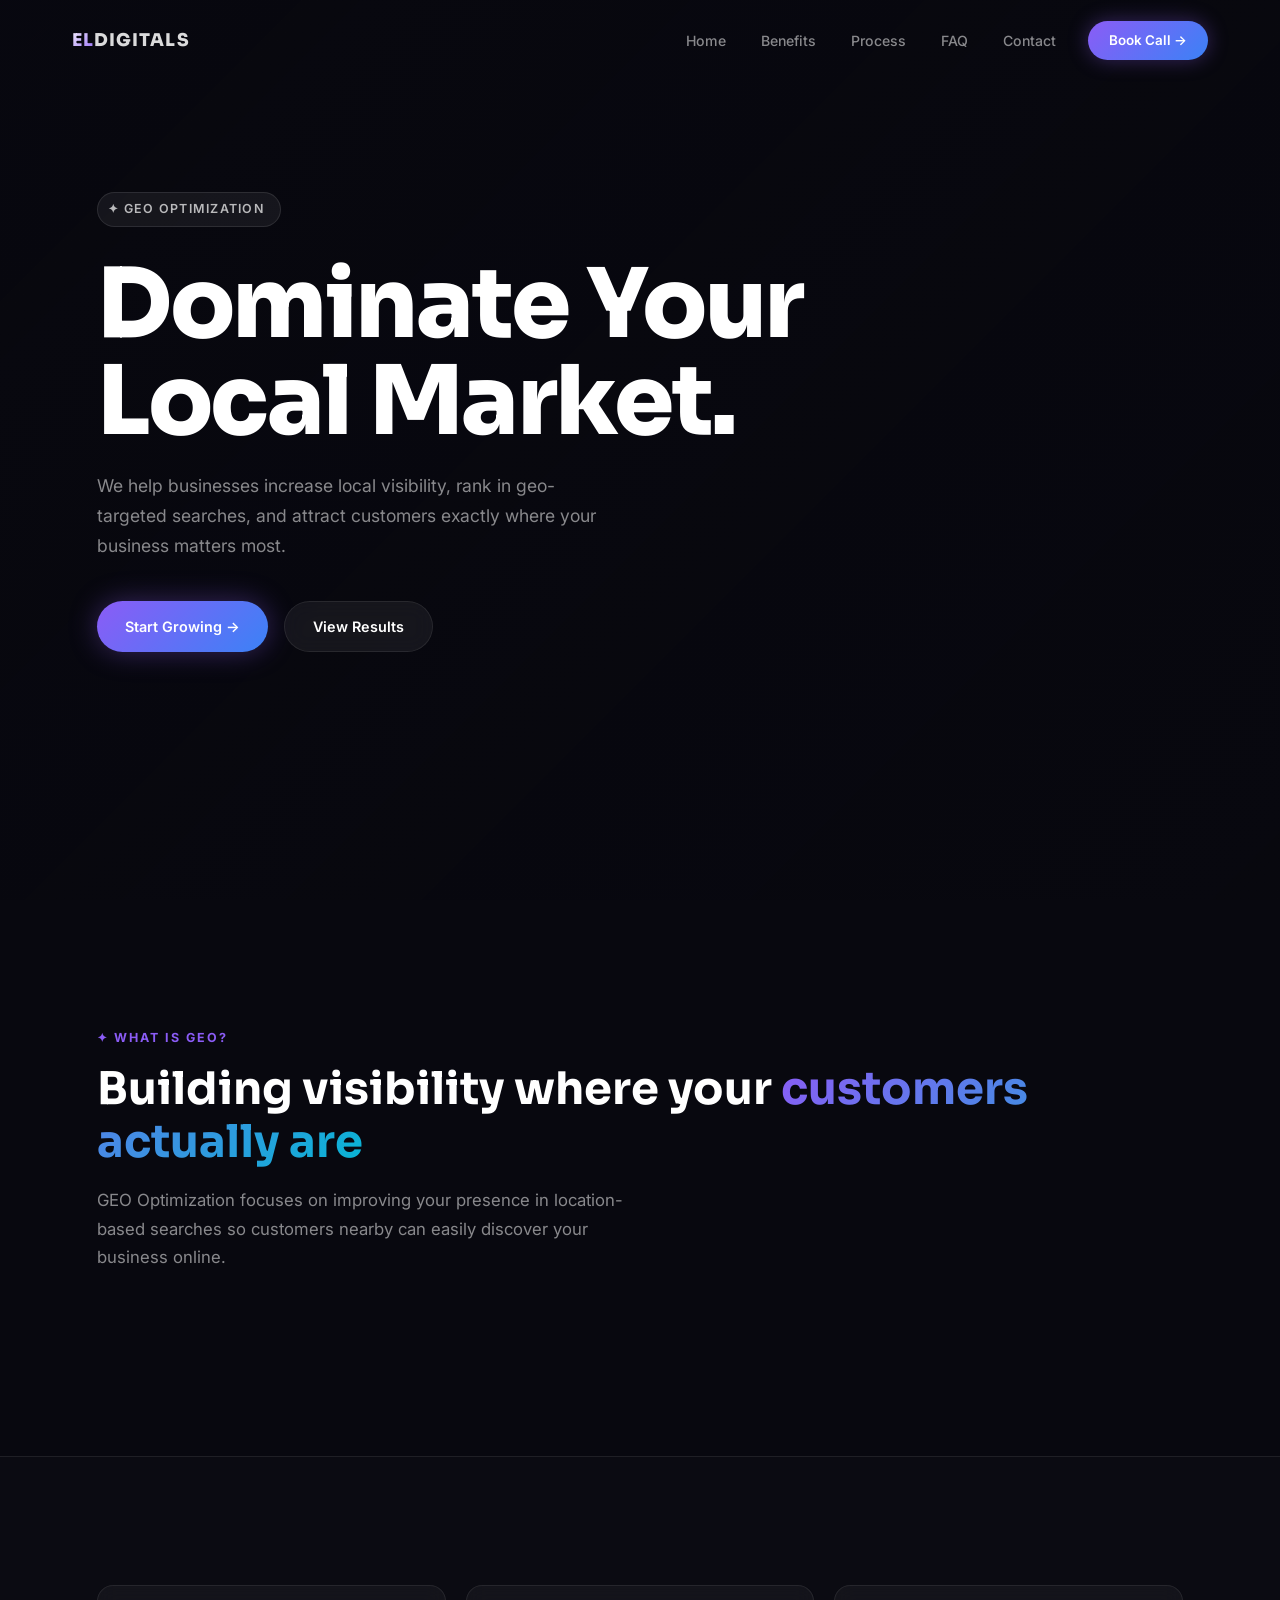
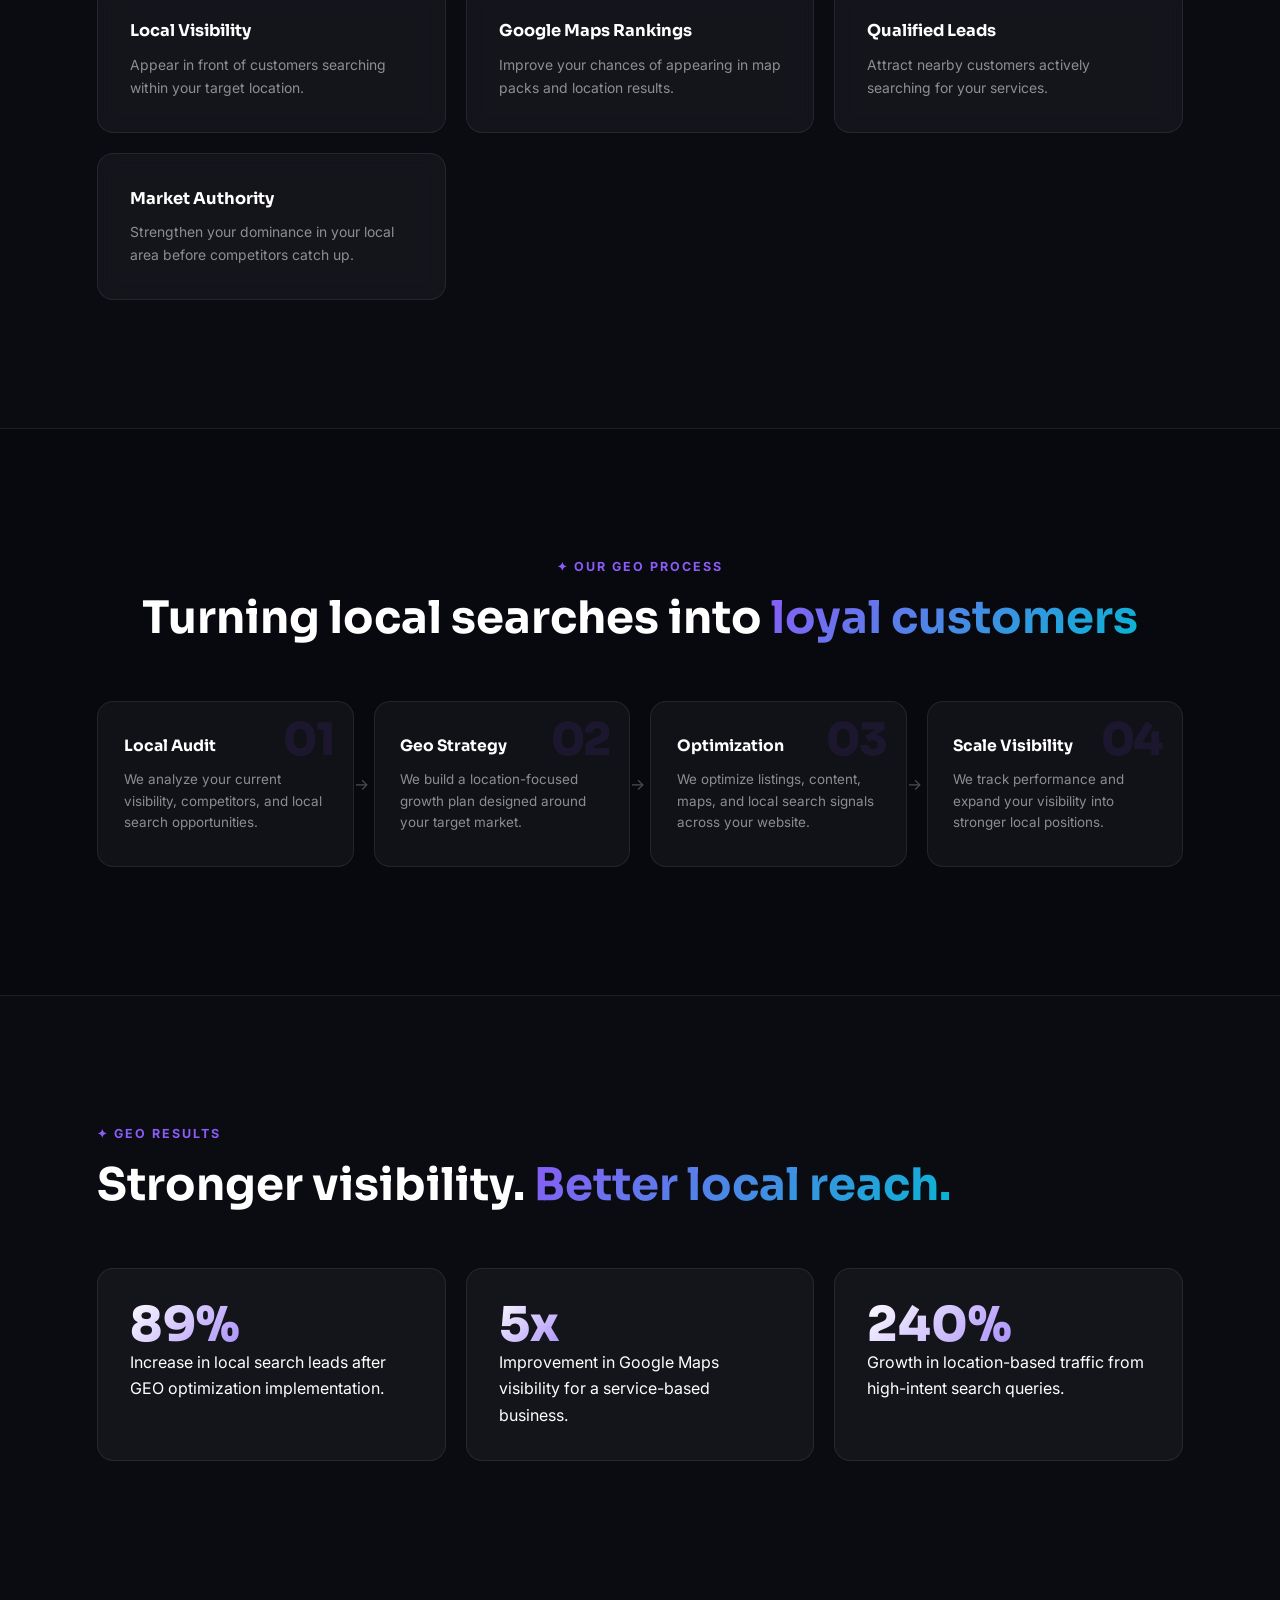
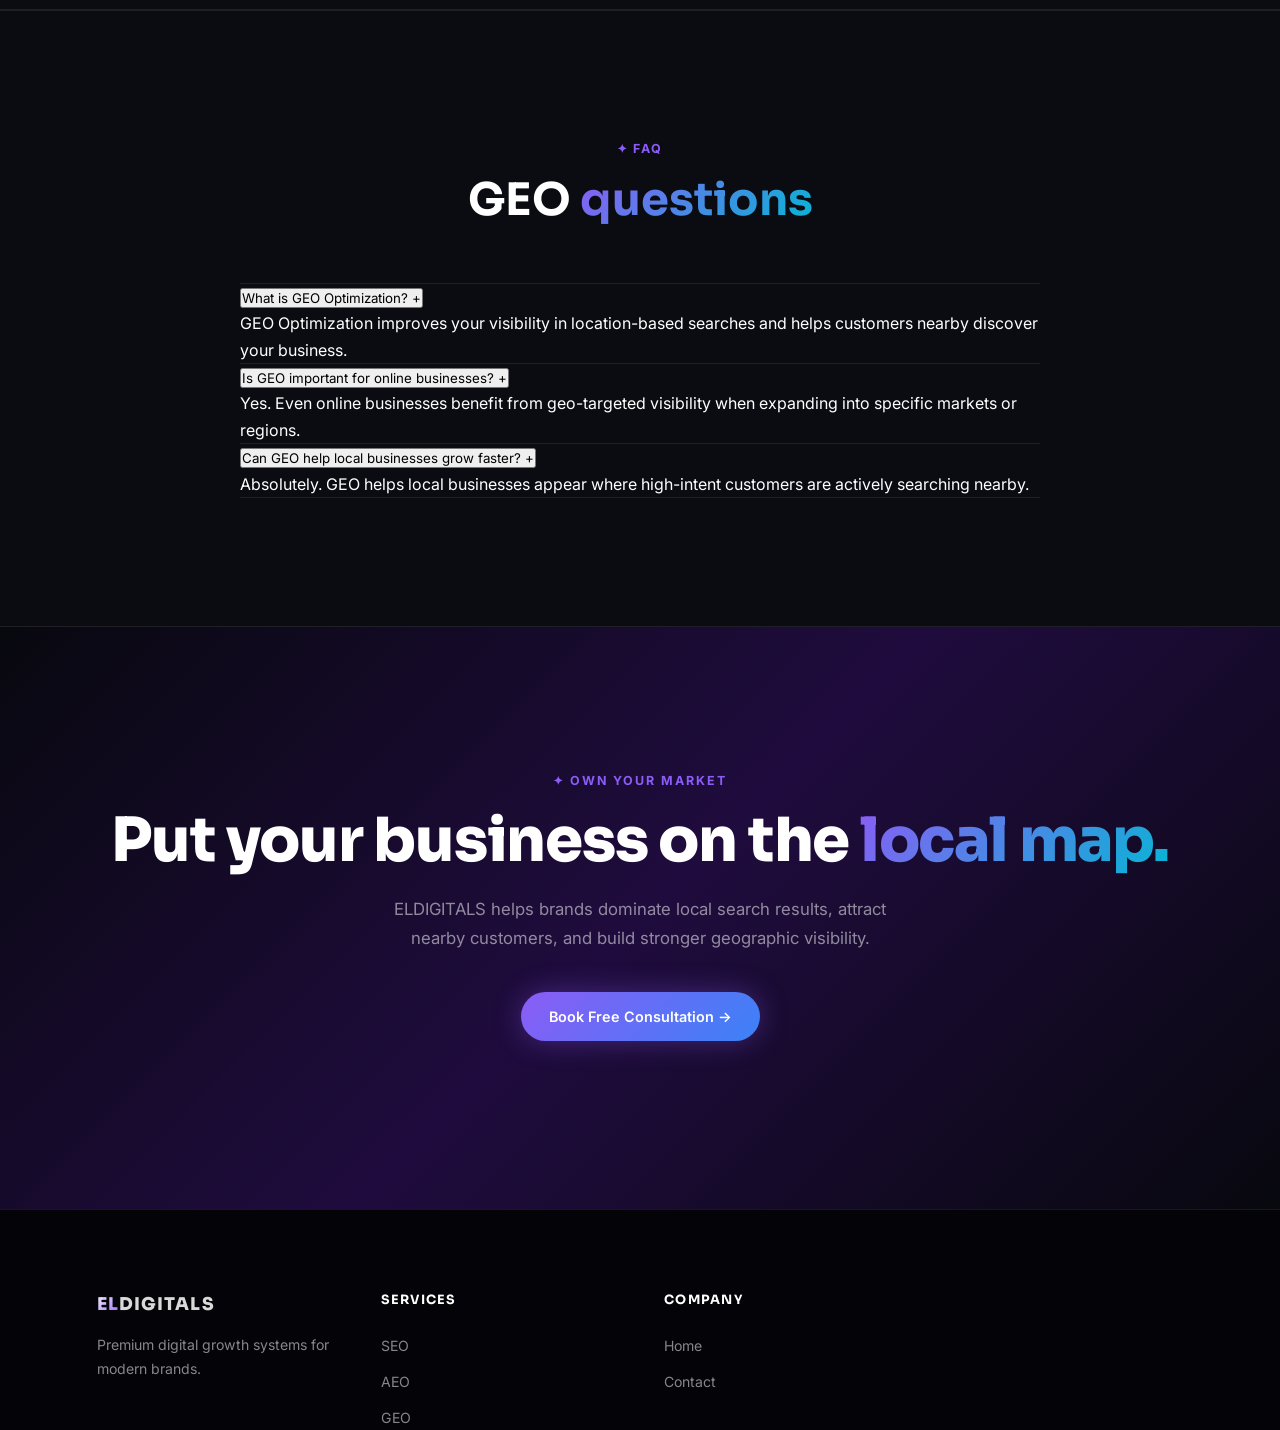
<file: Geo.html>
<!DOCTYPE html>
<html lang="en">
<head>
  <meta charset="UTF-8" />
  <meta name="viewport" content="width=device-width, initial-scale=1.0" />

  <meta name="description" content="GEO Optimization Services by ELDIGITALS" />

  <title>GEO Optimization — ELDIGITALS</title>

  <link rel="stylesheet" href="style.css" />

  <link rel="preconnect" href="https://fonts.googleapis.com">
  <link rel="preconnect" href="https://fonts.gstatic.com" crossorigin>

  <link href="https://fonts.googleapis.com/css2?family=Sora:wght@300;400;600;700;800&family=Inter:wght@300;400;500;600&display=swap" rel="stylesheet">
</head>

<body>

<!-- ═════════════════════════════
     NAVBAR
═════════════════════════════ -->

<nav class="navbar">
  <div class="nav-container">

    <a href="index.html" class="nav-logo">
      <span class="logo-el">EL</span>
      <span class="logo-digitals">DIGITALS</span>
    </a>

    <ul class="nav-links">
      <li><a href="index.html">Home</a></li>
      <li><a href="#benefits">Benefits</a></li>
      <li><a href="#process">Process</a></li>
      <li><a href="#faq">FAQ</a></li>
      <li><a href="#contact">Contact</a></li>
    </ul>

    <a href="#contact" class="nav-cta">Book Call →</a>

  </div>
</nav>

<!-- ═════════════════════════════
     HERO
═════════════════════════════ -->

<section class="hero service-hero">

  <div class="hero-overlay"></div>

  <div class="container service-hero-content">

    <div class="hero-badge">
      ✦ GEO Optimization
    </div>

    <h1 class="hero-title">
      Dominate Your<br>
      Local Market.
    </h1>

    <p class="hero-desc">
      We help businesses increase local visibility, rank in geo-targeted searches, and attract customers exactly where your business matters most.
    </p>

    <div class="hero-actions">

      <a href="#contact" class="btn btn-primary">
        Start Growing →
      </a>

      <a href="#results" class="btn btn-ghost">
        View Results
      </a>

    </div>

  </div>

</section>

<!-- ═════════════════════════════
     WHAT IS GEO
═════════════════════════════ -->

<section class="services">

  <div class="container">

    <div class="section-header">

      <div class="section-label">
        ✦ What Is GEO?
      </div>

      <h2 class="section-title">
        Building visibility where your
        <span class="gradient-text">
          customers actually are
        </span>
      </h2>

      <p class="section-desc">
        GEO Optimization focuses on improving your presence in location-based searches so customers nearby can easily discover your business online.
      </p>

    </div>

  </div>

</section>

<!-- ═════════════════════════════
     BENEFITS
═════════════════════════════ -->

<section class="why-us" id="benefits">

  <div class="container">

    <div class="services-grid">

      <div class="service-card">
        <div class="card-body">

          <h3>Local Visibility</h3>

          <p>
            Appear in front of customers searching within your target location.
          </p>

        </div>
      </div>

      <div class="service-card">
        <div class="card-body">

          <h3>Google Maps Rankings</h3>

          <p>
            Improve your chances of appearing in map packs and location results.
          </p>

        </div>
      </div>

      <div class="service-card">
        <div class="card-body">

          <h3>Qualified Leads</h3>

          <p>
            Attract nearby customers actively searching for your services.
          </p>

        </div>
      </div>

      <div class="service-card">
        <div class="card-body">

          <h3>Market Authority</h3>

          <p>
            Strengthen your dominance in your local area before competitors catch up.
          </p>

        </div>
      </div>

    </div>

  </div>

</section>

<!-- ═════════════════════════════
     PROCESS
═════════════════════════════ -->

<section class="process" id="process">

  <div class="container">

    <div class="section-header section-header--center">

      <div class="section-label">
        ✦ Our GEO Process
      </div>

      <h2 class="section-title">
        Turning local searches into
        <span class="gradient-text">
          loyal customers
        </span>
      </h2>

    </div>

    <div class="process-grid">

      <div class="process-card">

        <div class="process-num">01</div>

        <h3>Local Audit</h3>

        <p>
          We analyze your current visibility, competitors, and local search opportunities.
        </p>

      </div>

      <div class="process-card">

        <div class="process-num">02</div>

        <h3>Geo Strategy</h3>

        <p>
          We build a location-focused growth plan designed around your target market.
        </p>

      </div>

      <div class="process-card">

        <div class="process-num">03</div>

        <h3>Optimization</h3>

        <p>
          We optimize listings, content, maps, and local search signals across your website.
        </p>

      </div>

      <div class="process-card">

        <div class="process-num">04</div>

        <h3>Scale Visibility</h3>

        <p>
          We track performance and expand your visibility into stronger local positions.
        </p>

      </div>

    </div>

  </div>

</section>

<!-- ═════════════════════════════
     RESULTS
═════════════════════════════ -->

<section class="results" id="results">

  <div class="container">

    <div class="section-header">

      <div class="section-label">
        ✦ GEO Results
      </div>

      <h2 class="section-title">
        Stronger visibility.
        <span class="gradient-text">
          Better local reach.
        </span>
      </h2>

    </div>

    <div class="results-grid">

      <div class="result-card">

        <div class="result-top">
          <span class="result-num">89%</span>
        </div>

        <p class="result-desc">
          Increase in local search leads after GEO optimization implementation.
        </p>

      </div>

      <div class="result-card">

        <div class="result-top">
          <span class="result-num">5x</span>
        </div>

        <p class="result-desc">
          Improvement in Google Maps visibility for a service-based business.
        </p>

      </div>

      <div class="result-card">

        <div class="result-top">
          <span class="result-num">240%</span>
        </div>

        <p class="result-desc">
          Growth in location-based traffic from high-intent search queries.
        </p>

      </div>

    </div>

  </div>

</section>

<!-- ═════════════════════════════
     FAQ
═════════════════════════════ -->

<section class="faq" id="faq">

  <div class="container">

    <div class="section-header section-header--center">

      <div class="section-label">
        ✦ FAQ
      </div>

      <h2 class="section-title">
        GEO
        <span class="gradient-text">
          questions
        </span>
      </h2>

    </div>

    <div class="faq-list">

      <div class="faq-item">

        <button class="faq-q">
          <span>What is GEO Optimization?</span>
          <span>+</span>
        </button>

        <div class="faq-a">
          <p>
            GEO Optimization improves your visibility in location-based searches and helps customers nearby discover your business.
          </p>
        </div>

      </div>

      <div class="faq-item">

        <button class="faq-q">
          <span>Is GEO important for online businesses?</span>
          <span>+</span>
        </button>

        <div class="faq-a">
          <p>
            Yes. Even online businesses benefit from geo-targeted visibility when expanding into specific markets or regions.
          </p>
        </div>

      </div>

      <div class="faq-item">

        <button class="faq-q">
          <span>Can GEO help local businesses grow faster?</span>
          <span>+</span>
        </button>

        <div class="faq-a">
          <p>
            Absolutely. GEO helps local businesses appear where high-intent customers are actively searching nearby.
          </p>
        </div>

      </div>

    </div>

  </div>

</section>

<!-- ═════════════════════════════
     CTA
═════════════════════════════ -->

<section class="cta-banner" id="contact">

  <div class="cta-overlay"></div>

  <div class="container cta-inner">

    <div class="section-label">
      ✦ Own Your Market
    </div>

    <h2 class="cta-title">
      Put your business on the
      <span class="gradient-text">
        local map.
      </span>
    </h2>

    <p class="cta-desc">
      ELDIGITALS helps brands dominate local search results, attract nearby customers, and build stronger geographic visibility.
    </p>

    <div class="cta-actions">

      <a href="mailto:hello@eldigitals.com" class="btn btn-primary">
        Book Free Consultation →
      </a>

    </div>

  </div>

</section>

<!-- ═════════════════════════════
     FOOTER
═════════════════════════════ -->

<footer class="footer">

  <div class="container footer-grid">

    <div class="footer-brand">

      <a href="index.html" class="nav-logo">
        <span class="logo-el">EL</span>
        <span class="logo-digitals">DIGITALS</span>
      </a>

      <p>
        Premium digital growth systems for modern brands.
      </p>

    </div>

    <div class="footer-col">

      <h4>Services</h4>

      <ul>
        <li><a href="seo.html">SEO</a></li>
        <li><a href="aeo.html">AEO</a></li>
        <li><a href="geo.html">GEO</a></li>
      </ul>

    </div>

    <div class="footer-col">

      <h4>Company</h4>

      <ul>
        <li><a href="index.html">Home</a></li>
        <li><a href="#contact">Contact</a></li>
      </ul>

    </div>

  </div>

</footer>

<script src="script.js"></script>

</body>
</html>
</file>
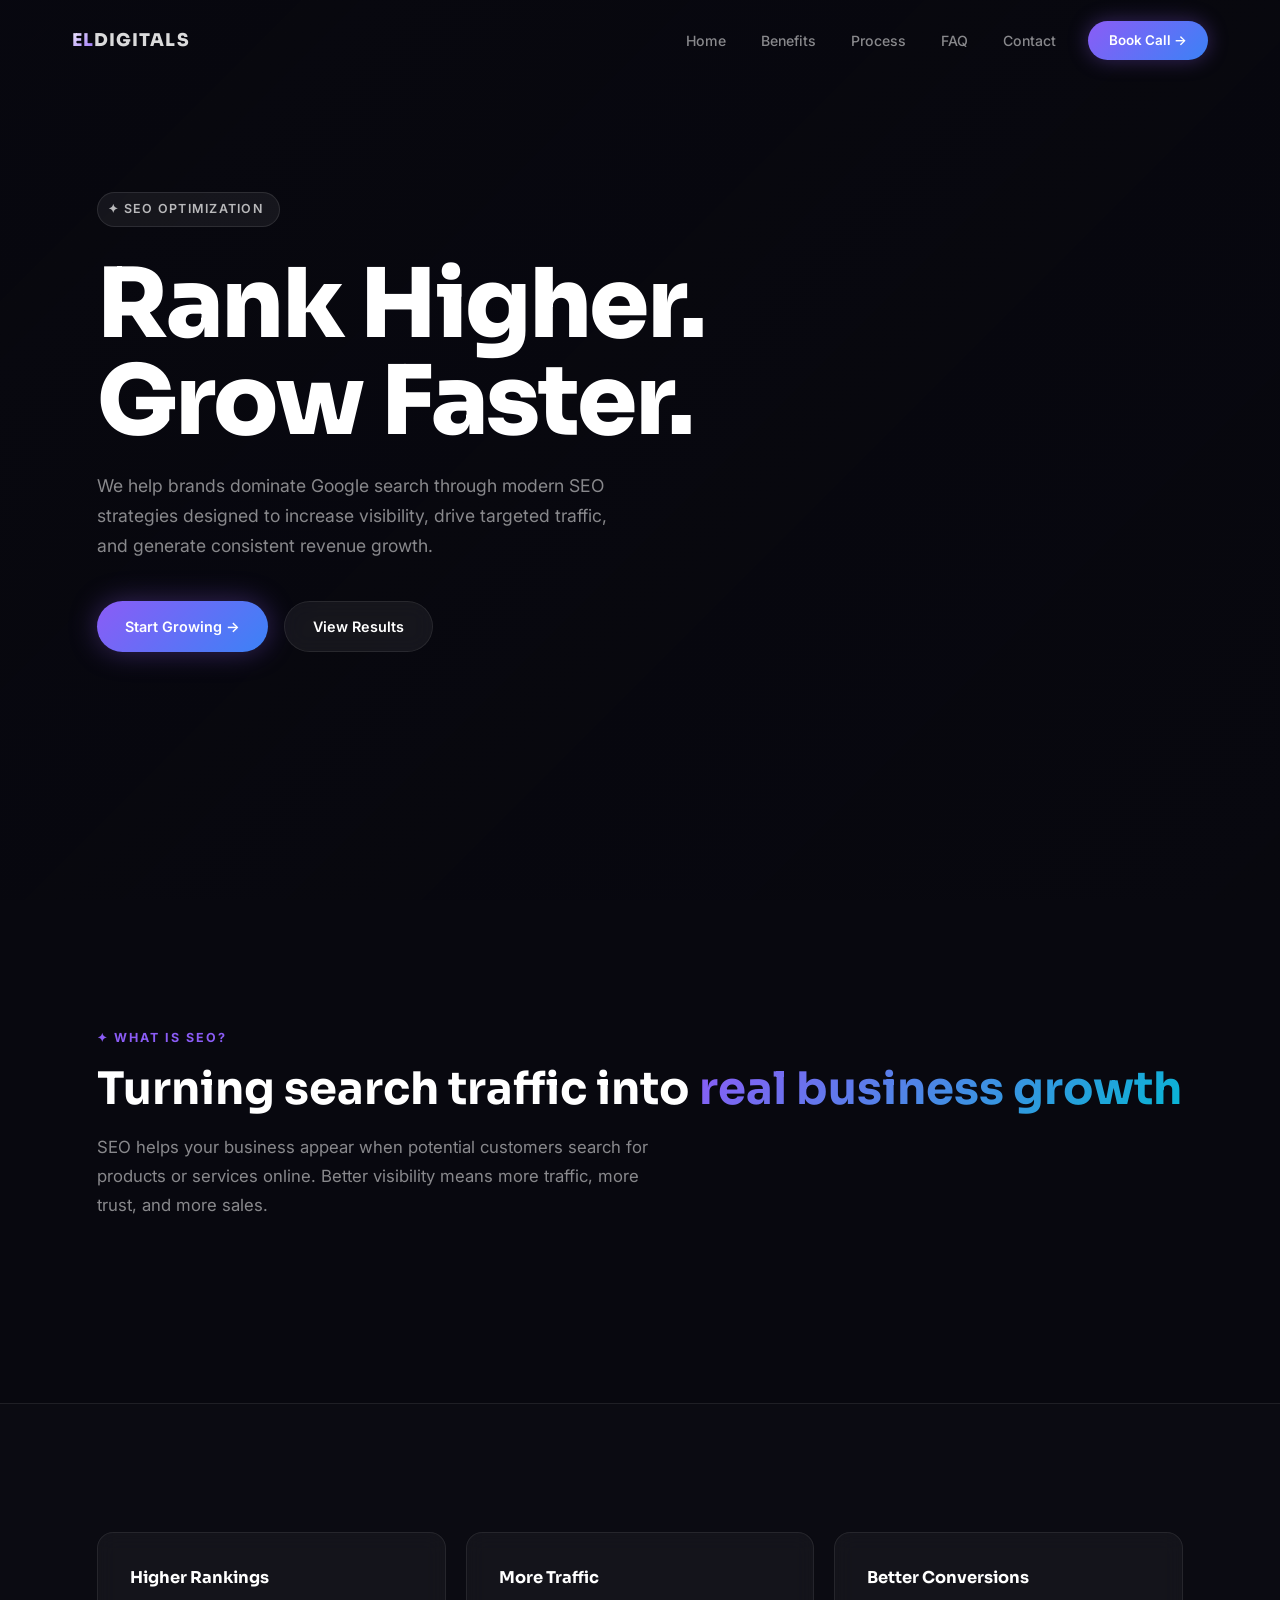
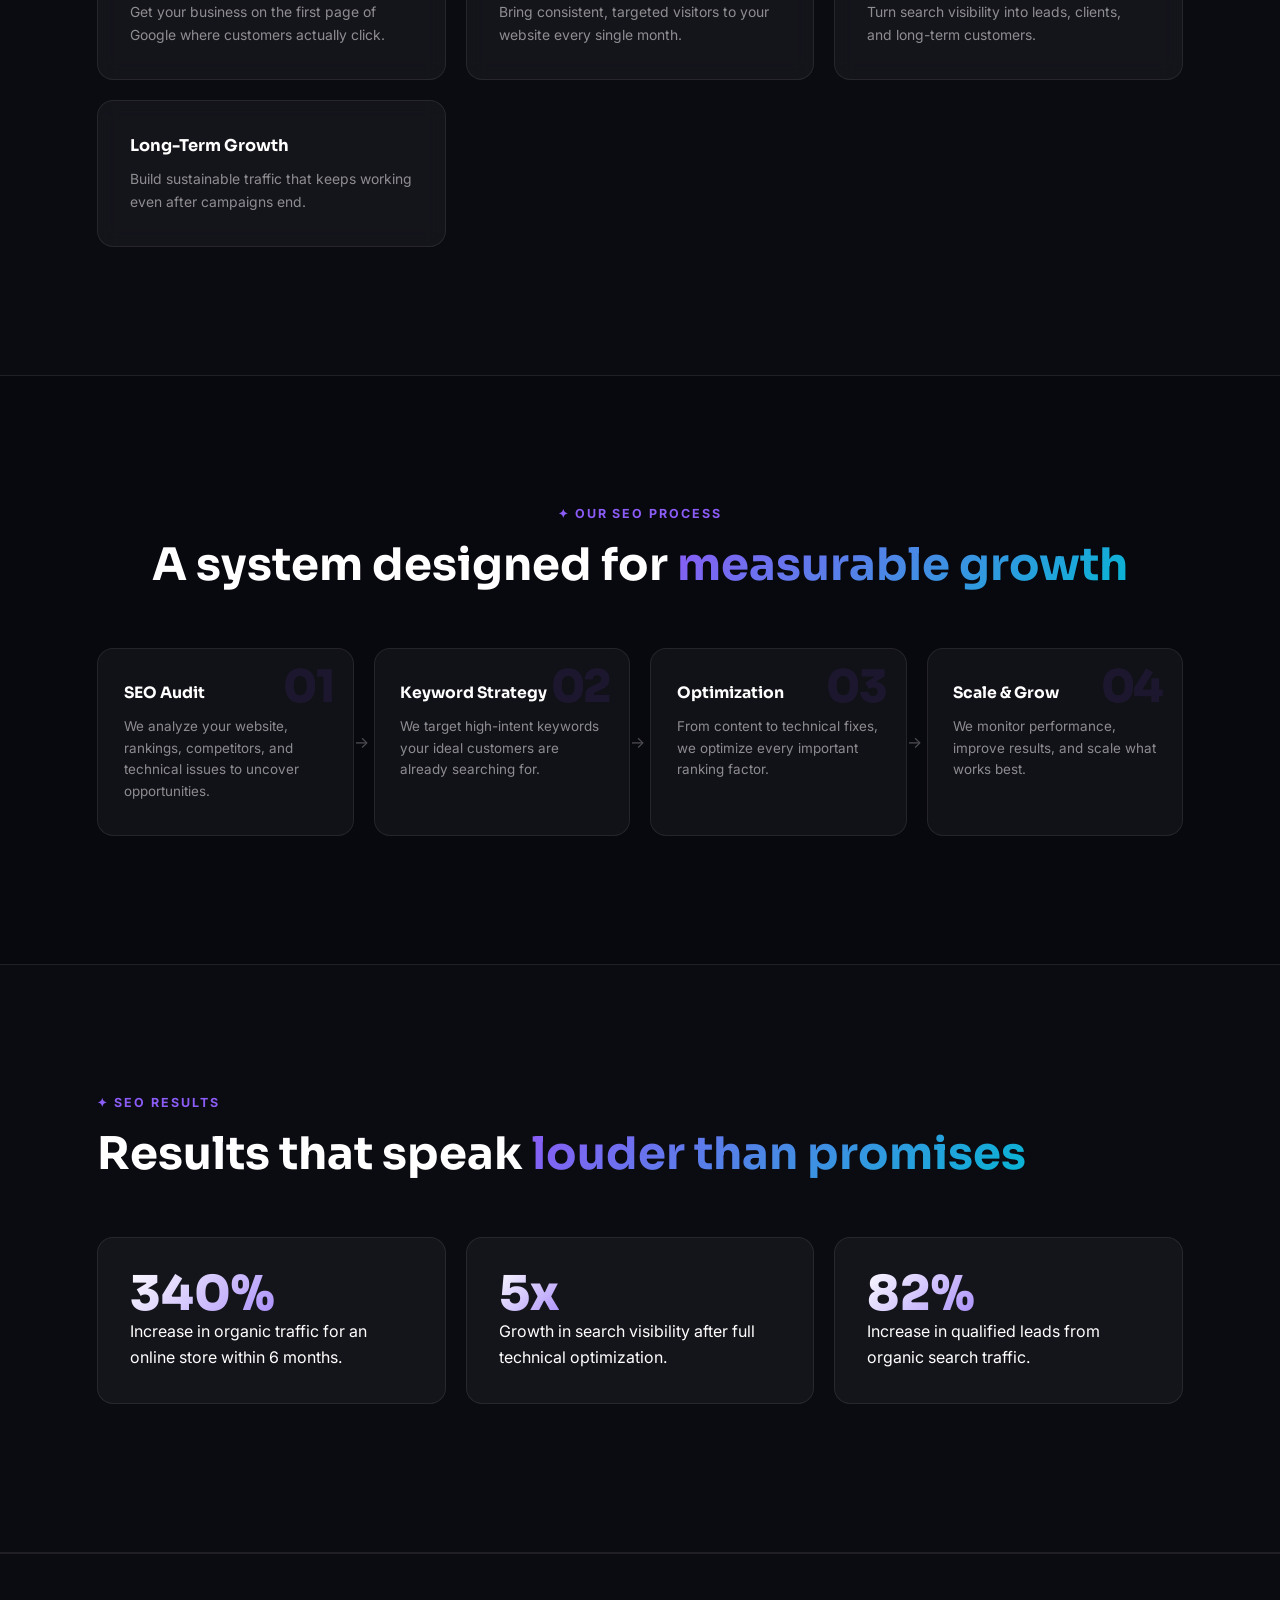
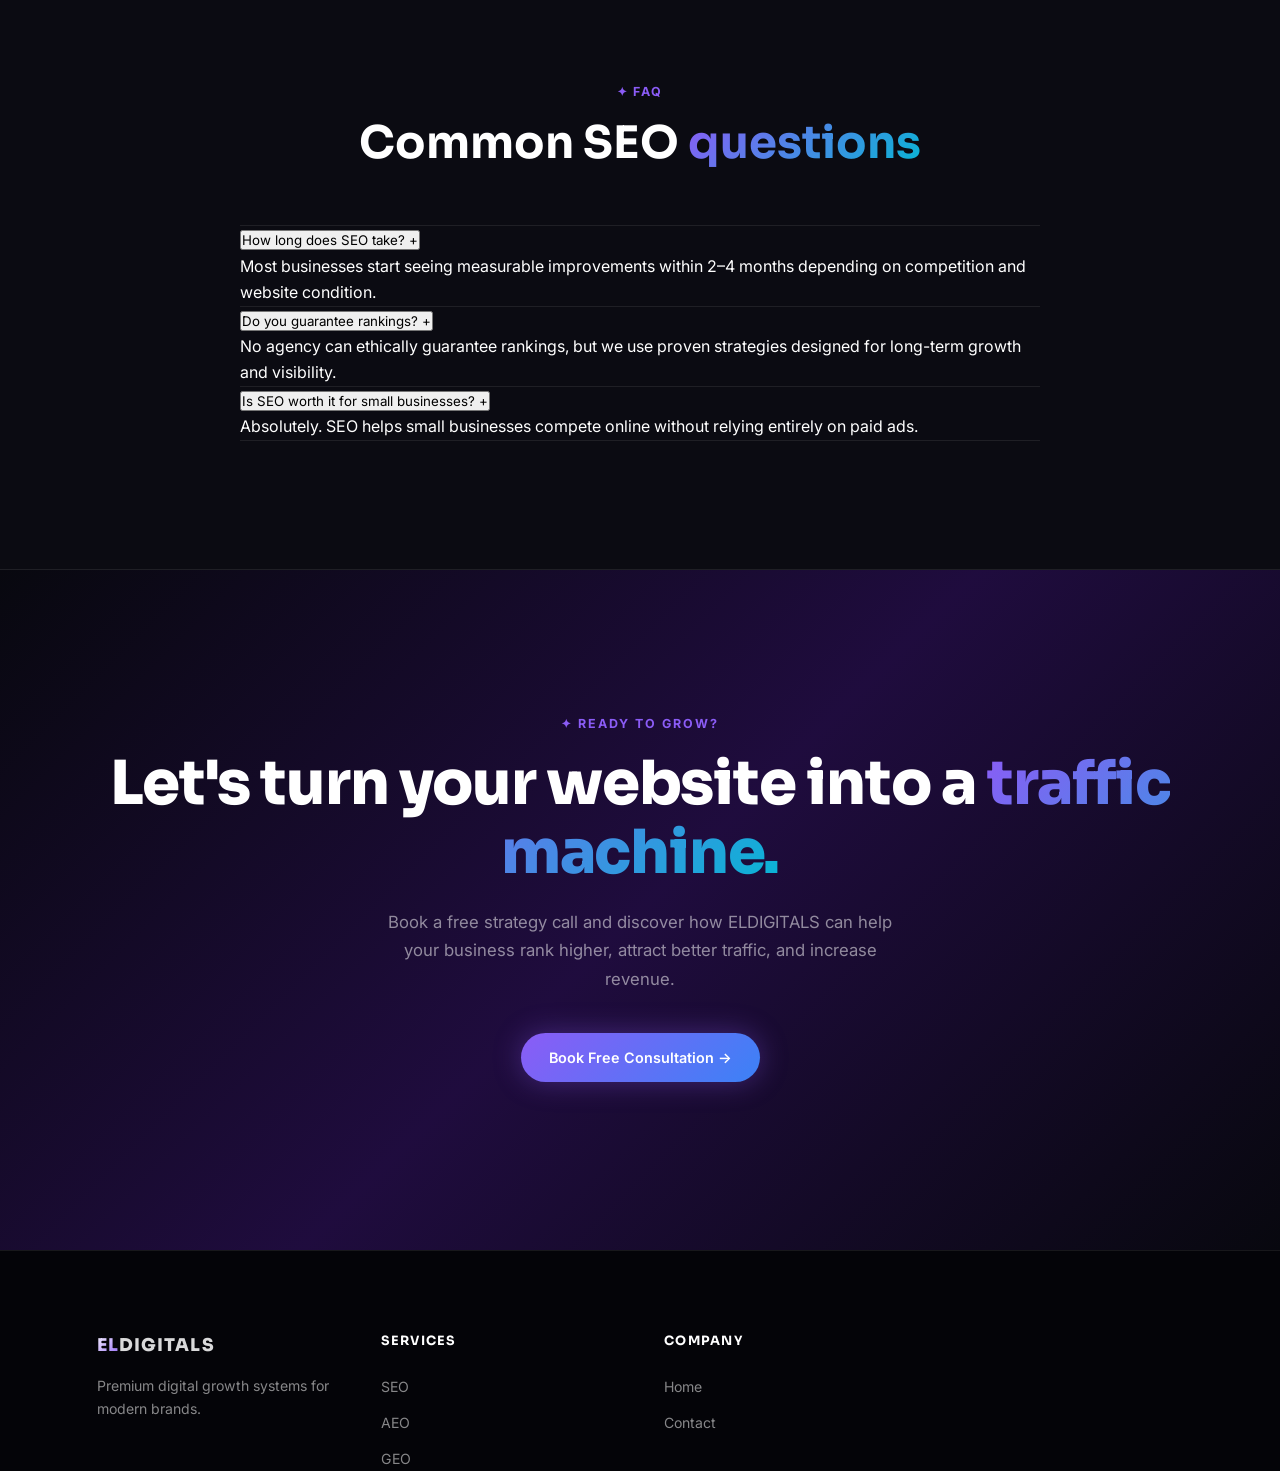
<file: seo.html>
<!DOCTYPE html>
<html lang="en">
<head>
  <meta charset="UTF-8" />
  <meta name="viewport" content="width=device-width, initial-scale=1.0" />
  <meta name="description" content="SEO Optimization Services by ELDIGITALS" />

  <title>SEO Optimization — ELDIGITALS</title>

  <link rel="stylesheet" href="style.css" />

  <link rel="preconnect" href="https://fonts.googleapis.com">
  <link rel="preconnect" href="https://fonts.gstatic.com" crossorigin>

  <link href="https://fonts.googleapis.com/css2?family=Sora:wght@300;400;600;700;800&family=Inter:wght@300;400;500;600&display=swap" rel="stylesheet">
</head>

<body>

<!-- ═════════════════════════════
     NAVBAR
═════════════════════════════ -->

<nav class="navbar">
  <div class="nav-container">

    <a href="index.html" class="nav-logo">
      <span class="logo-el">EL</span>
      <span class="logo-digitals">DIGITALS</span>
    </a>

    <ul class="nav-links">
      <li><a href="index.html">Home</a></li>
      <li><a href="#benefits">Benefits</a></li>
      <li><a href="#process">Process</a></li>
      <li><a href="#faq">FAQ</a></li>
      <li><a href="#contact">Contact</a></li>
    </ul>

    <a href="#contact" class="nav-cta">Book Call →</a>

  </div>
</nav>

<!-- ═════════════════════════════
     HERO
═════════════════════════════ -->

<section class="hero service-hero">

  <div class="hero-overlay"></div>

  <div class="container service-hero-content">

    <div class="hero-badge">
      ✦ SEO Optimization
    </div>

    <h1 class="hero-title">
      Rank Higher.<br>
      Grow Faster.
    </h1>

    <p class="hero-desc">
      We help brands dominate Google search through modern SEO strategies designed to increase visibility, drive targeted traffic, and generate consistent revenue growth.
    </p>

    <div class="hero-actions">
      <a href="#contact" class="btn btn-primary">
        Start Growing →
      </a>

      <a href="#results" class="btn btn-ghost">
        View Results
      </a>
    </div>

  </div>

</section>

<!-- ═════════════════════════════
     WHAT IS SEO
═════════════════════════════ -->

<section class="services">

  <div class="container">

    <div class="section-header">

      <div class="section-label">
        ✦ What Is SEO?
      </div>

      <h2 class="section-title">
        Turning search traffic into
        <span class="gradient-text">
          real business growth
        </span>
      </h2>

      <p class="section-desc">
        SEO helps your business appear when potential customers search for products or services online. Better visibility means more traffic, more trust, and more sales.
      </p>

    </div>

  </div>

</section>

<!-- ═════════════════════════════
     BENEFITS
═════════════════════════════ -->

<section class="why-us" id="benefits">

  <div class="container">

    <div class="services-grid">

      <div class="service-card">
        <div class="card-body">
          <h3>Higher Rankings</h3>
          <p>
            Get your business on the first page of Google where customers actually click.
          </p>
        </div>
      </div>

      <div class="service-card">
        <div class="card-body">
          <h3>More Traffic</h3>
          <p>
            Bring consistent, targeted visitors to your website every single month.
          </p>
        </div>
      </div>

      <div class="service-card">
        <div class="card-body">
          <h3>Better Conversions</h3>
          <p>
            Turn search visibility into leads, clients, and long-term customers.
          </p>
        </div>
      </div>

      <div class="service-card">
        <div class="card-body">
          <h3>Long-Term Growth</h3>
          <p>
            Build sustainable traffic that keeps working even after campaigns end.
          </p>
        </div>
      </div>

    </div>

  </div>

</section>

<!-- ═════════════════════════════
     PROCESS
═════════════════════════════ -->

<section class="process" id="process">

  <div class="container">

    <div class="section-header section-header--center">

      <div class="section-label">
        ✦ Our SEO Process
      </div>

      <h2 class="section-title">
        A system designed for
        <span class="gradient-text">
          measurable growth
        </span>
      </h2>

    </div>

    <div class="process-grid">

      <div class="process-card">
        <div class="process-num">01</div>

        <h3>SEO Audit</h3>

        <p>
          We analyze your website, rankings, competitors, and technical issues to uncover opportunities.
        </p>
      </div>

      <div class="process-card">
        <div class="process-num">02</div>

        <h3>Keyword Strategy</h3>

        <p>
          We target high-intent keywords your ideal customers are already searching for.
        </p>
      </div>

      <div class="process-card">
        <div class="process-num">03</div>

        <h3>Optimization</h3>

        <p>
          From content to technical fixes, we optimize every important ranking factor.
        </p>
      </div>

      <div class="process-card">
        <div class="process-num">04</div>

        <h3>Scale & Grow</h3>

        <p>
          We monitor performance, improve results, and scale what works best.
        </p>
      </div>

    </div>

  </div>

</section>

<!-- ═════════════════════════════
     RESULTS
═════════════════════════════ -->

<section class="results" id="results">

  <div class="container">

    <div class="section-header">

      <div class="section-label">
        ✦ SEO Results
      </div>

      <h2 class="section-title">
        Results that speak
        <span class="gradient-text">
          louder than promises
        </span>
      </h2>

    </div>

    <div class="results-grid">

      <div class="result-card">
        <div class="result-top">
          <span class="result-num">340%</span>
        </div>

        <p class="result-desc">
          Increase in organic traffic for an online store within 6 months.
        </p>
      </div>

      <div class="result-card">
        <div class="result-top">
          <span class="result-num">5x</span>
        </div>

        <p class="result-desc">
          Growth in search visibility after full technical optimization.
        </p>
      </div>

      <div class="result-card">
        <div class="result-top">
          <span class="result-num">82%</span>
        </div>

        <p class="result-desc">
          Increase in qualified leads from organic search traffic.
        </p>
      </div>

    </div>

  </div>

</section>

<!-- ═════════════════════════════
     FAQ
═════════════════════════════ -->

<section class="faq" id="faq">

  <div class="container">

    <div class="section-header section-header--center">

      <div class="section-label">
        ✦ FAQ
      </div>

      <h2 class="section-title">
        Common SEO
        <span class="gradient-text">
          questions
        </span>
      </h2>

    </div>

    <div class="faq-list">

      <div class="faq-item">
        <button class="faq-q">
          <span>How long does SEO take?</span>
          <span>+</span>
        </button>

        <div class="faq-a">
          <p>
            Most businesses start seeing measurable improvements within 2–4 months depending on competition and website condition.
          </p>
        </div>
      </div>

      <div class="faq-item">
        <button class="faq-q">
          <span>Do you guarantee rankings?</span>
          <span>+</span>
        </button>

        <div class="faq-a">
          <p>
            No agency can ethically guarantee rankings, but we use proven strategies designed for long-term growth and visibility.
          </p>
        </div>
      </div>

      <div class="faq-item">
        <button class="faq-q">
          <span>Is SEO worth it for small businesses?</span>
          <span>+</span>
        </button>

        <div class="faq-a">
          <p>
            Absolutely. SEO helps small businesses compete online without relying entirely on paid ads.
          </p>
        </div>
      </div>

    </div>

  </div>

</section>

<!-- ═════════════════════════════
     CTA
═════════════════════════════ -->

<section class="cta-banner" id="contact">

  <div class="cta-overlay"></div>

  <div class="container cta-inner">

    <div class="section-label">
      ✦ Ready To Grow?
    </div>

    <h2 class="cta-title">
      Let's turn your website into a
      <span class="gradient-text">
        traffic machine.
      </span>
    </h2>

    <p class="cta-desc">
      Book a free strategy call and discover how ELDIGITALS can help your business rank higher, attract better traffic, and increase revenue.
    </p>

    <div class="cta-actions">
      <a href="mailto:hello@eldigitals.com" class="btn btn-primary">
        Book Free Consultation →
      </a>
    </div>

  </div>

</section>

<!-- ═════════════════════════════
     FOOTER
═════════════════════════════ -->

<footer class="footer">

  <div class="container footer-grid">

    <div class="footer-brand">

      <a href="index.html" class="nav-logo">
        <span class="logo-el">EL</span>
        <span class="logo-digitals">DIGITALS</span>
      </a>

      <p>
        Premium digital growth systems for modern brands.
      </p>

    </div>

    <div class="footer-col">

      <h4>Services</h4>

      <ul>
        <li><a href="seo.html">SEO</a></li>
        <li><a href="aeo.html">AEO</a></li>
        <li><a href="geo.html">GEO</a></li>
      </ul>

    </div>

    <div class="footer-col">

      <h4>Company</h4>

      <ul>
        <li><a href="index.html">Home</a></li>
        <li><a href="#contact">Contact</a></li>
      </ul>

    </div>

  </div>

</footer>

<script src="script.js"></script>

</body>
</html>
</file>
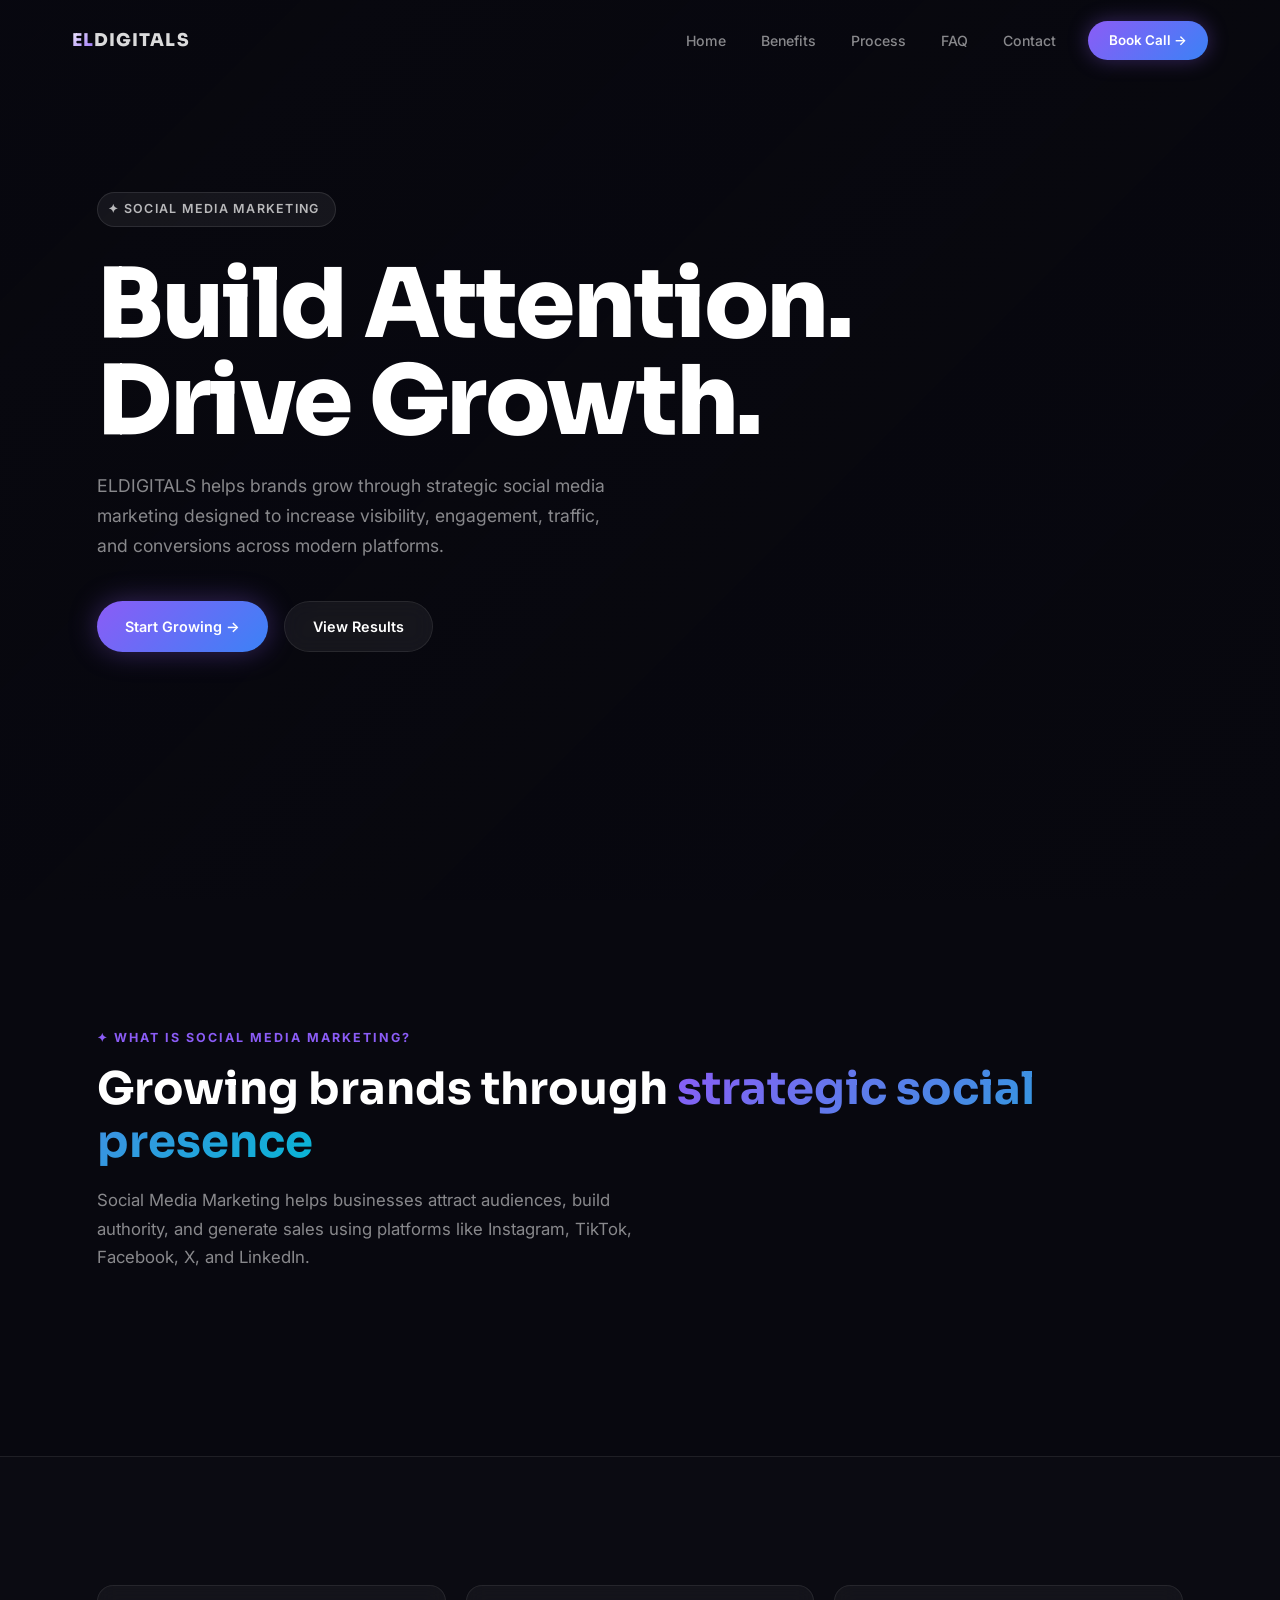
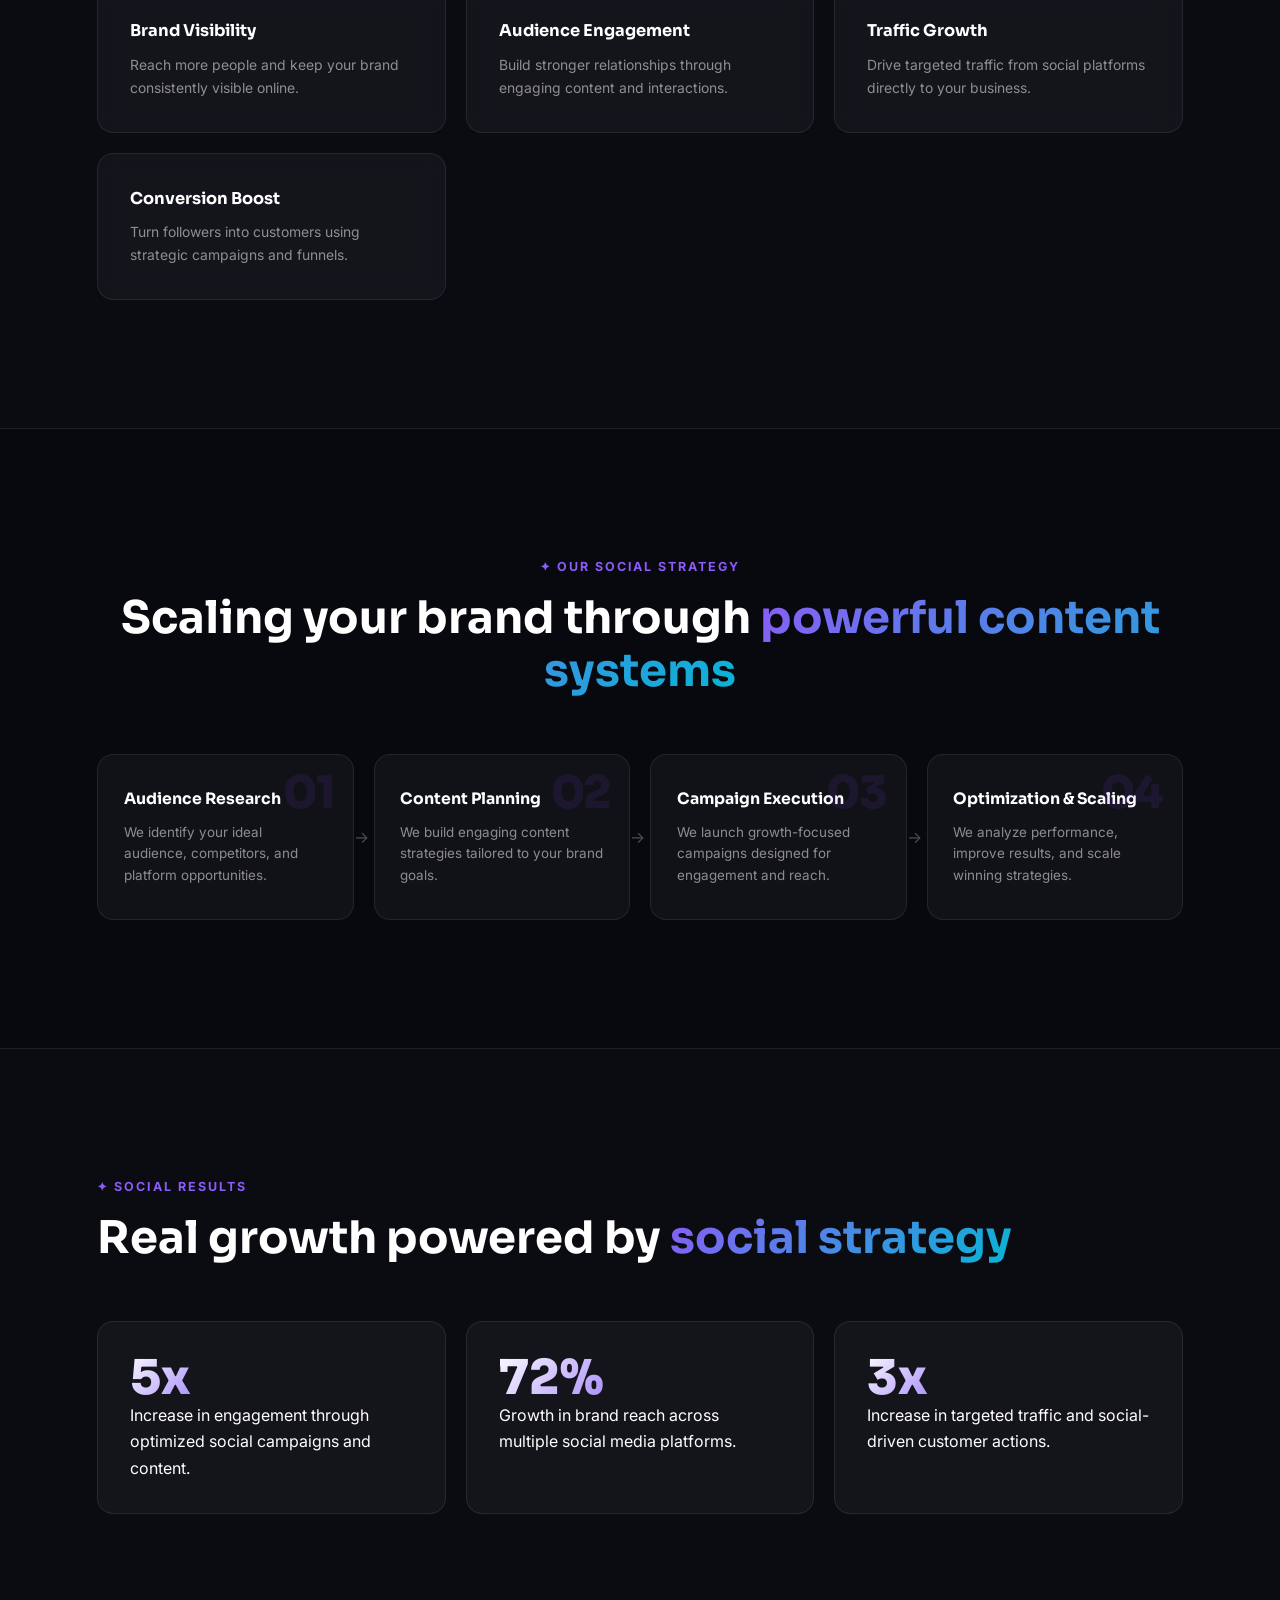
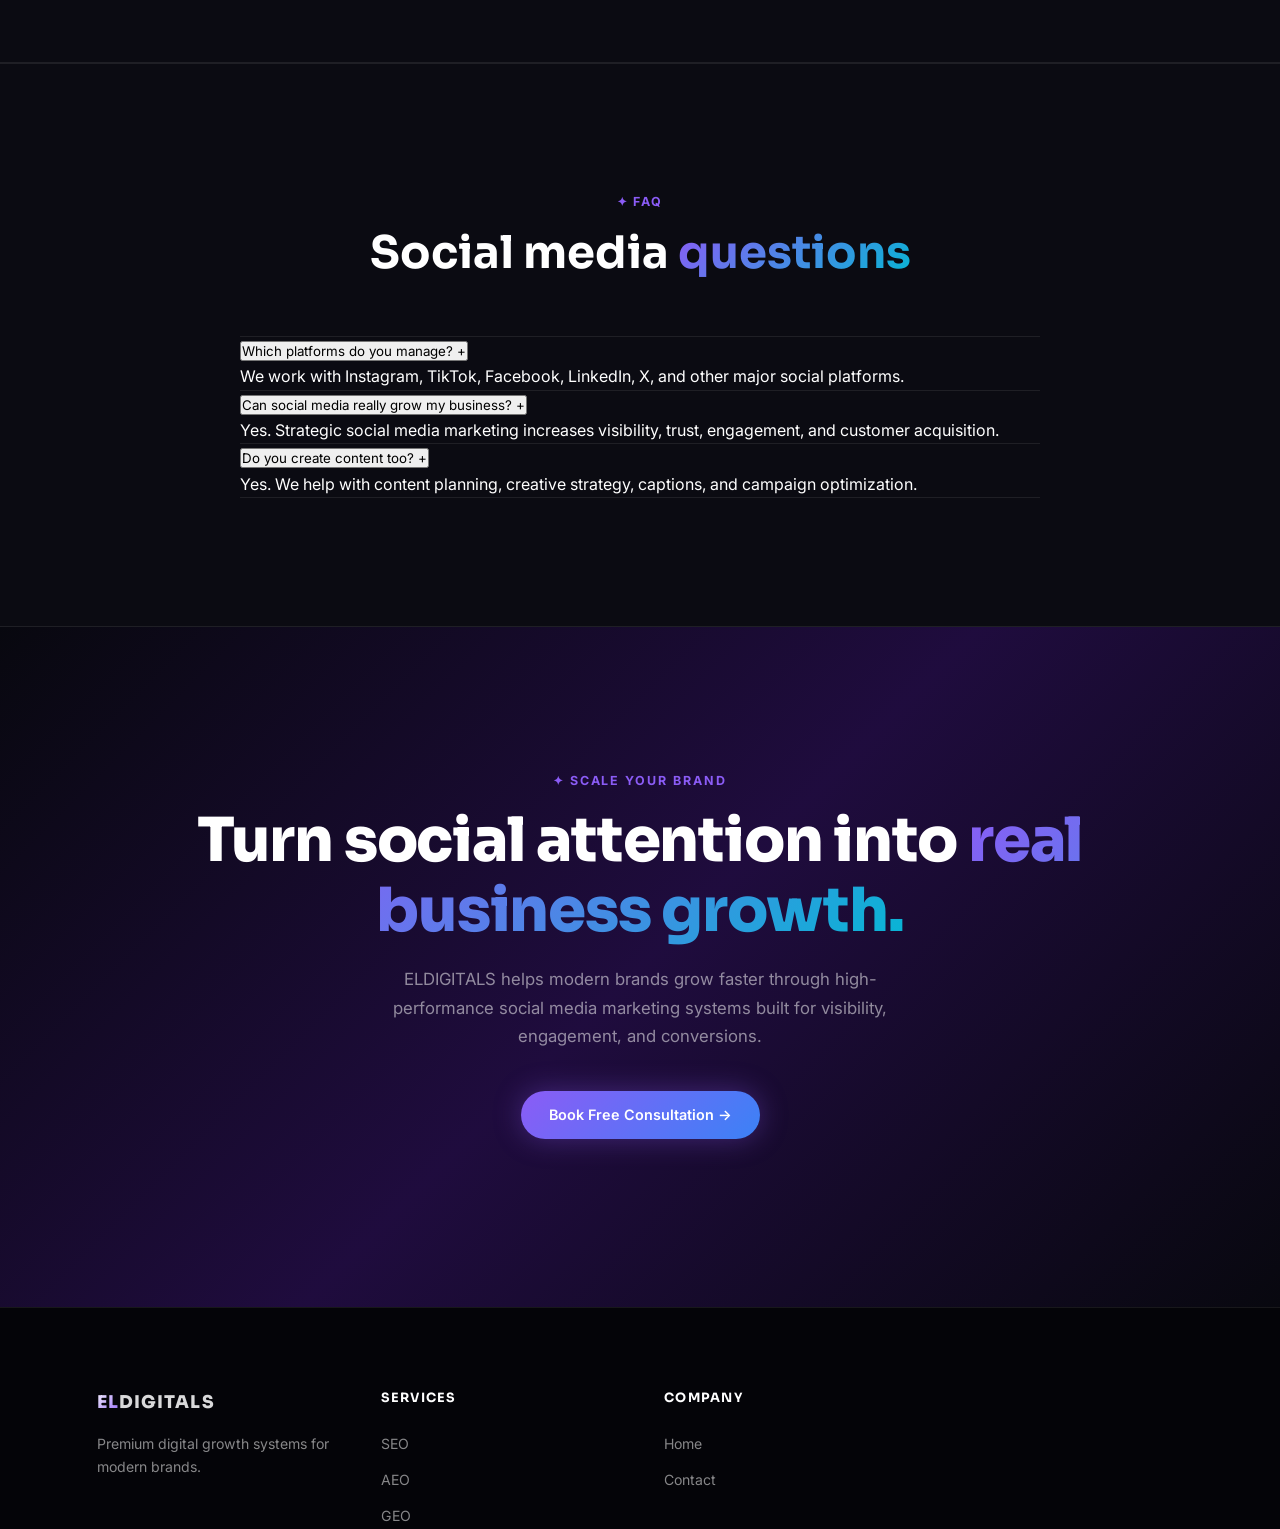
<file: social-media.html>
<!DOCTYPE html>
<html lang="en">
<head>
  <meta charset="UTF-8" />
  <meta name="viewport" content="width=device-width, initial-scale=1.0" />

  <meta name="description" content="Social Media Marketing Services by ELDIGITALS" />

  <title>Social Media Marketing — ELDIGITALS</title>

  <link rel="stylesheet" href="style.css" />

  <link rel="preconnect" href="https://fonts.googleapis.com">
  <link rel="preconnect" href="https://fonts.gstatic.com" crossorigin>

  <link href="https://fonts.googleapis.com/css2?family=Sora:wght@300;400;600;700;800&family=Inter:wght@300;400;500;600&display=swap" rel="stylesheet">
</head>

<body>

<!-- ═════════════════════════════
     NAVBAR
═════════════════════════════ -->

<nav class="navbar">
  <div class="nav-container">

    <a href="index.html" class="nav-logo">
      <span class="logo-el">EL</span>
      <span class="logo-digitals">DIGITALS</span>
    </a>

    <ul class="nav-links">
      <li><a href="index.html">Home</a></li>
      <li><a href="#benefits">Benefits</a></li>
      <li><a href="#process">Process</a></li>
      <li><a href="#faq">FAQ</a></li>
      <li><a href="#contact">Contact</a></li>
    </ul>

    <a href="#contact" class="nav-cta">Book Call →</a>

  </div>
</nav>

<!-- ═════════════════════════════
     HERO
═════════════════════════════ -->

<section class="hero service-hero">

  <div class="hero-overlay"></div>

  <div class="container service-hero-content">

    <div class="hero-badge">
      ✦ Social Media Marketing
    </div>

    <h1 class="hero-title">
      Build Attention.<br>
      Drive Growth.
    </h1>

    <p class="hero-desc">
      ELDIGITALS helps brands grow through strategic social media marketing designed to increase visibility, engagement, traffic, and conversions across modern platforms.
    </p>

    <div class="hero-actions">

      <a href="#contact" class="btn btn-primary">
        Start Growing →
      </a>

      <a href="#results" class="btn btn-ghost">
        View Results
      </a>

    </div>

  </div>

</section>

<!-- ═════════════════════════════
     WHAT IS SMM
═════════════════════════════ -->

<section class="services">

  <div class="container">

    <div class="section-header">

      <div class="section-label">
        ✦ What Is Social Media Marketing?
      </div>

      <h2 class="section-title">
        Growing brands through
        <span class="gradient-text">
          strategic social presence
        </span>
      </h2>

      <p class="section-desc">
        Social Media Marketing helps businesses attract audiences, build authority, and generate sales using platforms like Instagram, TikTok, Facebook, X, and LinkedIn.
      </p>

    </div>

  </div>

</section>

<!-- ═════════════════════════════
     BENEFITS
═════════════════════════════ -->

<section class="why-us" id="benefits">

  <div class="container">

    <div class="services-grid">

      <div class="service-card">
        <div class="card-body">
          <h3>Brand Visibility</h3>

          <p>
            Reach more people and keep your brand consistently visible online.
          </p>
        </div>
      </div>

      <div class="service-card">
        <div class="card-body">
          <h3>Audience Engagement</h3>

          <p>
            Build stronger relationships through engaging content and interactions.
          </p>
        </div>
      </div>

      <div class="service-card">
        <div class="card-body">
          <h3>Traffic Growth</h3>

          <p>
            Drive targeted traffic from social platforms directly to your business.
          </p>
        </div>
      </div>

      <div class="service-card">
        <div class="card-body">
          <h3>Conversion Boost</h3>

          <p>
            Turn followers into customers using strategic campaigns and funnels.
          </p>
        </div>
      </div>

    </div>

  </div>

</section>

<!-- ═════════════════════════════
     PROCESS
═════════════════════════════ -->

<section class="process" id="process">

  <div class="container">

    <div class="section-header section-header--center">

      <div class="section-label">
        ✦ Our Social Strategy
      </div>

      <h2 class="section-title">
        Scaling your brand through
        <span class="gradient-text">
          powerful content systems
        </span>
      </h2>

    </div>

    <div class="process-grid">

      <div class="process-card">

        <div class="process-num">01</div>

        <h3>Audience Research</h3>

        <p>
          We identify your ideal audience, competitors, and platform opportunities.
        </p>

      </div>

      <div class="process-card">

        <div class="process-num">02</div>

        <h3>Content Planning</h3>

        <p>
          We build engaging content strategies tailored to your brand goals.
        </p>

      </div>

      <div class="process-card">

        <div class="process-num">03</div>

        <h3>Campaign Execution</h3>

        <p>
          We launch growth-focused campaigns designed for engagement and reach.
        </p>

      </div>

      <div class="process-card">

        <div class="process-num">04</div>

        <h3>Optimization & Scaling</h3>

        <p>
          We analyze performance, improve results, and scale winning strategies.
        </p>

      </div>

    </div>

  </div>

</section>

<!-- ═════════════════════════════
     RESULTS
═════════════════════════════ -->

<section class="results" id="results">

  <div class="container">

    <div class="section-header">

      <div class="section-label">
        ✦ Social Results
      </div>

      <h2 class="section-title">
        Real growth powered by
        <span class="gradient-text">
          social strategy
        </span>
      </h2>

    </div>

    <div class="results-grid">

      <div class="result-card">

        <div class="result-top">
          <span class="result-num">5x</span>
        </div>

        <p class="result-desc">
          Increase in engagement through optimized social campaigns and content.
        </p>

      </div>

      <div class="result-card">

        <div class="result-top">
          <span class="result-num">72%</span>
        </div>

        <p class="result-desc">
          Growth in brand reach across multiple social media platforms.
        </p>

      </div>

      <div class="result-card">

        <div class="result-top">
          <span class="result-num">3x</span>
        </div>

        <p class="result-desc">
          Increase in targeted traffic and social-driven customer actions.
        </p>

      </div>

    </div>

  </div>

</section>

<!-- ═════════════════════════════
     FAQ
═════════════════════════════ -->

<section class="faq" id="faq">

  <div class="container">

    <div class="section-header section-header--center">

      <div class="section-label">
        ✦ FAQ
      </div>

      <h2 class="section-title">
        Social media
        <span class="gradient-text">
          questions
        </span>
      </h2>

    </div>

    <div class="faq-list">

      <div class="faq-item">

        <button class="faq-q">
          <span>Which platforms do you manage?</span>
          <span>+</span>
        </button>

        <div class="faq-a">
          <p>
            We work with Instagram, TikTok, Facebook, LinkedIn, X, and other major social platforms.
          </p>
        </div>

      </div>

      <div class="faq-item">

        <button class="faq-q">
          <span>Can social media really grow my business?</span>
          <span>+</span>
        </button>

        <div class="faq-a">
          <p>
            Yes. Strategic social media marketing increases visibility, trust, engagement, and customer acquisition.
          </p>
        </div>

      </div>

      <div class="faq-item">

        <button class="faq-q">
          <span>Do you create content too?</span>
          <span>+</span>
        </button>

        <div class="faq-a">
          <p>
            Yes. We help with content planning, creative strategy, captions, and campaign optimization.
          </p>
        </div>

      </div>

    </div>

  </div>

</section>

<!-- ═════════════════════════════
     CTA
═════════════════════════════ -->

<section class="cta-banner" id="contact">

  <div class="cta-overlay"></div>

  <div class="container cta-inner">

    <div class="section-label">
      ✦ Scale Your Brand
    </div>

    <h2 class="cta-title">
      Turn social attention into
      <span class="gradient-text">
        real business growth.
      </span>
    </h2>

    <p class="cta-desc">
      ELDIGITALS helps modern brands grow faster through high-performance social media marketing systems built for visibility, engagement, and conversions.
    </p>

    <div class="cta-actions">

      <a href="mailto:hello@eldigitals.com" class="btn btn-primary">
        Book Free Consultation →
      </a>

    </div>

  </div>

</section>

<!-- ═════════════════════════════
     FOOTER
═════════════════════════════ -->

<footer class="footer">

  <div class="container footer-grid">

    <div class="footer-brand">

      <a href="index.html" class="nav-logo">
        <span class="logo-el">EL</span>
        <span class="logo-digitals">DIGITALS</span>
      </a>

      <p>
        Premium digital growth systems for modern brands.
      </p>

    </div>

    <div class="footer-col">

      <h4>Services</h4>

      <ul>
        <li><a href="seo.html">SEO</a></li>
        <li><a href="aeo.html">AEO</a></li>
        <li><a href="geo.html">GEO</a></li>
      </ul>

    </div>

    <div class="footer-col">

      <h4>Company</h4>

      <ul>
        <li><a href="index.html">Home</a></li>
        <li><a href="#contact">Contact</a></li>
      </ul>

    </div>

  </div>

</footer>

<script src="script.js"></script>

</body>
</html>
</file>
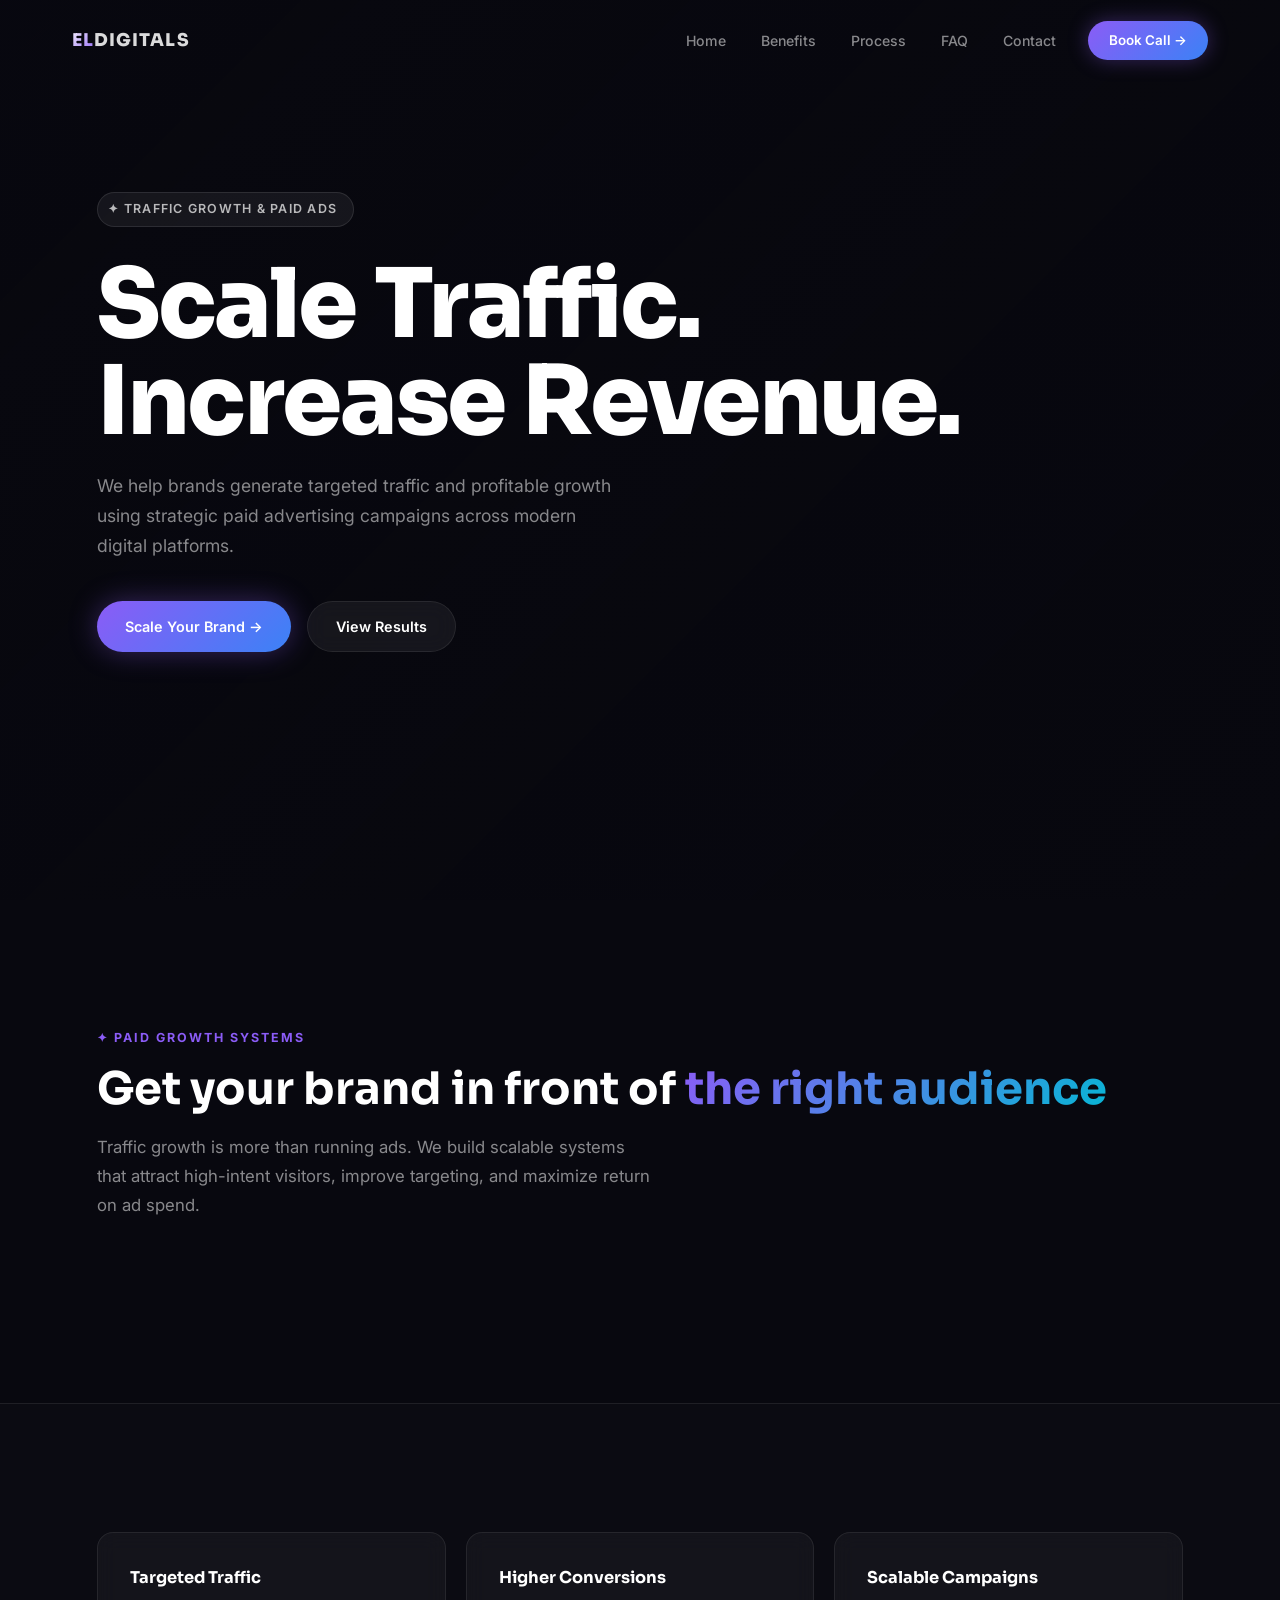
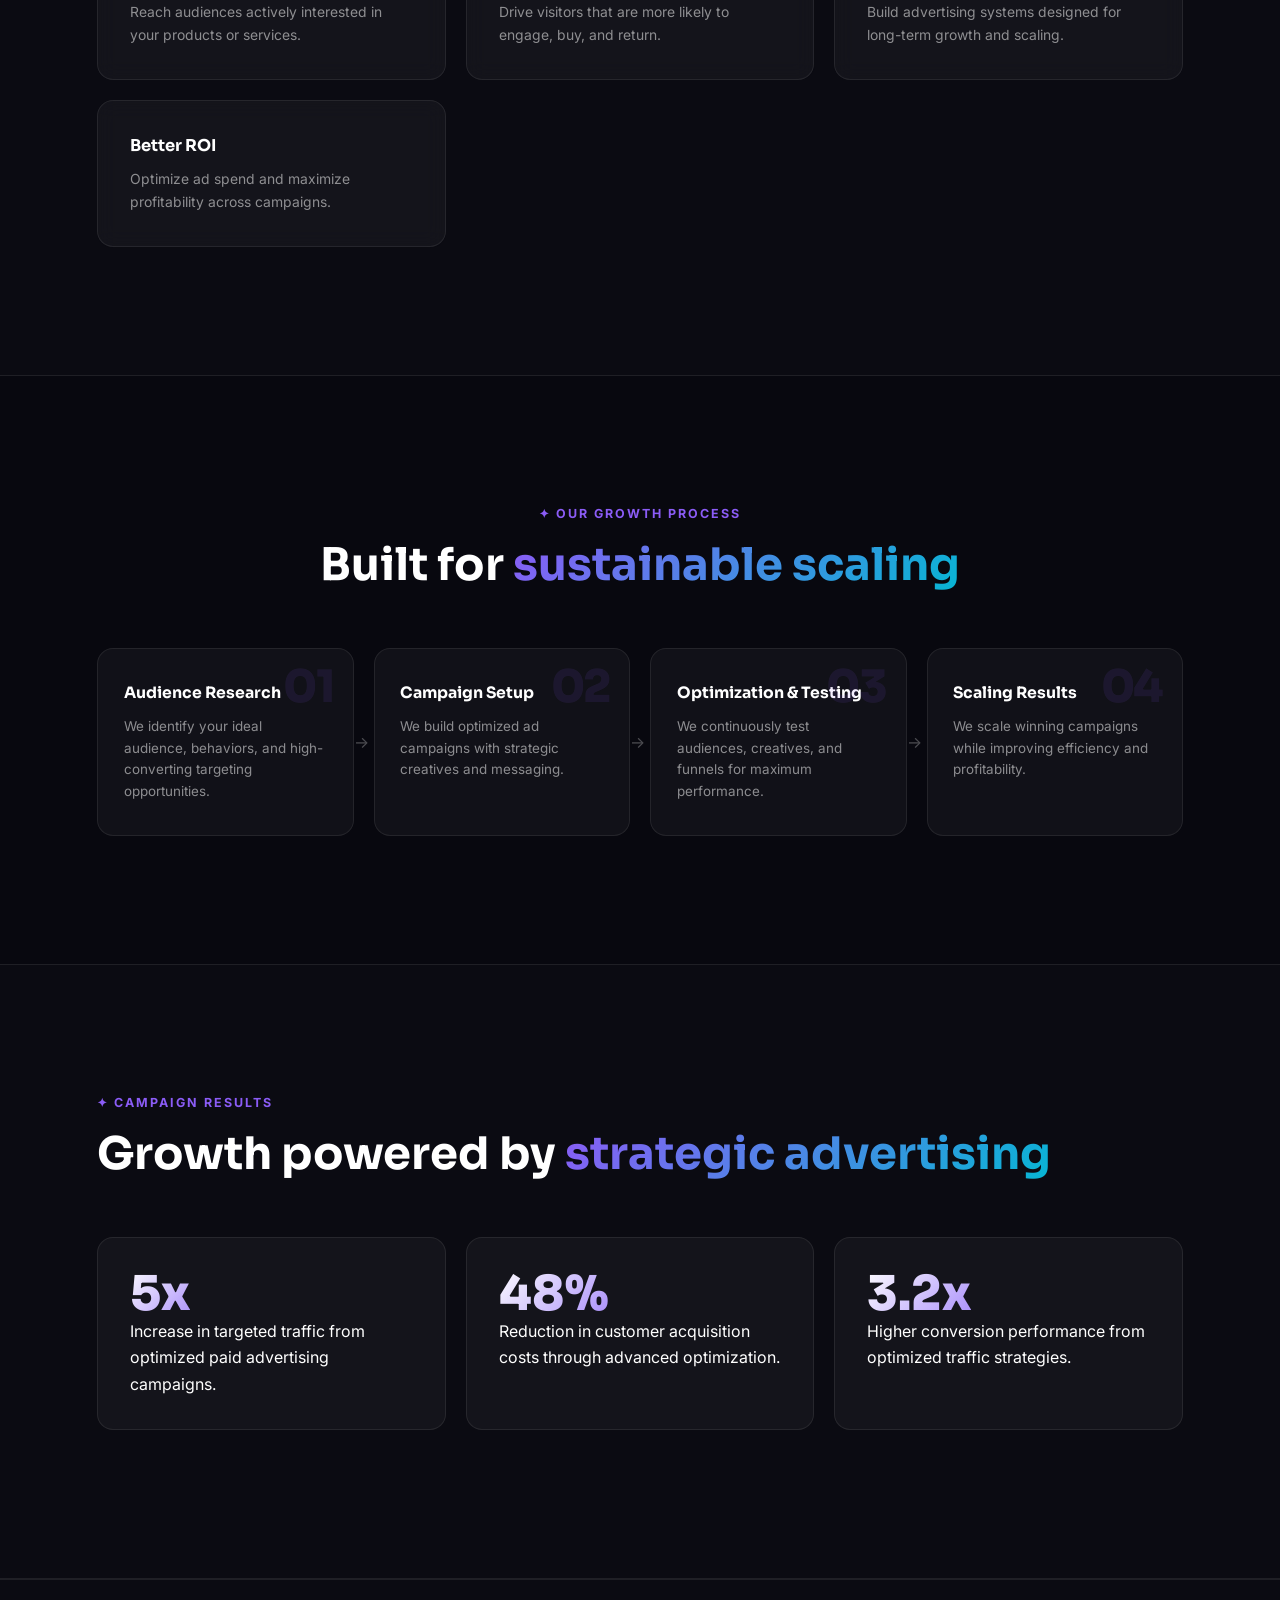
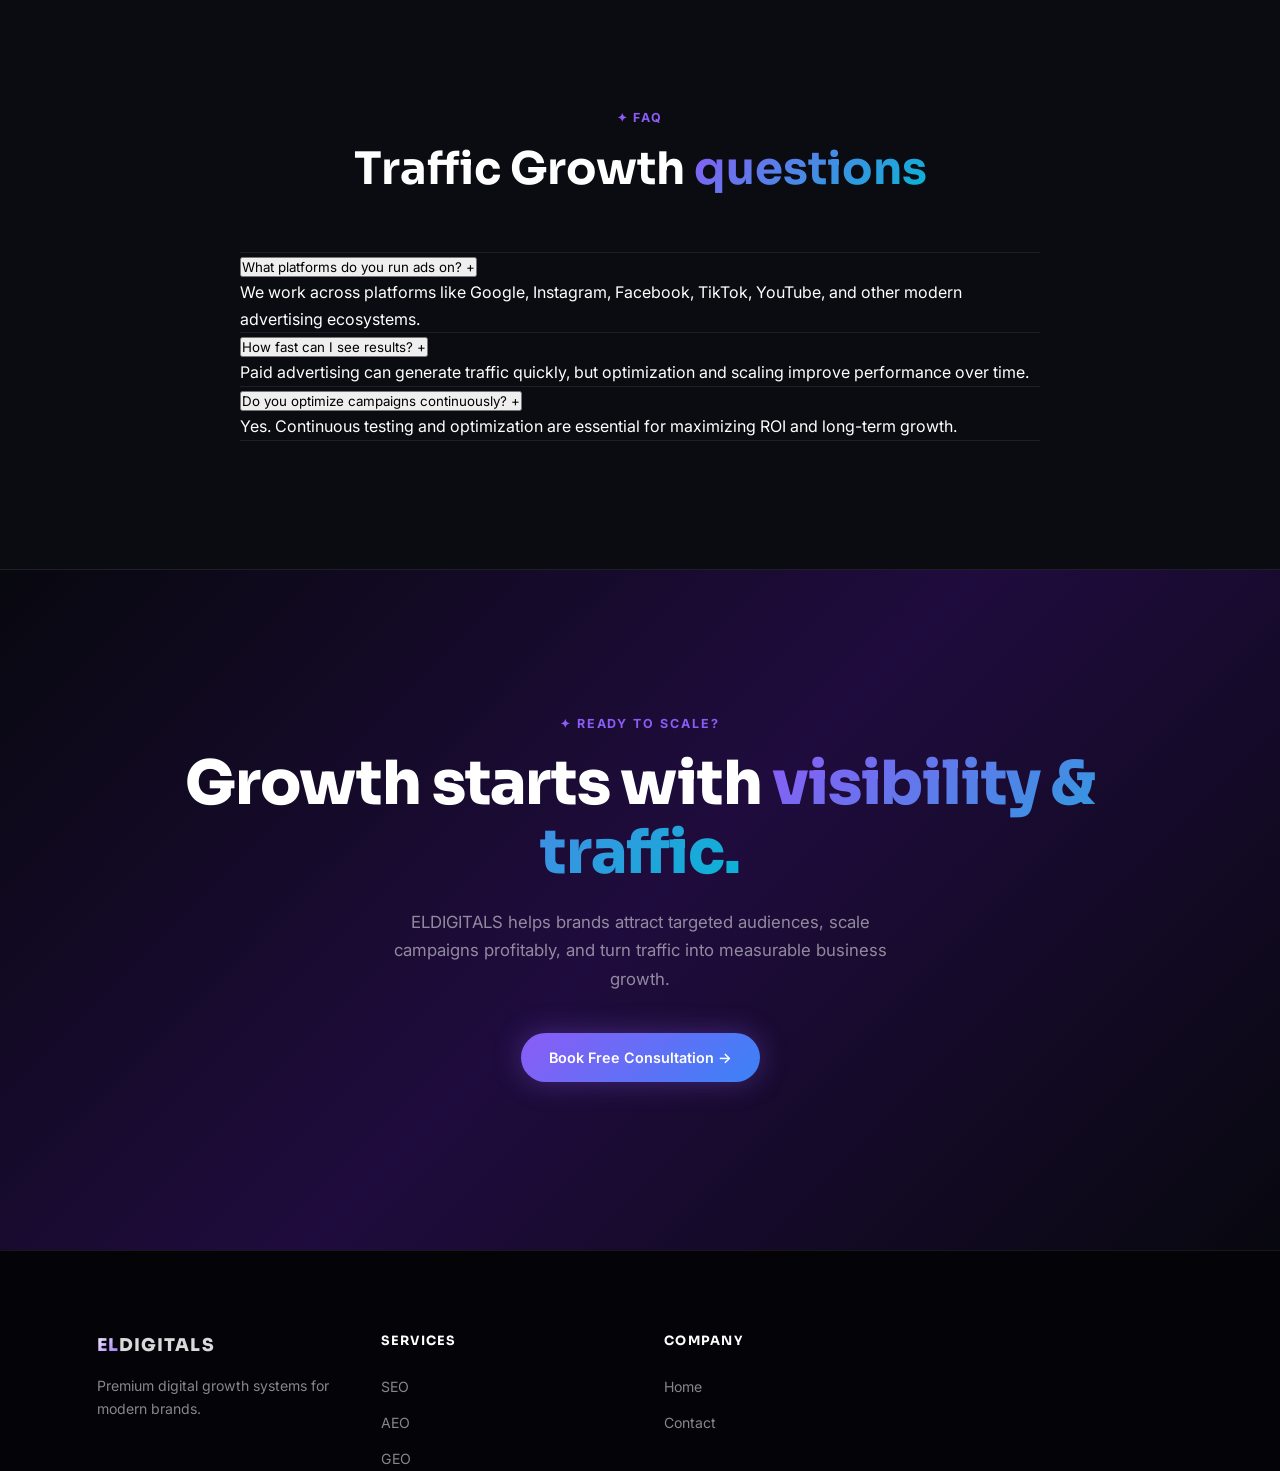
<file: traffic-growth.html>
<!DOCTYPE html>
<html lang="en">
<head>
  <meta charset="UTF-8" />
  <meta name="viewport" content="width=device-width, initial-scale=1.0" />

  <meta name="description" content="Traffic Growth & Paid Ads Services by ELDIGITALS" />

  <title>Traffic Growth & Paid Ads — ELDIGITALS</title>

  <link rel="stylesheet" href="style.css" />

  <link rel="preconnect" href="https://fonts.googleapis.com">
  <link rel="preconnect" href="https://fonts.gstatic.com" crossorigin>

  <link href="https://fonts.googleapis.com/css2?family=Sora:wght@300;400;600;700;800&family=Inter:wght@300;400;500;600&display=swap" rel="stylesheet">
</head>

<body>

<!-- ═════════════════════════════
     NAVBAR
═════════════════════════════ -->

<nav class="navbar">
  <div class="nav-container">

    <a href="index.html" class="nav-logo">
      <span class="logo-el">EL</span>
      <span class="logo-digitals">DIGITALS</span>
    </a>

    <ul class="nav-links">
      <li><a href="index.html">Home</a></li>
      <li><a href="#benefits">Benefits</a></li>
      <li><a href="#process">Process</a></li>
      <li><a href="#faq">FAQ</a></li>
      <li><a href="#contact">Contact</a></li>
    </ul>

    <a href="#contact" class="nav-cta">Book Call →</a>

  </div>
</nav>

<!-- ═════════════════════════════
     HERO
═════════════════════════════ -->

<section class="hero service-hero">

  <div class="hero-overlay"></div>

  <div class="container service-hero-content">

    <div class="hero-badge">
      ✦ Traffic Growth & Paid Ads
    </div>

    <h1 class="hero-title">
      Scale Traffic.<br>
      Increase Revenue.
    </h1>

    <p class="hero-desc">
      We help brands generate targeted traffic and profitable growth using strategic paid advertising campaigns across modern digital platforms.
    </p>

    <div class="hero-actions">

      <a href="#contact" class="btn btn-primary">
        Scale Your Brand →
      </a>

      <a href="#results" class="btn btn-ghost">
        View Results
      </a>

    </div>

  </div>

</section>

<!-- ═════════════════════════════
     WHAT IS TRAFFIC GROWTH
═════════════════════════════ -->

<section class="services">

  <div class="container">

    <div class="section-header">

      <div class="section-label">
        ✦ Paid Growth Systems
      </div>

      <h2 class="section-title">
        Get your brand in front of
        <span class="gradient-text">
          the right audience
        </span>
      </h2>

      <p class="section-desc">
        Traffic growth is more than running ads. We build scalable systems that attract high-intent visitors, improve targeting, and maximize return on ad spend.
      </p>

    </div>

  </div>

</section>

<!-- ═════════════════════════════
     BENEFITS
═════════════════════════════ -->

<section class="why-us" id="benefits">

  <div class="container">

    <div class="services-grid">

      <div class="service-card">
        <div class="card-body">
          <h3>Targeted Traffic</h3>

          <p>
            Reach audiences actively interested in your products or services.
          </p>
        </div>
      </div>

      <div class="service-card">
        <div class="card-body">
          <h3>Higher Conversions</h3>

          <p>
            Drive visitors that are more likely to engage, buy, and return.
          </p>
        </div>
      </div>

      <div class="service-card">
        <div class="card-body">
          <h3>Scalable Campaigns</h3>

          <p>
            Build advertising systems designed for long-term growth and scaling.
          </p>
        </div>
      </div>

      <div class="service-card">
        <div class="card-body">
          <h3>Better ROI</h3>

          <p>
            Optimize ad spend and maximize profitability across campaigns.
          </p>
        </div>
      </div>

    </div>

  </div>

</section>

<!-- ═════════════════════════════
     PROCESS
═════════════════════════════ -->

<section class="process" id="process">

  <div class="container">

    <div class="section-header section-header--center">

      <div class="section-label">
        ✦ Our Growth Process
      </div>

      <h2 class="section-title">
        Built for
        <span class="gradient-text">
          sustainable scaling
        </span>
      </h2>

    </div>

    <div class="process-grid">

      <div class="process-card">

        <div class="process-num">01</div>

        <h3>Audience Research</h3>

        <p>
          We identify your ideal audience, behaviors, and high-converting targeting opportunities.
        </p>

      </div>

      <div class="process-card">

        <div class="process-num">02</div>

        <h3>Campaign Setup</h3>

        <p>
          We build optimized ad campaigns with strategic creatives and messaging.
        </p>

      </div>

      <div class="process-card">

        <div class="process-num">03</div>

        <h3>Optimization & Testing</h3>

        <p>
          We continuously test audiences, creatives, and funnels for maximum performance.
        </p>

      </div>

      <div class="process-card">

        <div class="process-num">04</div>

        <h3>Scaling Results</h3>

        <p>
          We scale winning campaigns while improving efficiency and profitability.
        </p>

      </div>

    </div>

  </div>

</section>

<!-- ═════════════════════════════
     RESULTS
═════════════════════════════ -->

<section class="results" id="results">

  <div class="container">

    <div class="section-header">

      <div class="section-label">
        ✦ Campaign Results
      </div>

      <h2 class="section-title">
        Growth powered by
        <span class="gradient-text">
          strategic advertising
        </span>
      </h2>

    </div>

    <div class="results-grid">

      <div class="result-card">

        <div class="result-top">
          <span class="result-num">5x</span>
        </div>

        <p class="result-desc">
          Increase in targeted traffic from optimized paid advertising campaigns.
        </p>

      </div>

      <div class="result-card">

        <div class="result-top">
          <span class="result-num">48%</span>
        </div>

        <p class="result-desc">
          Reduction in customer acquisition costs through advanced optimization.
        </p>

      </div>

      <div class="result-card">

        <div class="result-top">
          <span class="result-num">3.2x</span>
        </div>

        <p class="result-desc">
          Higher conversion performance from optimized traffic strategies.
        </p>

      </div>

    </div>

  </div>

</section>

<!-- ═════════════════════════════
     FAQ
═════════════════════════════ -->

<section class="faq" id="faq">

  <div class="container">

    <div class="section-header section-header--center">

      <div class="section-label">
        ✦ FAQ
      </div>

      <h2 class="section-title">
        Traffic Growth
        <span class="gradient-text">
          questions
        </span>
      </h2>

    </div>

    <div class="faq-list">

      <div class="faq-item">

        <button class="faq-q">
          <span>What platforms do you run ads on?</span>
          <span>+</span>
        </button>

        <div class="faq-a">
          <p>
            We work across platforms like Google, Instagram, Facebook, TikTok, YouTube, and other modern advertising ecosystems.
          </p>
        </div>

      </div>

      <div class="faq-item">

        <button class="faq-q">
          <span>How fast can I see results?</span>
          <span>+</span>
        </button>

        <div class="faq-a">
          <p>
            Paid advertising can generate traffic quickly, but optimization and scaling improve performance over time.
          </p>
        </div>

      </div>

      <div class="faq-item">

        <button class="faq-q">
          <span>Do you optimize campaigns continuously?</span>
          <span>+</span>
        </button>

        <div class="faq-a">
          <p>
            Yes. Continuous testing and optimization are essential for maximizing ROI and long-term growth.
          </p>
        </div>

      </div>

    </div>

  </div>

</section>

<!-- ═════════════════════════════
     CTA
═════════════════════════════ -->

<section class="cta-banner" id="contact">

  <div class="cta-overlay"></div>

  <div class="container cta-inner">

    <div class="section-label">
      ✦ Ready To Scale?
    </div>

    <h2 class="cta-title">
      Growth starts with
      <span class="gradient-text">
        visibility & traffic.
      </span>
    </h2>

    <p class="cta-desc">
      ELDIGITALS helps brands attract targeted audiences, scale campaigns profitably, and turn traffic into measurable business growth.
    </p>

    <div class="cta-actions">

      <a href="mailto:hello@eldigitals.com" class="btn btn-primary">
        Book Free Consultation →
      </a>

    </div>

  </div>

</section>

<!-- ═════════════════════════════
     FOOTER
═════════════════════════════ -->

<footer class="footer">

  <div class="container footer-grid">

    <div class="footer-brand">

      <a href="index.html" class="nav-logo">
        <span class="logo-el">EL</span>
        <span class="logo-digitals">DIGITALS</span>
      </a>

      <p>
        Premium digital growth systems for modern brands.
      </p>

    </div>

    <div class="footer-col">

      <h4>Services</h4>

      <ul>
        <li><a href="seo.html">SEO</a></li>
        <li><a href="aeo.html">AEO</a></li>
        <li><a href="geo.html">GEO</a></li>
      </ul>

    </div>

    <div class="footer-col">

      <h4>Company</h4>

      <ul>
        <li><a href="index.html">Home</a></li>
        <li><a href="#contact">Contact</a></li>
      </ul>

    </div>

  </div>

</footer>

<script src="script.js"></script>

</body>
</html>
</file>
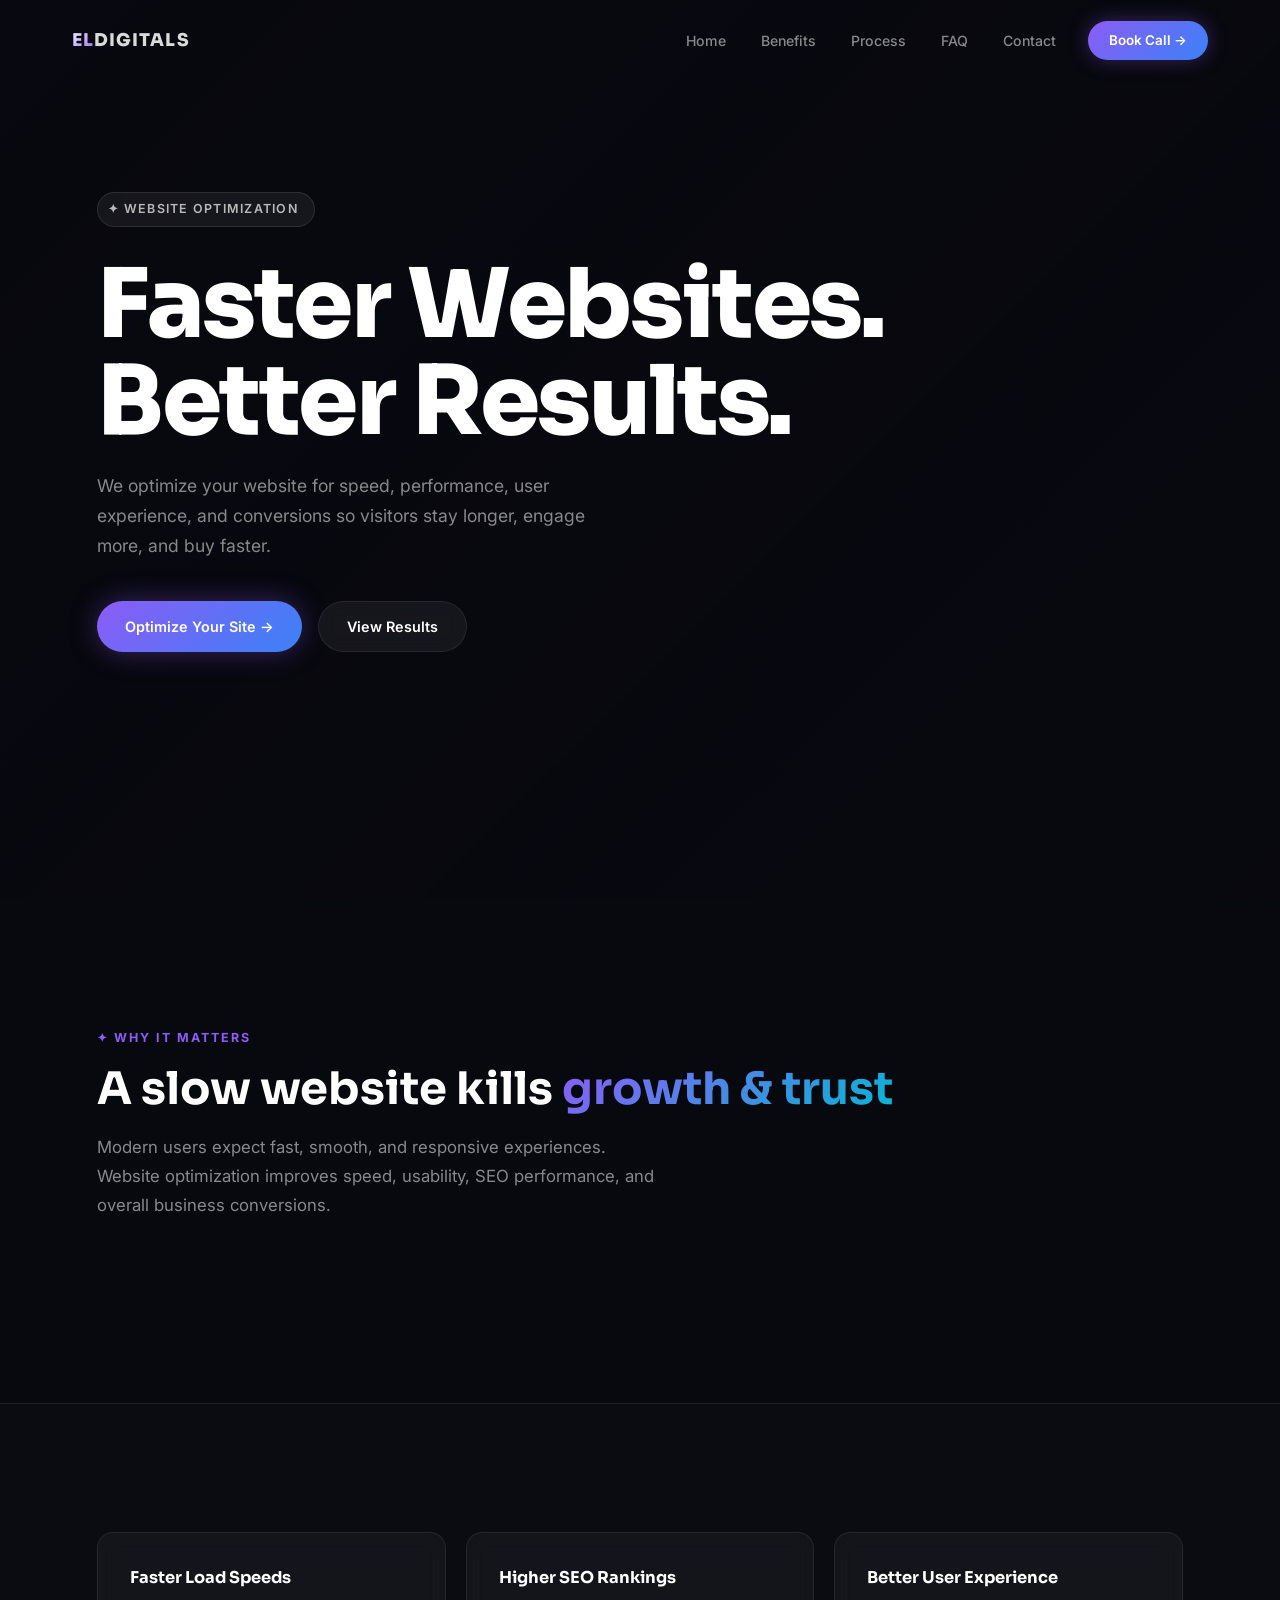
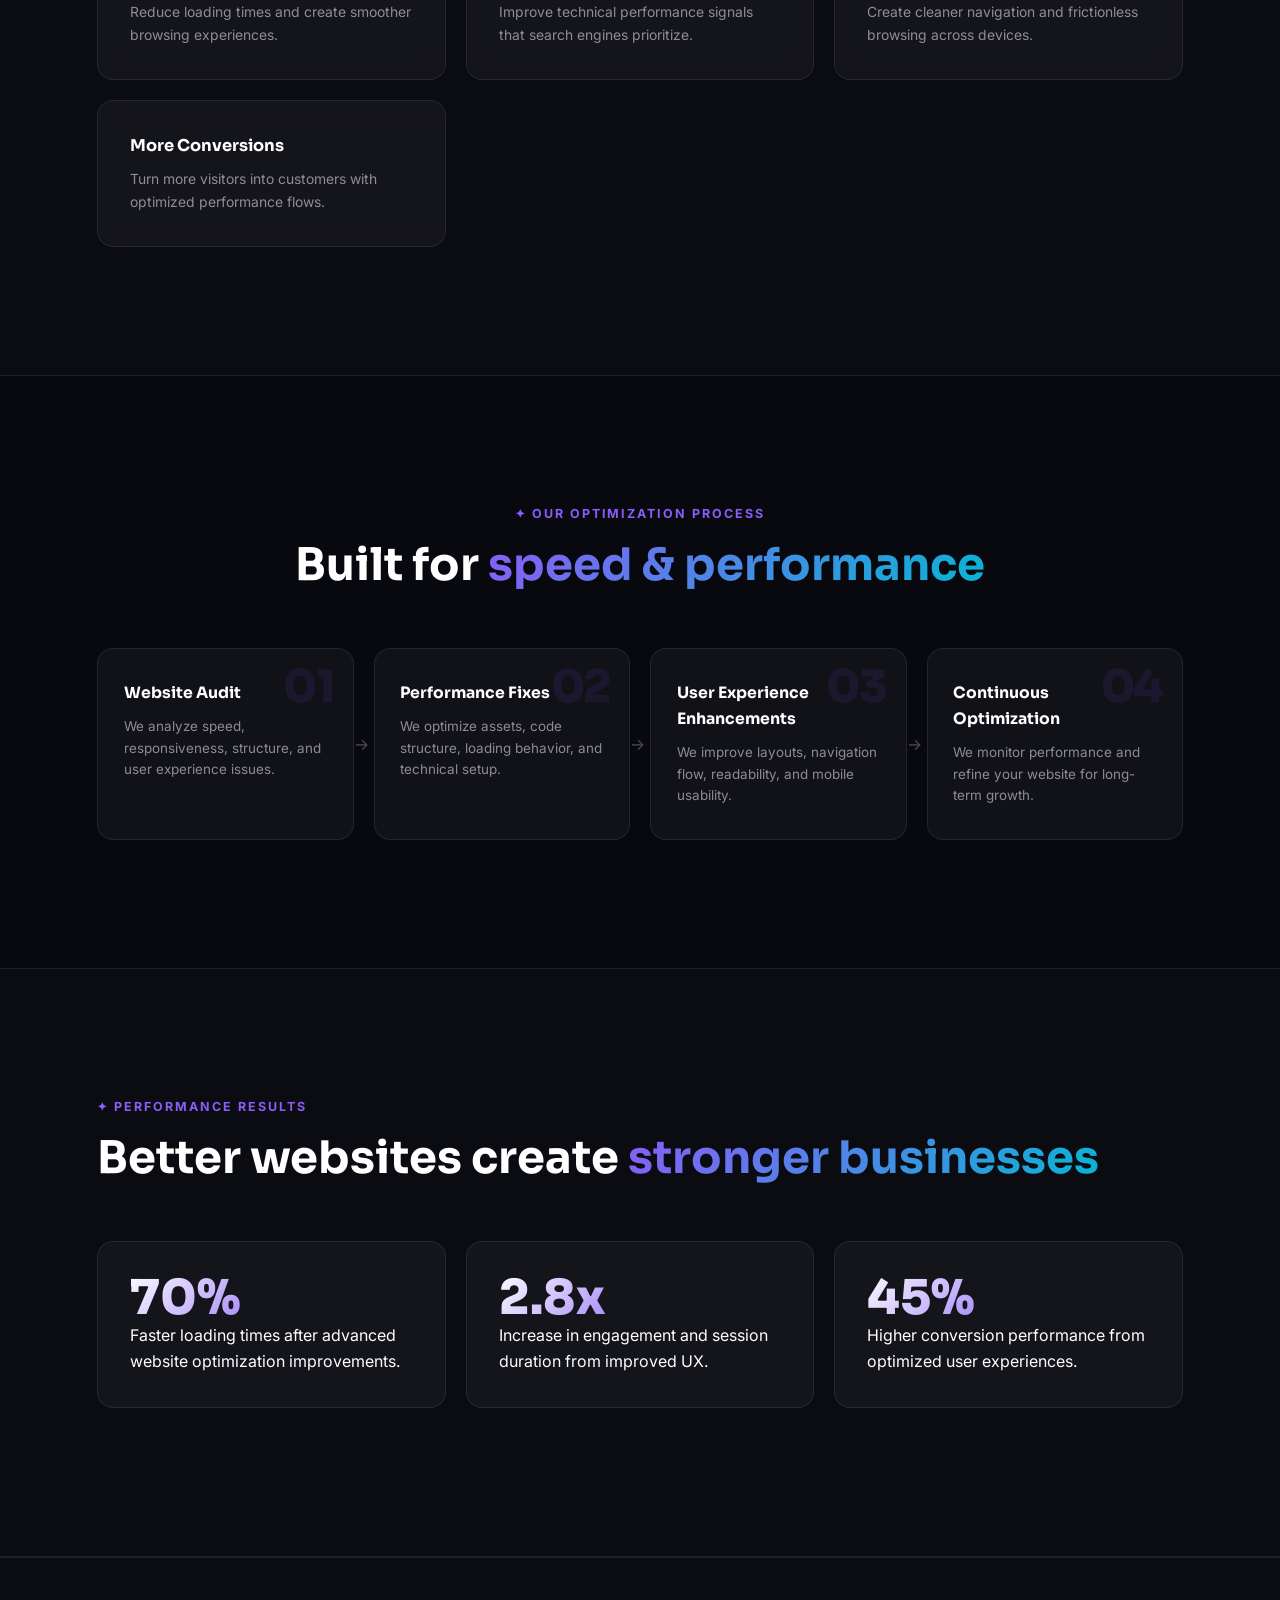
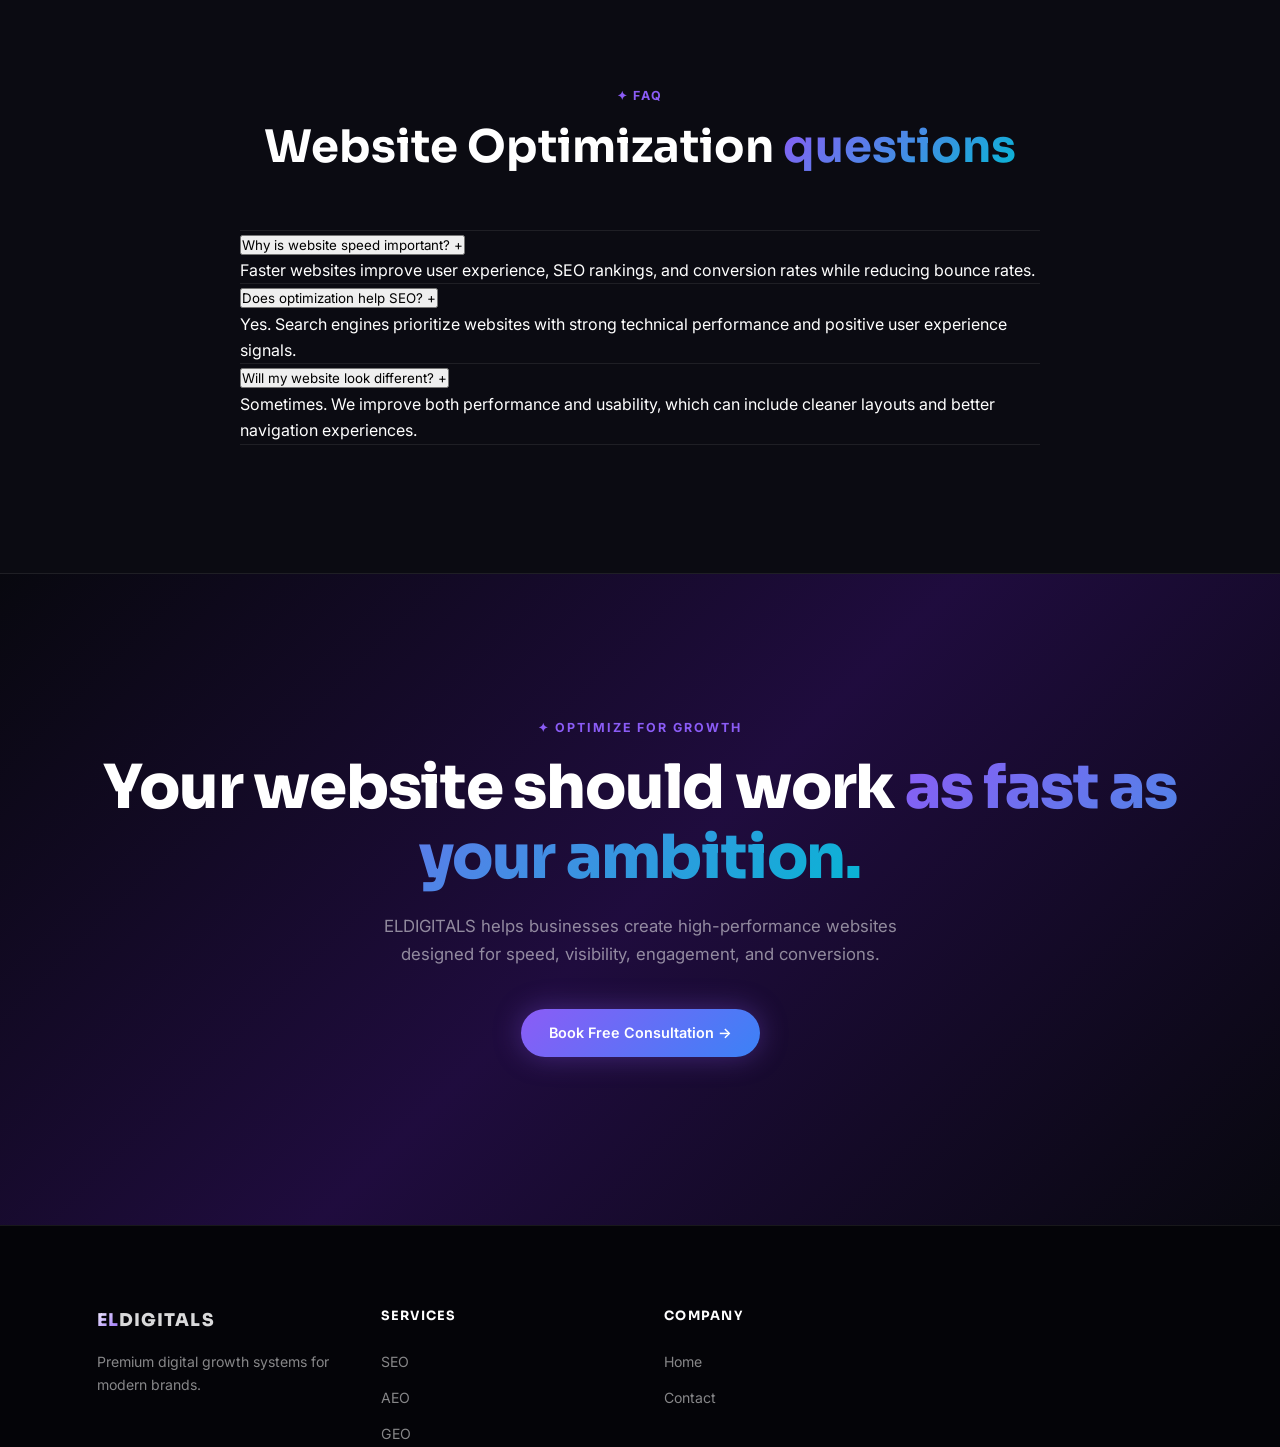
<file: website-optimization.html>
<!DOCTYPE html>
<html lang="en">
<head>
  <meta charset="UTF-8" />
  <meta name="viewport" content="width=device-width, initial-scale=1.0" />

  <meta name="description" content="Website Optimization Services by ELDIGITALS" />

  <title>Website Optimization — ELDIGITALS</title>

  <link rel="stylesheet" href="style.css" />

  <link rel="preconnect" href="https://fonts.googleapis.com">
  <link rel="preconnect" href="https://fonts.gstatic.com" crossorigin>

  <link href="https://fonts.googleapis.com/css2?family=Sora:wght@300;400;600;700;800&family=Inter:wght@300;400;500;600&display=swap" rel="stylesheet">
</head>

<body>

<!-- ═════════════════════════════
     NAVBAR
═════════════════════════════ -->

<nav class="navbar">
  <div class="nav-container">

    <a href="index.html" class="nav-logo">
      <span class="logo-el">EL</span>
      <span class="logo-digitals">DIGITALS</span>
    </a>

    <ul class="nav-links">
      <li><a href="index.html">Home</a></li>
      <li><a href="#benefits">Benefits</a></li>
      <li><a href="#process">Process</a></li>
      <li><a href="#faq">FAQ</a></li>
      <li><a href="#contact">Contact</a></li>
    </ul>

    <a href="#contact" class="nav-cta">Book Call →</a>

  </div>
</nav>

<!-- ═════════════════════════════
     HERO
═════════════════════════════ -->

<section class="hero service-hero">

  <div class="hero-overlay"></div>

  <div class="container service-hero-content">

    <div class="hero-badge">
      ✦ Website Optimization
    </div>

    <h1 class="hero-title">
      Faster Websites.<br>
      Better Results.
    </h1>

    <p class="hero-desc">
      We optimize your website for speed, performance, user experience, and conversions so visitors stay longer, engage more, and buy faster.
    </p>

    <div class="hero-actions">

      <a href="#contact" class="btn btn-primary">
        Optimize Your Site →
      </a>

      <a href="#results" class="btn btn-ghost">
        View Results
      </a>

    </div>

  </div>

</section>

<!-- ═════════════════════════════
     WHAT IS WEBSITE OPTIMIZATION
═════════════════════════════ -->

<section class="services">

  <div class="container">

    <div class="section-header">

      <div class="section-label">
        ✦ Why It Matters
      </div>

      <h2 class="section-title">
        A slow website kills
        <span class="gradient-text">
          growth & trust
        </span>
      </h2>

      <p class="section-desc">
        Modern users expect fast, smooth, and responsive experiences. Website optimization improves speed, usability, SEO performance, and overall business conversions.
      </p>

    </div>

  </div>

</section>

<!-- ═════════════════════════════
     BENEFITS
═════════════════════════════ -->

<section class="why-us" id="benefits">

  <div class="container">

    <div class="services-grid">

      <div class="service-card">
        <div class="card-body">
          <h3>Faster Load Speeds</h3>

          <p>
            Reduce loading times and create smoother browsing experiences.
          </p>
        </div>
      </div>

      <div class="service-card">
        <div class="card-body">
          <h3>Higher SEO Rankings</h3>

          <p>
            Improve technical performance signals that search engines prioritize.
          </p>
        </div>
      </div>

      <div class="service-card">
        <div class="card-body">
          <h3>Better User Experience</h3>

          <p>
            Create cleaner navigation and frictionless browsing across devices.
          </p>
        </div>
      </div>

      <div class="service-card">
        <div class="card-body">
          <h3>More Conversions</h3>

          <p>
            Turn more visitors into customers with optimized performance flows.
          </p>
        </div>
      </div>

    </div>

  </div>

</section>

<!-- ═════════════════════════════
     PROCESS
═════════════════════════════ -->

<section class="process" id="process">

  <div class="container">

    <div class="section-header section-header--center">

      <div class="section-label">
        ✦ Our Optimization Process
      </div>

      <h2 class="section-title">
        Built for
        <span class="gradient-text">
          speed & performance
        </span>
      </h2>

    </div>

    <div class="process-grid">

      <div class="process-card">

        <div class="process-num">01</div>

        <h3>Website Audit</h3>

        <p>
          We analyze speed, responsiveness, structure, and user experience issues.
        </p>

      </div>

      <div class="process-card">

        <div class="process-num">02</div>

        <h3>Performance Fixes</h3>

        <p>
          We optimize assets, code structure, loading behavior, and technical setup.
        </p>

      </div>

      <div class="process-card">

        <div class="process-num">03</div>

        <h3>User Experience Enhancements</h3>

        <p>
          We improve layouts, navigation flow, readability, and mobile usability.
        </p>

      </div>

      <div class="process-card">

        <div class="process-num">04</div>

        <h3>Continuous Optimization</h3>

        <p>
          We monitor performance and refine your website for long-term growth.
        </p>

      </div>

    </div>

  </div>

</section>

<!-- ═════════════════════════════
     RESULTS
═════════════════════════════ -->

<section class="results" id="results">

  <div class="container">

    <div class="section-header">

      <div class="section-label">
        ✦ Performance Results
      </div>

      <h2 class="section-title">
        Better websites create
        <span class="gradient-text">
          stronger businesses
        </span>
      </h2>

    </div>

    <div class="results-grid">

      <div class="result-card">

        <div class="result-top">
          <span class="result-num">70%</span>
        </div>

        <p class="result-desc">
          Faster loading times after advanced website optimization improvements.
        </p>

      </div>

      <div class="result-card">

        <div class="result-top">
          <span class="result-num">2.8x</span>
        </div>

        <p class="result-desc">
          Increase in engagement and session duration from improved UX.
        </p>

      </div>

      <div class="result-card">

        <div class="result-top">
          <span class="result-num">45%</span>
        </div>

        <p class="result-desc">
          Higher conversion performance from optimized user experiences.
        </p>

      </div>

    </div>

  </div>

</section>

<!-- ═════════════════════════════
     FAQ
═════════════════════════════ -->

<section class="faq" id="faq">

  <div class="container">

    <div class="section-header section-header--center">

      <div class="section-label">
        ✦ FAQ
      </div>

      <h2 class="section-title">
        Website Optimization
        <span class="gradient-text">
          questions
        </span>
      </h2>

    </div>

    <div class="faq-list">

      <div class="faq-item">

        <button class="faq-q">
          <span>Why is website speed important?</span>
          <span>+</span>
        </button>

        <div class="faq-a">
          <p>
            Faster websites improve user experience, SEO rankings, and conversion rates while reducing bounce rates.
          </p>
        </div>

      </div>

      <div class="faq-item">

        <button class="faq-q">
          <span>Does optimization help SEO?</span>
          <span>+</span>
        </button>

        <div class="faq-a">
          <p>
            Yes. Search engines prioritize websites with strong technical performance and positive user experience signals.
          </p>
        </div>

      </div>

      <div class="faq-item">

        <button class="faq-q">
          <span>Will my website look different?</span>
          <span>+</span>
        </button>

        <div class="faq-a">
          <p>
            Sometimes. We improve both performance and usability, which can include cleaner layouts and better navigation experiences.
          </p>
        </div>

      </div>

    </div>

  </div>

</section>

<!-- ═════════════════════════════
     CTA
═════════════════════════════ -->

<section class="cta-banner" id="contact">

  <div class="cta-overlay"></div>

  <div class="container cta-inner">

    <div class="section-label">
      ✦ Optimize For Growth
    </div>

    <h2 class="cta-title">
      Your website should work
      <span class="gradient-text">
        as fast as your ambition.
      </span>
    </h2>

    <p class="cta-desc">
      ELDIGITALS helps businesses create high-performance websites designed for speed, visibility, engagement, and conversions.
    </p>

    <div class="cta-actions">

      <a href="mailto:hello@eldigitals.com" class="btn btn-primary">
        Book Free Consultation →
      </a>

    </div>

  </div>

</section>

<!-- ═════════════════════════════
     FOOTER
═════════════════════════════ -->

<footer class="footer">

  <div class="container footer-grid">

    <div class="footer-brand">

      <a href="index.html" class="nav-logo">
        <span class="logo-el">EL</span>
        <span class="logo-digitals">DIGITALS</span>
      </a>

      <p>
        Premium digital growth systems for modern brands.
      </p>

    </div>

    <div class="footer-col">

      <h4>Services</h4>

      <ul>
        <li><a href="seo.html">SEO</a></li>
        <li><a href="aeo.html">AEO</a></li>
        <li><a href="geo.html">GEO</a></li>
      </ul>

    </div>

    <div class="footer-col">

      <h4>Company</h4>

      <ul>
        <li><a href="index.html">Home</a></li>
        <li><a href="#contact">Contact</a></li>
      </ul>

    </div>

  </div>

</footer>

<script src="script.js"></script>

</body>
</html>
</file>
<file: style.css>
/* ============================================
   ELDIGITALS — Premium Agency CSS v2
   ============================================ */

/* ─── DESIGN TOKENS ─── */
:root {
  --purple: #8B5CF6;
  --purple-light: #A78BFA;
  --purple-dim: rgba(139,92,246,.12);
  --purple-glow: rgba(139,92,246,.35);
  --blue: #3B82F6;
  --blue-dim: rgba(59,130,246,.1);
  --cyan: #06B6D4;
  --bg: #08080f;
  --bg-2: #0d0d1a;
  --card: rgba(255,255,255,.04);
  --card-hover: rgba(255,255,255,.07);
  --border: rgba(255,255,255,.08);
  --border-hover: rgba(139,92,246,.45);
  --text: #ffffff;
  --text-muted: rgba(255,255,255,.52);
  --text-dim: rgba(255,255,255,.28);
  --radius: 16px;
  --radius-sm: 10px;
  --radius-xs: 6px;
  --transition: 0.35s cubic-bezier(.4,0,.2,1);
  --font-display: 'Sora', sans-serif;
  --font-body: 'Inter', sans-serif;
}

/* ─── RESET ─── */
*,*::before,*::after{box-sizing:border-box;margin:0;padding:0}
html{scroll-behavior:smooth}
body{background:var(--bg);color:var(--text);font-family:var(--font-body);font-size:16px;line-height:1.65;overflow-x:hidden;-webkit-font-smoothing:antialiased}
a{text-decoration:none;color:inherit}
ul{list-style:none}
img{max-width:100%;display:block}
button{font-family:inherit;cursor:pointer}

/* ─── BACKGROUND GLOW ─── */
.bg-glow{position:fixed;inset:0;pointer-events:none;z-index:0;overflow:hidden}
.glow{position:absolute;border-radius:50%;filter:blur(130px);opacity:.3}
.glow-purple{width:700px;height:700px;background:radial-gradient(circle,#7c3aed,transparent 70%);top:-200px;left:-200px;animation:floatA 14s ease-in-out infinite alternate}
.glow-blue{width:600px;height:600px;background:radial-gradient(circle,#1d4ed8,transparent 70%);bottom:-150px;right:-150px;animation:floatB 18s ease-in-out infinite alternate}
.noise{position:absolute;inset:0;background-image:url("data:image/svg+xml,%3Csvg viewBox='0 0 256 256' xmlns='http://www.w3.org/2000/svg'%3E%3Cfilter id='n'%3E%3CfeTurbulence type='fractalNoise' baseFrequency='.9' numOctaves='4' stitchTiles='stitch'/%3E%3C/filter%3E%3Crect width='100%25' height='100%25' filter='url(%23n)' opacity='.04'/%3E%3C/svg%3E");opacity:.4}
@keyframes floatA{from{transform:translate(0,0) scale(1)}to{transform:translate(80px,60px) scale(1.1)}}
@keyframes floatB{from{transform:translate(0,0) scale(1)}to{transform:translate(-70px,-80px) scale(1.15)}}

/* ─── LAYOUT ─── */
.container{max-width:1200px;margin:0 auto;padding:0 2rem;position:relative;z-index:1}

/* ─── SECTION HELPERS ─── */
.section-header{margin-bottom:3.5rem}
.section-header--center{text-align:center}
.section-header--center .section-desc{margin-left:auto;margin-right:auto}
.section-label{font-size:.78rem;font-weight:700;letter-spacing:.16em;text-transform:uppercase;color:var(--purple);margin-bottom:.9rem}
.section-title{font-family:var(--font-display);font-size:clamp(1.9rem,4vw,2.8rem);font-weight:700;line-height:1.18;margin-bottom:1.1rem}
.section-desc{color:var(--text-muted);font-size:1.05rem;max-width:560px;line-height:1.7;margin-bottom:3.5rem}
.gradient-text{background:linear-gradient(135deg,var(--purple) 0%,var(--cyan) 100%);-webkit-background-clip:text;-webkit-text-fill-color:transparent;background-clip:text}

/* ─── BUTTONS ─── */
.btn{display:inline-flex;align-items:center;gap:.45rem;font-family:var(--font-body);font-size:.9rem;font-weight:600;padding:.78rem 1.75rem;border-radius:100px;cursor:pointer;transition:all var(--transition);border:none;white-space:nowrap}
.btn-primary{background:linear-gradient(135deg,var(--purple),var(--blue));color:#fff;box-shadow:0 0 28px var(--purple-glow)}
.btn-primary:hover{transform:translateY(-2px);box-shadow:0 0 44px var(--purple-glow);filter:brightness(1.1)}
.btn-ghost{background:rgba(255,255,255,.06);color:var(--text);border:1px solid var(--border);backdrop-filter:blur(10px)}
.btn-ghost:hover{background:rgba(255,255,255,.11);border-color:rgba(255,255,255,.2);transform:translateY(-2px)}

/* ─── NAVBAR ─── */
.navbar{position:fixed;top:0;left:0;right:0;z-index:100;padding:1.3rem 0;border-bottom:1px solid transparent;transition:all .4s ease}
.navbar.scrolled{background:rgba(8,8,15,.88);backdrop-filter:blur(22px);-webkit-backdrop-filter:blur(22px);border-bottom-color:var(--border);padding:.9rem 0}
.nav-container{max-width:1200px;margin:0 auto;padding:0 2rem;display:flex;align-items:center;gap:2rem}
.nav-logo{display:flex;align-items:center;margin-right:auto;font-family:var(--font-display);font-weight:800;font-size:1.1rem;letter-spacing:.06em}
.logo-el{background:linear-gradient(135deg,#fff,var(--purple));-webkit-background-clip:text;-webkit-text-fill-color:transparent;background-clip:text}
.logo-digitals{color:rgba(255,255,255,.85)}
.nav-links{display:flex;gap:2.2rem}
.nav-links a{font-size:.88rem;font-weight:500;color:var(--text-muted);transition:color var(--transition);position:relative;padding-bottom:2px}
.nav-links a::after{content:'';position:absolute;bottom:-2px;left:0;width:0;height:1.5px;background:var(--purple);transition:width var(--transition);border-radius:2px}
.nav-links a:hover,.nav-links a.active-link{color:var(--text)}
.nav-links a:hover::after,.nav-links a.active-link::after{width:100%}
.nav-cta{font-size:.84rem;font-weight:600;padding:.52rem 1.3rem;background:linear-gradient(135deg,var(--purple),var(--blue));border-radius:100px;color:#fff;transition:all var(--transition);box-shadow:0 0 20px var(--purple-glow);white-space:nowrap}
.nav-cta:hover{opacity:.88;box-shadow:0 0 32px var(--purple-glow);transform:translateY(-1px)}
.nav-toggle{display:none;flex-direction:column;gap:5px;background:none;border:none;cursor:pointer;padding:4px;z-index:101}
.nav-toggle span{display:block;width:22px;height:1.5px;background:var(--text);transition:all .3s ease;transform-origin:center}

/* ─── HERO ─── */
.hero{position:relative;min-height:100vh;display:flex;align-items:center;overflow:hidden}
.hero-bg{position:absolute;inset:0;background-size:cover;background-position:center;z-index:0;transition:transform .1s linear}
.hero-overlay{position:absolute;inset:0;background:linear-gradient(135deg,rgba(8,8,15,.94) 0%,rgba(8,8,15,.72) 50%,rgba(8,8,15,.88) 100%);z-index:1}
.hero-grid{position:absolute;inset:0;z-index:1;background-image:linear-gradient(rgba(139,92,246,.04) 1px,transparent 1px),linear-gradient(90deg,rgba(139,92,246,.04) 1px,transparent 1px);background-size:60px 60px;mask-image:radial-gradient(ellipse 80% 80% at 50% 50%,black 40%,transparent 100%)}
.hero-content{position:relative;z-index:2;max-width:1200px;margin:0 auto;padding:8.5rem max(2rem,calc((100vw - 1200px)/2 + 2rem)) 5rem;max-width:820px}
.hero-badge{display:inline-flex;align-items:center;gap:.6rem;font-size:.78rem;font-weight:600;letter-spacing:.1em;text-transform:uppercase;color:rgba(255,255,255,.7);background:rgba(255,255,255,.06);border:1px solid rgba(255,255,255,.1);padding:.38rem 1rem .38rem .65rem;border-radius:100px;margin-bottom:1.8rem}
.badge-dot{width:7px;height:7px;border-radius:50%;background:#22c55e;box-shadow:0 0 8px #22c55e;animation:pulse 2s ease-in-out infinite}
@keyframes pulse{0%,100%{opacity:1}50%{opacity:.5}}
.hero-title{font-family:var(--font-display);font-size:clamp(3.2rem,8vw,6rem);font-weight:800;line-height:1.02;letter-spacing:-.025em;margin-bottom:1.2rem}
.title-line{display:block}
.title-line--accent{background:linear-gradient(135deg,#fff 30%,var(--purple-light) 100%);-webkit-background-clip:text;-webkit-text-fill-color:transparent;background-clip:text;text-shadow:none;filter:drop-shadow(0 0 60px rgba(139,92,246,.4))}
.hero-desc{color:var(--text-muted);font-size:1.1rem;line-height:1.72;max-width:520px;margin-bottom:2.5rem}
.hero-actions{display:flex;gap:1rem;flex-wrap:wrap;margin-bottom:3.5rem}
.hero-stats{display:flex;align-items:center;gap:2rem;flex-wrap:wrap}
.stat-num{display:block;font-family:var(--font-display);font-size:1.75rem;font-weight:800;background:linear-gradient(135deg,#fff,var(--purple-light));-webkit-background-clip:text;-webkit-text-fill-color:transparent;background-clip:text}
.stat-label{font-size:.76rem;color:var(--text-muted);text-transform:uppercase;letter-spacing:.08em}
.stat-divider{width:1px;height:38px;background:var(--border)}
.hero-scroll{position:absolute;bottom:2.5rem;right:3rem;z-index:2;display:flex;flex-direction:column;align-items:center;gap:.5rem;color:var(--text-dim);font-size:.72rem;letter-spacing:.12em;text-transform:uppercase}
.scroll-line{width:1px;height:50px;background:linear-gradient(to bottom,var(--purple),transparent);animation:scrollPulse 2s ease-in-out infinite}
@keyframes scrollPulse{0%,100%{opacity:.3;transform:scaleY(1)}50%{opacity:1;transform:scaleY(1.1)}}

/* ─── LOGOS STRIP ─── */
.logos-strip{padding:3rem 0;border-top:1px solid var(--border);border-bottom:1px solid var(--border);background:rgba(255,255,255,.015);overflow:hidden;position:relative;z-index:1}
.logos-label{font-size:.75rem;font-weight:600;letter-spacing:.14em;text-transform:uppercase;color:var(--text-dim);text-align:center;margin-bottom:1.5rem}
.logos-track{overflow:hidden;position:relative}
.logos-track::before,.logos-track::after{content:'';position:absolute;top:0;bottom:0;width:120px;z-index:2;pointer-events:none}
.logos-track::before{left:0;background:linear-gradient(to right,var(--bg),transparent)}
.logos-track::after{right:0;background:linear-gradient(to left,var(--bg),transparent)}
.logos-inner{display:flex;gap:3.5rem;align-items:center;width:max-content;animation:marquee 28s linear infinite}
.logos-inner:hover{animation-play-state:paused}
.logo-item{font-family:var(--font-display);font-size:1rem;font-weight:700;color:var(--text-dim);letter-spacing:.04em;white-space:nowrap;transition:color var(--transition)}
.logo-item:hover{color:var(--text-muted)}
@keyframes marquee{from{transform:translateX(0)}to{transform:translateX(-50%)}}

/* ─── SERVICES ─── */
.services{padding:8rem 0;position:relative;z-index:1}
.services-grid{display:grid;grid-template-columns:repeat(3,1fr);gap:1.25rem}
.service-card{display:flex;flex-direction:column;background:var(--card);border:1px solid var(--border);border-radius:var(--radius);padding:2rem;position:relative;overflow:hidden;transition:all var(--transition);backdrop-filter:blur(10px);cursor:pointer}
.service-card:hover{border-color:var(--border-hover);background:var(--card-hover);transform:translateY(-5px);box-shadow:0 24px 60px rgba(139,92,246,.14)}
.card-glow{position:absolute;inset:0;background:radial-gradient(circle at 50% 0%,rgba(139,92,246,.08),transparent 70%);opacity:0;transition:opacity var(--transition);border-radius:var(--radius)}
.service-card:hover .card-glow{opacity:1}
.card-icon{width:46px;height:46px;background:rgba(139,92,246,.1);border:1px solid rgba(139,92,246,.22);border-radius:var(--radius-sm);display:flex;align-items:center;justify-content:center;margin-bottom:1.2rem;color:var(--purple);transition:all var(--transition);flex-shrink:0}
.card-icon svg{width:21px;height:21px}
.service-card:hover .card-icon{background:rgba(139,92,246,.2);box-shadow:0 0 22px rgba(139,92,246,.28);color:#fff}
.card-body{flex:1}
.card-body h3{font-family:var(--font-display);font-size:1.02rem;font-weight:700;margin-bottom:.55rem}
.card-body p{font-size:.87rem;color:var(--text-muted);line-height:1.65}
.card-footer{display:flex;align-items:center;justify-content:space-between;margin-top:1.4rem;padding-top:1.2rem;border-top:1px solid var(--border)}
.card-tag{font-size:.72rem;font-weight:600;letter-spacing:.08em;text-transform:uppercase;color:var(--purple);background:rgba(139,92,246,.1);padding:.22rem .7rem;border-radius:100px}
.card-arrow{width:32px;height:32px;background:rgba(139,92,246,.12);border:1px solid rgba(139,92,246,.25);border-radius:50%;display:flex;align-items:center;justify-content:center;color:var(--purple);font-size:.9rem;transition:all var(--transition)}
.service-card:hover .card-arrow{background:var(--purple);color:#fff;box-shadow:0 0 16px var(--purple-glow)}
.service-card--wide{grid-column:span 3}
.service-card--wide .card-body p{max-width:600px}

/* =========================================
   REAL RESULTS / PROOF SECTION
========================================= */

.proof{
    position: relative;
    padding: 7rem 0;
    background:
        radial-gradient(circle at top left, rgba(139,92,246,0.12), transparent 35%),
        radial-gradient(circle at bottom right, rgba(59,130,246,0.10), transparent 35%),
        #050505;
    overflow: hidden;
}

.proof .container{
    width: min(1280px, 92%);
    margin: 0 auto;
}

/* =========================
   HEADER
========================= */

.proof .section-header{
    margin-bottom: 4rem;
}

.proof-disclaimer{
    margin-top: 1rem;
    font-size: .9rem;
    color: rgba(255,255,255,0.55);
    letter-spacing: .3px;
}

/* =========================
   METRICS ROW
========================= */

.proof-metrics{
    display: grid;
    grid-template-columns: repeat(5,1fr);
    gap: 1.5rem;
    margin-bottom: 5rem;
    padding: 2rem;
    border: 1px solid rgba(255,255,255,0.08);
    border-radius: 28px;
    background: rgba(255,255,255,0.03);
    backdrop-filter: blur(20px);
}

.proof-metric{
    text-align: center;
    position: relative;
}

.pm-icon{
    width: 52px;
    height: 52px;
    display: inline-flex;
    align-items: center;
    justify-content: center;
    border-radius: 16px;
    margin-bottom: 1rem;
    background: rgba(139,92,246,0.12);
    color: #a855f7;
}

.pm-icon svg{
    width: 24px;
    height: 24px;
}

.pm-num{
    display: block;
    font-size: 2rem;
    font-weight: 700;
    line-height: 1;
    margin-bottom: .65rem;
    color: #fff;
}

.pm-label{
    display: block;
    font-size: .95rem;
    font-weight: 500;
    color: rgba(255,255,255,0.82);
    margin-bottom: .45rem;
}

.pm-source{
    font-size: .8rem;
    color: rgba(255,255,255,0.45);
}

.proof-metric-div{
    width: 1px;
    background: rgba(255,255,255,0.08);
}

/* =========================
   GRID
========================= */

.proof-grid{
    display: grid;
    grid-template-columns: repeat(12,1fr);
    gap: 1.8rem;
}

/* FEATURED CARD */
.proof-card--featured{
    grid-column: span 8;
}

/* NORMAL CARD */
.proof-card{
    grid-column: span 4;
}

/* WIDE CARD */
.proof-card--wide{
    grid-column: span 8;
}

/* =========================
   CARD STYLING
========================= */

.proof-card{
    position: relative;
    display: flex;
    flex-direction: column;
    border-radius: 28px;
    overflow: hidden;
    border: 1px solid rgba(255,255,255,0.08);
    background: linear-gradient(
        180deg,
        rgba(255,255,255,0.05),
        rgba(255,255,255,0.02)
    );
    backdrop-filter: blur(24px);
    transition: all .45s ease;
}

.proof-card:hover{
    transform: translateY(-8px);
    border-color: rgba(139,92,246,0.4);
    box-shadow:
        0 20px 60px rgba(0,0,0,0.5),
        0 0 40px rgba(139,92,246,0.18);
}

/* =========================
   CARD HEADER
========================= */

.proof-card-header{
    padding: 1.4rem 1.4rem 1rem;
}

.proof-card-meta{
    display: flex;
    align-items: center;
    justify-content: space-between;
    margin-bottom: 1.2rem;
    gap: 1rem;
    flex-wrap: wrap;
}

.proof-badge{
    display: inline-flex;
    align-items: center;
    gap: .5rem;
    padding: .45rem .8rem;
    border-radius: 999px;
    font-size: .75rem;
    font-weight: 600;
    letter-spacing: .4px;
}

.proof-badge--green{
    background: rgba(34,197,94,0.12);
    color: #4ade80;
}

.proof-badge svg{
    width: 8px;
    height: 8px;
}

.proof-platform{
    font-size: .8rem;
    color: rgba(255,255,255,0.6);
    display: flex;
    align-items: center;
    gap: .4rem;
}

/* =========================
   KPI ROW
========================= */

.proof-card-kpis{
    display: flex;
    flex-wrap: wrap;
    gap: 1rem;
}

.proof-kpi{
    display: flex;
    flex-direction: column;
}

.proof-kpi-val{
    font-size: 1rem;
    font-weight: 700;
    color: #fff;
}

.proof-kpi-val--up{
    color: #4ade80;
}

.proof-kpi-label{
    font-size: .74rem;
    color: rgba(255,255,255,0.55);
    margin-top: .2rem;
}

/* =========================
   IMAGE
========================= */

.proof-img-wrap{
    position: relative;
    overflow: hidden;
}

.proof-img{
    width: 100%;
    display: block;
    object-fit: cover;
    transition: transform .7s ease;
}

.proof-card:hover .proof-img{
    transform: scale(1.04);
}

.proof-img-overlay{
    position: absolute;
    inset: 0;
    background:
        linear-gradient(to top,
        rgba(0,0,0,0.45),
        transparent 40%);
    pointer-events: none;
}

/* =========================
   FOOTER
========================= */

.proof-card-footer{
    display: flex;
    justify-content: space-between;
    align-items: center;
    gap: 1rem;
    padding: 1.2rem 1.4rem 1.4rem;
    margin-top: auto;
}

.proof-context{
    font-size: .82rem;
    line-height: 1.5;
    color: rgba(255,255,255,0.6);
}

.proof-service-tag{
    padding: .5rem .85rem;
    border-radius: 999px;
    font-size: .72rem;
    font-weight: 600;
    white-space: nowrap;
    background: rgba(139,92,246,0.12);
    color: #c084fc;
    border: 1px solid rgba(139,92,246,0.18);
}

/* =========================
   TRUST STRIP
========================= */

.proof-trust-strip{
    margin-top: 5rem;
    display: flex;
    align-items: center;
    justify-content: space-between;
    gap: 1.5rem;
    flex-wrap: wrap;
    padding: 1.4rem 2rem;
    border-radius: 24px;
    border: 1px solid rgba(255,255,255,0.08);
    background: rgba(255,255,255,0.03);
}

.proof-trust-item{
    display: flex;
    align-items: center;
    gap: .8rem;
    color: rgba(255,255,255,0.78);
    font-size: .9rem;
}

.proof-trust-item svg{
    width: 18px;
    height: 18px;
    color: #8b5cf6;
    flex-shrink: 0;
}

.proof-trust-div{
    width: 1px;
    height: 24px;
    background: rgba(255,255,255,0.08);
}

/* =========================
   RESPONSIVE
========================= */

@media (max-width: 1100px){

    .proof-metrics{
        grid-template-columns: repeat(2,1fr);
    }

    .proof-metric-div{
        display: none;
    }

    .proof-card--featured,
    .proof-card,
    .proof-card--wide{
        grid-column: span 6;
    }
}

@media (max-width: 768px){

    .proof{
        padding: 5rem 0;
    }

    .proof-metrics{
        grid-template-columns: 1fr;
    }

    .proof-grid{
        grid-template-columns: 1fr;
    }

    .proof-card--featured,
    .proof-card,
    .proof-card--wide{
        grid-column: span 1;
    }

    .proof-card-footer{
        flex-direction: column;
        align-items: flex-start;
    }

    .proof-trust-strip{
        flex-direction: column;
        align-items: flex-start;
    }

    .proof-trust-div{
        display: none;
    }

    .pm-num{
        font-size: 1.7rem;
    }
}

/* ─── RESULTS ─── */
.results{padding:8rem 0;position:relative;z-index:1;background:rgba(255,255,255,.015);border-top:1px solid var(--border);border-bottom:1px solid var(--border)}
.results-grid{display:grid;grid-template-columns:repeat(3,1fr);grid-template-rows:auto auto;gap:1.25rem}
.result-card{background:var(--card);border:1px solid var(--border);border-radius:var(--radius);padding:2rem;position:relative;overflow:hidden;transition:all var(--transition)}
.result-card:hover{border-color:var(--border-hover);transform:translateY(-3px)}
.result-card--featured{grid-column:span 2;background:rgba(139,92,246,.05);border-color:rgba(139,92,246,.2)}
.result-metric{display:flex;align-items:baseline;gap:.75rem;margin-bottom:.9rem;flex-wrap:wrap}
.result-num{font-family:var(--font-display);font-size:clamp(2rem,4vw,3rem);font-weight:800;background:linear-gradient(135deg,#fff,var(--purple-light));-webkit-background-clip:text;-webkit-text-fill-color:transparent;background-clip:text;line-height:1}
.result-change{font-size:.8rem;font-weight:700;padding:.2rem .6rem;border-radius:100px}
.result-change.positive{background:rgba(34,197,94,.12);color:#4ade80;border:1px solid rgba(34,197,94,.2)}
.result-label{font-size:.9rem;color:var(--text-muted);line-height:1.6;margin-bottom:1rem}
.result-tags{display:flex;flex-wrap:wrap;gap:.4rem}
.result-tags span{font-size:.72rem;font-weight:600;color:var(--purple);background:rgba(139,92,246,.1);border:1px solid rgba(139,92,246,.2);padding:.18rem .6rem;border-radius:100px}

/* ─── TESTIMONIALS ─── */
.testimonials{padding:8rem 0;position:relative;z-index:1}
.testimonials-grid{display:grid;grid-template-columns:repeat(2,1fr);gap:1.25rem}
.testi-card{background:var(--card);border:1px solid var(--border);border-radius:var(--radius);padding:2.2rem;transition:all var(--transition)}
.testi-card:hover{border-color:var(--border-hover);transform:translateY(-3px)}
.testi-card--featured{background:rgba(139,92,246,.06);border-color:rgba(139,92,246,.25)}
.testi-stars{font-size:1rem;color:#f59e0b;letter-spacing:.1em;margin-bottom:1rem}
.testi-card blockquote{font-size:.95rem;color:rgba(255,255,255,.82);line-height:1.72;font-style:italic;margin-bottom:1.5rem;quotes:none}
.testi-author{display:flex;align-items:center;gap:.85rem}
.testi-avatar{width:40px;height:40px;border-radius:50%;background:linear-gradient(135deg,var(--purple),var(--blue));display:flex;align-items:center;justify-content:center;font-family:var(--font-display);font-size:.8rem;font-weight:700;color:#fff;flex-shrink:0}
.testi-author strong{display:block;font-size:.9rem;font-weight:700}
.testi-author span{font-size:.8rem;color:var(--text-muted)}

/* ─── WHY US ─── */
.why-us{padding:8rem 0;position:relative;z-index:1;background:rgba(255,255,255,.015);border-top:1px solid var(--border);border-bottom:1px solid var(--border)}
.why-us-inner{display:grid;grid-template-columns:1fr 1.2fr;gap:5rem;align-items:center}
.why-us-left .section-desc{margin-bottom:2rem}
.why-us-right{display:flex;flex-direction:column;gap:1.5rem}
.why-item{display:flex;gap:1.2rem;align-items:flex-start}
.why-icon{width:40px;height:40px;background:rgba(139,92,246,.1);border:1px solid rgba(139,92,246,.22);border-radius:var(--radius-sm);display:flex;align-items:center;justify-content:center;color:var(--purple);flex-shrink:0}
.why-icon svg{width:18px;height:18px}
.why-item h4{font-family:var(--font-display);font-size:.95rem;font-weight:700;margin-bottom:.3rem}
.why-item p{font-size:.87rem;color:var(--text-muted);line-height:1.65}

/* ─── PROCESS ─── */
.process{padding:8rem 0;position:relative;z-index:1}
.process-grid{display:grid;grid-template-columns:repeat(4,1fr);gap:1.25rem}
.process-card{background:var(--card);border:1px solid var(--border);border-radius:var(--radius);padding:2rem 1.6rem;position:relative;transition:all var(--transition)}
.process-card:hover{border-color:var(--border-hover);transform:translateY(-3px)}
.process-card:not(:last-child)::after{content:'→';position:absolute;top:50%;right:-1rem;transform:translateY(-50%);color:var(--text-dim);font-size:1rem;z-index:1}
.process-num{font-family:var(--font-display);font-size:2.8rem;font-weight:800;color:rgba(139,92,246,.1);line-height:1;position:absolute;top:1rem;right:1.2rem;letter-spacing:-.03em}
.process-icon{width:42px;height:42px;background:rgba(139,92,246,.1);border-radius:var(--radius-sm);display:flex;align-items:center;justify-content:center;color:var(--purple);margin-bottom:1rem}
.process-icon svg{width:19px;height:19px}
.process-card h3{font-family:var(--font-display);font-size:.98rem;font-weight:700;margin-bottom:.55rem}
.process-card p{font-size:.84rem;color:var(--text-muted);line-height:1.62}

/* ─── PACKAGES ─── */
.packages{padding:8rem 0;position:relative;z-index:1}
.packages-grid{display:grid;grid-template-columns:repeat(3,1fr);gap:1.25rem;align-items:start;margin-bottom:2rem}
.package-card{background:var(--card);border:1px solid var(--border);border-radius:var(--radius);padding:2.4rem 2rem;position:relative;transition:all var(--transition)}
.package-card:hover{border-color:var(--border-hover);transform:translateY(-4px)}
.package-card--featured{background:rgba(139,92,246,.07);border-color:rgba(139,92,246,.38);box-shadow:0 0 60px rgba(139,92,246,.1),inset 0 1px 0 rgba(255,255,255,.08);animation:featuredPulse 3.5s ease-in-out infinite}
@keyframes featuredPulse{0%,100%{box-shadow:0 0 30px rgba(139,92,246,.1)}50%{box-shadow:0 0 60px rgba(139,92,246,.22)}}
.pkg-badge{display:inline-block;font-size:.7rem;font-weight:700;letter-spacing:.12em;text-transform:uppercase;background:linear-gradient(135deg,var(--purple),var(--blue));color:#fff;padding:.24rem .8rem;border-radius:100px;margin-bottom:.9rem}
.pkg-tier{font-family:var(--font-display);font-size:1.5rem;font-weight:700;margin-bottom:.6rem}
.pkg-desc{color:var(--text-muted);font-size:.88rem;line-height:1.6;margin-bottom:1.8rem}
.pkg-features{display:flex;flex-direction:column;gap:.6rem;margin-bottom:2rem}
.pkg-features li{font-size:.88rem;color:var(--text-muted);display:flex;align-items:flex-start;gap:.5rem}
.check{color:#4ade80;flex-shrink:0;font-weight:700}
.pkg-btn{width:100%;justify-content:center}
.pkg-note{text-align:center;font-size:.85rem;color:var(--text-dim)}
.pkg-note a{color:var(--purple);text-decoration:underline;text-underline-offset:3px}

/* ─── FAQ ─── */
.faq{padding:8rem 0;position:relative;z-index:1;background:rgba(255,255,255,.015);border-top:1px solid var(--border);border-bottom:1px solid var(--border)}
.faq-list{max-width:800px;margin:0 auto;display:flex;flex-direction:column;gap:0}
.faq-item{border-bottom:1px solid var(--border)}
.faq-item:first-child{border-top:1px solid var(--border)}
.faq-question{width:100%;background:none;border:none;display:flex;justify-content:space-between;align-items:center;gap:1rem;padding:1.4rem 0;font-size:.98rem;font-weight:600;color:var(--text);text-align:left;cursor:pointer;transition:color var(--transition)}
.faq-question:hover{color:var(--purple)}
.faq-icon{font-size:1.3rem;font-weight:300;color:var(--purple);transition:transform var(--transition);flex-shrink:0;line-height:1}
.faq-item.open .faq-icon{transform:rotate(45deg)}
.faq-answer{max-height:0;overflow:hidden;transition:max-height .4s cubic-bezier(.4,0,.2,1),padding .4s ease}
.faq-answer p{font-size:.92rem;color:var(--text-muted);line-height:1.7;padding-bottom:1.4rem}
.faq-item.open .faq-answer{max-height:300px}

/* ─── FOUNDER ─── */
.founder{padding:8rem 0;position:relative;z-index:1}
.founder-inner{display:grid;grid-template-columns:1fr 1.5fr;gap:5rem;align-items:center}
.founder-frame{
  position:relative;
  border-radius:20px;
  overflow:hidden;
  aspect-ratio:3/4;
  width:100%;
  max-width:300px;
}
.founder-placeholder{position:relative;z-index:1;width:100%;height:100%;min-height:380px;background:rgba(139,92,246,.06);border:1px solid rgba(139,92,246,.2);border-radius:20px;display:flex;flex-direction:column;align-items:center;justify-content:center;gap:1rem;color:var(--text-dim)}
.founder-placeholder svg{width:64px;height:64px;opacity:.4}
.founder-placeholder span{font-size:.8rem;letter-spacing:.08em;text-transform:uppercase}
.founder-glow{
  position:absolute;
  inset:0;
  background:radial-gradient(circle at center,
  rgba(139,92,246,.18),
  transparent 70%);
  pointer-events:none;
  z-index:0;
  border-radius:20px;
}
.founder-content{display:flex;flex-direction:column;gap:1rem}
.founder-content p{font-size:.95rem;color:var(--text-muted);line-height:1.72}
.container{
  width:min(1150px,90%);
  margin:auto;
}
.founder-visual{
  display:flex;
  justify-content:center;
}
.founder-stats{display:flex;gap:2rem;flex-wrap:wrap;margin-top:.5rem;padding-top:1.5rem;border-top:1px solid var(--border)}
.founder-stats div{display:flex;flex-direction:column;gap:.2rem}
.founder-stats strong{font-family:var(--font-display);font-size:1.2rem;font-weight:800;background:linear-gradient(135deg,#fff,var(--purple-light));-webkit-background-clip:text;-webkit-text-fill-color:transparent;background-clip:text}
.founder-stats span{font-size:.78rem;color:var(--text-dim);text-transform:uppercase;letter-spacing:.07em}
.founder-img{
  position:relative;
  z-index:1;
  width:100%;
  height:100%;
  object-fit:cover;
  border-radius:20px;
  border:1px solid rgba(139,92,246,.2);
}

/* ─── CTA BANNER ─── */
.cta-banner{position:relative;padding:9rem 0;overflow:hidden;text-align:center}
.cta-bg{position:absolute;inset:0;background-size:cover;background-position:center}
.cta-overlay{position:absolute;inset:0;background:linear-gradient(135deg,rgba(8,8,15,.97) 0%,rgba(50,15,100,.55) 50%,rgba(8,8,15,.97) 100%)}
.cta-inner{position:relative;z-index:1}
.cta-title{font-family:var(--font-display);font-size:clamp(2.2rem,5vw,3.8rem);font-weight:800;line-height:1.15;margin-bottom:1.2rem;letter-spacing:-.02em}
.cta-desc{color:var(--text-muted);font-size:1.05rem;line-height:1.7;max-width:540px;margin:0 auto 2.5rem}
.cta-actions{display:flex;justify-content:center;align-items:center;gap:1rem;flex-wrap:wrap;margin-bottom:1.5rem}
.cta-note{font-size:.82rem;color:var(--text-dim);letter-spacing:.04em}

/* ─── FOOTER ─── */
.footer{background:rgba(0,0,0,.45);border-top:1px solid var(--border);padding:5rem 0 0;position:relative;z-index:1}
.footer-inner{display:grid;grid-template-columns:1.8fr 1fr 1fr 1.5fr;gap:3rem;margin-bottom:3.5rem}
.footer-brand .nav-logo{display:inline-flex;font-size:1.1rem;margin-bottom:.9rem}
.footer-brand p{color:var(--text-muted);font-size:.88rem;line-height:1.65;margin-bottom:1.4rem;max-width:250px}
.footer-social{display:flex;gap:.75rem}
.footer-social a{width:36px;height:36px;background:rgba(255,255,255,.05);border:1px solid var(--border);border-radius:8px;display:flex;align-items:center;justify-content:center;color:var(--text-muted);transition:all var(--transition)}
.footer-social a svg{width:15px;height:15px}
.footer-social a:hover{background:rgba(139,92,246,.15);border-color:rgba(139,92,246,.4);color:var(--purple);transform:translateY(-2px)}
.footer-col h4{font-family:var(--font-display);font-size:.8rem;font-weight:700;letter-spacing:.1em;text-transform:uppercase;margin-bottom:1.3rem;color:var(--text)}
.footer-col ul{display:flex;flex-direction:column;gap:.6rem}
.footer-col a{font-size:.88rem;color:var(--text-muted);transition:color var(--transition)}
.footer-col a:hover{color:var(--purple)}
.footer-bottom{border-top:1px solid var(--border);padding:1.4rem 0}
.footer-bottom .container{display:flex;justify-content:space-between;align-items:center;flex-wrap:wrap;gap:.5rem}
.footer-bottom p{font-size:.8rem;color:var(--text-dim)}
.footer-grid {
  display: grid;
grid-template-columns: repeat(4, 1fr);gap: 3rem;align-items: start;}
/* ─── SCROLL REVEAL ─── */
.reveal{opacity:0;transform:translateY(22px);transition:opacity .65s cubic-bezier(.4,0,.2,1),transform .65s cubic-bezier(.4,0,.2,1)}
.reveal.visible{opacity:1;transform:translateY(0)}

/* ─── SERVICE PAGES (shared) ─── */
.sp-hero{padding:10rem 0 5rem;position:relative;overflow:hidden;border-bottom:1px solid var(--border)}
.sp-hero-bg{position:absolute;inset:0;background:radial-gradient(ellipse 70% 60% at 60% 50%,rgba(139,92,246,.1),transparent 70%);pointer-events:none}
.sp-badge{display:inline-flex;align-items:center;gap:.5rem;font-size:.75rem;font-weight:700;letter-spacing:.14em;text-transform:uppercase;color:var(--purple);background:rgba(139,92,246,.1);border:1px solid rgba(139,92,246,.25);padding:.3rem .9rem;border-radius:100px;margin-bottom:1.5rem}
.sp-title{font-family:var(--font-display);font-size:clamp(2.5rem,6vw,4.5rem);font-weight:800;line-height:1.08;letter-spacing:-.025em;margin-bottom:1.3rem}
.sp-desc{color:var(--text-muted);font-size:1.1rem;line-height:1.7;max-width:600px;margin-bottom:2.5rem}
.sp-meta{display:flex;gap:1.5rem;flex-wrap:wrap}
.sp-meta-item{display:flex;flex-direction:column;gap:.2rem}
.sp-meta-item strong{font-size:1.3rem;font-weight:800;background:linear-gradient(135deg,#fff,var(--purple-light));-webkit-background-clip:text;-webkit-text-fill-color:transparent;background-clip:text}
.sp-meta-item span{font-size:.75rem;color:var(--text-dim);text-transform:uppercase;letter-spacing:.08em}

.sp-section{padding:6rem 0;position:relative;z-index:1}
.sp-section--alt{background:rgba(255,255,255,.015);border-top:1px solid var(--border);border-bottom:1px solid var(--border)}
.sp-2col{display:grid;grid-template-columns:1fr 1fr;gap:4rem;align-items:start}
.sp-benefits-grid{display:grid;grid-template-columns:repeat(2,1fr);gap:1rem}
.sp-benefit-card{background:var(--card);border:1px solid var(--border);border-radius:var(--radius-sm);padding:1.5rem}
.sp-benefit-card h4{font-family:var(--font-display);font-size:.95rem;font-weight:700;margin-bottom:.4rem}
.sp-benefit-card p{font-size:.85rem;color:var(--text-muted);line-height:1.6}
.sp-steps{display:flex;flex-direction:column;gap:1.2rem;counter-reset:step}
.sp-step{display:flex;gap:1.2rem;align-items:flex-start;counter-increment:step}
.sp-step-num{width:36px;height:36px;border-radius:50%;background:rgba(139,92,246,.12);border:1px solid rgba(139,92,246,.3);display:flex;align-items:center;justify-content:center;font-family:var(--font-display);font-size:.8rem;font-weight:700;color:var(--purple);flex-shrink:0}
.sp-step-body h4{font-size:.93rem;font-weight:700;margin-bottom:.25rem}
.sp-step-body p{font-size:.86rem;color:var(--text-muted);line-height:1.6}

/* ─── RESPONSIVE ─── */
@media(max-width:1024px){
  .services-grid{grid-template-columns:repeat(2,1fr)}
  .service-card--wide{grid-column:span 2}
  .process-grid{grid-template-columns:repeat(2,1fr)}
  .process-card:not(:last-child)::after{display:none}
  .packages-grid{grid-template-columns:repeat(2,1fr)}
  .results-grid{grid-template-columns:repeat(2,1fr)}
  .result-card--big{grid-column:span 2}
  .testimonials-grid{grid-template-columns:1fr}
  .why-us-inner{grid-template-columns:1fr}
  .founder-inner{grid-template-columns:1fr}
  .founder-visual{display:none}
  .footer-inner{grid-template-columns:1fr 1fr}
  .sp-2col{grid-template-columns:1fr}
  .sp-benefits-grid{grid-template-columns:1fr}
}

@media(max-width:768px){
  .nav-links{display:none;position:fixed;top:0;left:0;right:0;bottom:0;background:rgba(8,8,15,.98);backdrop-filter:blur(20px);flex-direction:column;align-items:center;justify-content:center;gap:2.2rem;z-index:99}
  .nav-links.open{display:flex}
  .nav-links a{font-size:1.25rem}
  .nav-cta{display:none}
  .nav-toggle{display:flex}
  .nav-toggle.active span:nth-child(1){transform:rotate(45deg) translate(4.5px,4.5px)}
  .nav-toggle.active span:nth-child(2){opacity:0}
  .nav-toggle.active span:nth-child(3){transform:rotate(-45deg) translate(4.5px,-4.5px)}
  .hero-content{padding:7rem 1.5rem 4rem}
  .hero-stats{gap:1.2rem}
  .stat-divider{height:28px}
  .services-grid,.packages-grid,.results-grid{grid-template-columns:1fr}
  .result-card--big,.service-card--wide{grid-column:span 1}
  .hero-scroll{display:none}
  .footer-inner{grid-template-columns:1fr;gap:2rem}
  .footer-bottom .container{flex-direction:column;text-align:center}
  .hero-actions{flex-direction:column}
  .hero-actions .btn{width:100%;justify-content:center}
  .cta-actions{flex-direction:column;align-items:stretch}
  .cta-actions .btn{justify-content:center}
  .why-us-inner{grid-template-columns:1fr;gap:3rem}
  .founder-inner{grid-template-columns:1fr}
  .founder-visual{display:none}
}

@media(max-width:480px){
  .process-grid{grid-template-columns:1fr}
  .section-title{font-size:1.7rem}
}
</file>
